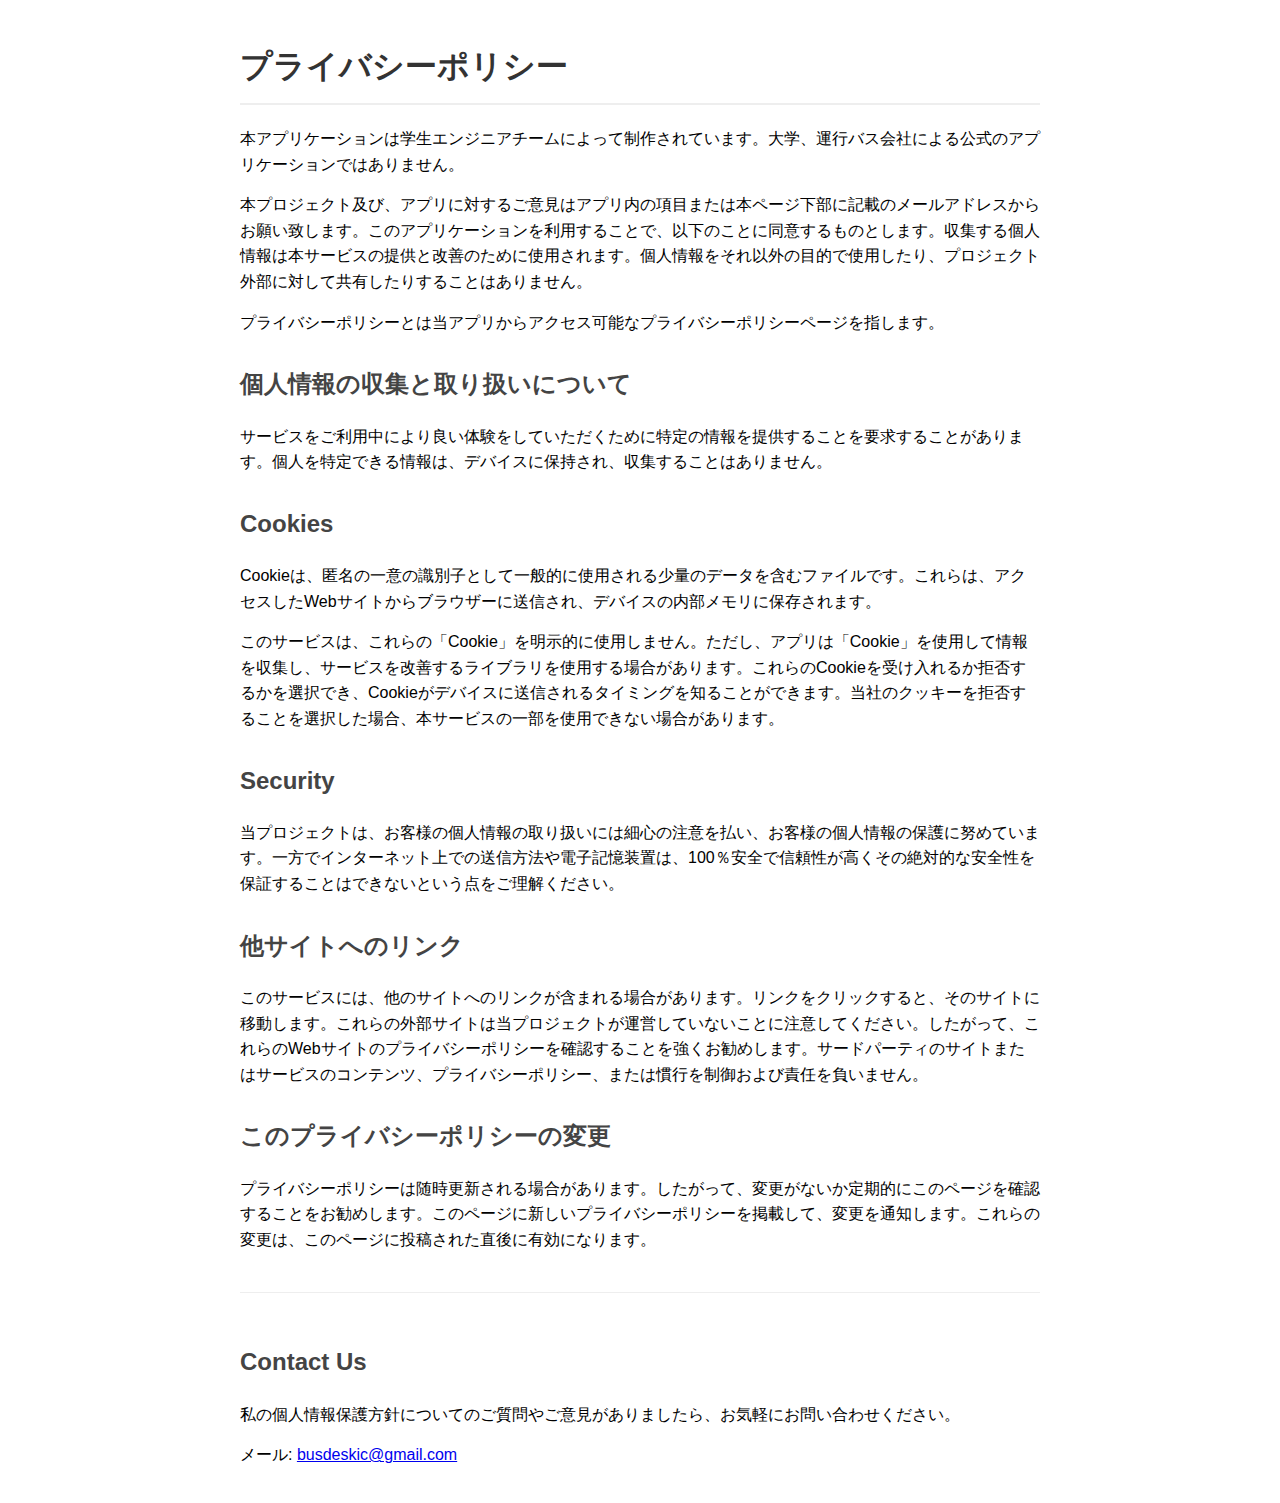
<file: src/static/index.html>
<!DOCTYPE html>
<html lang="ja">
<head>
    <meta charset="UTF-8">
    <meta name="viewport" content="width=device-width, initial-scale=1.0">
    <title>プライバシーポリシー</title>
    <style>
        body {
            font-family: 'Helvetica Neue', Arial, sans-serif;
            max-width: 800px;
            margin: 0 auto;
            padding: 20px;
            line-height: 1.6;
        }
        h1 {
            color: #333;
            border-bottom: 2px solid #eee;
            padding-bottom: 10px;
        }
        h2 {
            color: #444;
            margin-top: 30px;
        }
        p {
            margin: 15px 0;
        }
        .section {
            background-color: #f9f9f9;
            border-left: 4px solid #ccc;
            padding: 15px;
            margin: 20px 0;
        }
        .contact {
            margin-top: 40px;
            padding-top: 20px;
            border-top: 1px solid #eee;
        }
    </style>
</head>
<body>
    <h1>プライバシーポリシー</h1>
    
    <div>
        <p>本アプリケーションは学生エンジニアチームによって制作されています。大学、運行バス会社による公式のアプリケーションではありません。</p>
        <p>本プロジェクト及び、アプリに対するご意見はアプリ内の項目または本ページ下部に記載のメールアドレスからお願い致します。このアプリケーションを利用することで、以下のことに同意するものとします。収集する個人情報は本サービスの提供と改善のために使用されます。個人情報をそれ以外の目的で使用したり、プロジェクト外部に対して共有したりすることはありません。</p>
        <p>プライバシーポリシーとは当アプリからアクセス可能なプライバシーポリシーページを指します。</p>
    </div>

    <h2>個人情報の収集と取り扱いについて</h2>
    <p>サービスをご利用中により良い体験をしていただくために特定の情報を提供することを要求することがあります。個人を特定できる情報は、デバイスに保持され、収集することはありません。</p>

    <h2>Cookies</h2>
    <p>Cookieは、匿名の一意の識別子として一般的に使用される少量のデータを含むファイルです。これらは、アクセスしたWebサイトからブラウザーに送信され、デバイスの内部メモリに保存されます。</p>
    <p>このサービスは、これらの「Cookie」を明示的に使用しません。ただし、アプリは「Cookie」を使用して情報を収集し、サービスを改善するライブラリを使用する場合があります。これらのCookieを受け入れるか拒否するかを選択でき、Cookieがデバイスに送信されるタイミングを知ることができます。当社のクッキーを拒否することを選択した場合、本サービスの一部を使用できない場合があります。</p>

    <h2>Security</h2>
    <p>当プロジェクトは、お客様の個人情報の取り扱いには細心の注意を払い、お客様の個人情報の保護に努めています。一方でインターネット上での送信方法や電子記憶装置は、100％安全で信頼性が高くその絶対的な安全性を保証することはできないという点をご理解ください。</p>

    <h2>他サイトへのリンク</h2>
    <p>このサービスには、他のサイトへのリンクが含まれる場合があります。リンクをクリックすると、そのサイトに移動します。これらの外部サイトは当プロジェクトが運営していないことに注意してください。したがって、これらのWebサイトのプライバシーポリシーを確認することを強くお勧めします。サードパーティのサイトまたはサービスのコンテンツ、プライバシーポリシー、または慣行を制御および責任を負いません。</p>

    <h2>このプライバシーポリシーの変更</h2>
    <p>プライバシーポリシーは随時更新される場合があります。したがって、変更がないか定期的にこのページを確認することをお勧めします。このページに新しいプライバシーポリシーを掲載して、変更を通知します。これらの変更は、このページに投稿された直後に有効になります。</p>

    <div class="contact">
        <h2>Contact Us</h2>
        <p>私の個人情報保護方針についてのご質問やご意見がありましたら、お気軽にお問い合わせください。</p>
        <p>メール: <a href="mailto:busdeskic@gmail.com">busdeskic@gmail.com</a></p>
    </div>
</body>
</html>
</file>
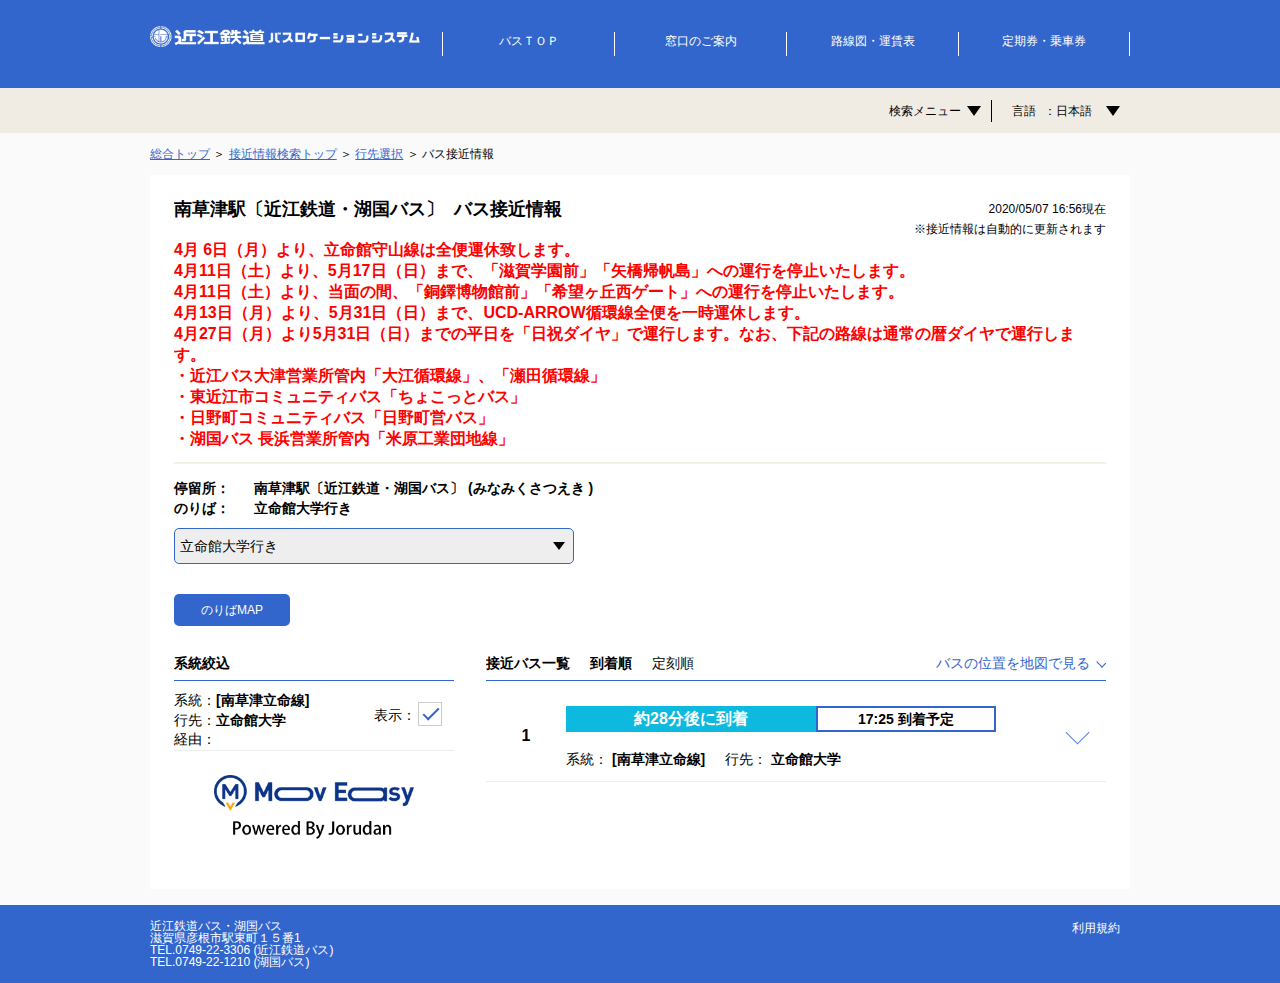
<file: Test/minakusa_to_rits_less_bus.html>
<!DOCTYPE html>
<!-- saved from url=(0385)https://ohmitetudo-bus.jorudan.biz/busstatedtl?mode=4&fr=%E5%8D%97%E8%8D%89%E6%B4%A5%E9%A7%85%E3%80%94%E8%BF%91%E6%B1%9F%E9%89%84%E9%81%93%E3%83%BB%E6%B9%96%E5%9B%BD%E3%83%90%E3%82%B9%E3%80%95&frsk=B&tosk=&dt=202005071655&dgmpl=%E5%8D%97%E8%8D%89%E6%B4%A5%E9%A7%85%E3%80%94%E8%BF%91%E6%B1%9F%E9%89%84%E9%81%93%E3%83%BB%E6%B9%96%E5%9B%BD%E3%83%90%E3%82%B9%E3%80%95%3A4%3A1&p=0%2C14%2C15 -->
<html lang="ja"><head prefix="og: http://ogp.me/ns# fb: http://ogp.me/ns/fb# article: http://ogp.me/ns/article#"><meta http-equiv="Content-Type" content="text/html; charset=UTF-8"><meta name="viewport" content="width=980">
    
    <meta name="viewport" content="width=device-width,initial-scale=1.0,maximum-scale=1.0,minimum-scale=1.0,user-scalable=no">
    <meta http-equiv="X-UA-Compatible" content="IE=edge">
    
<title>バス接近情報 | 接近情報検索トップ | 近江鉄道バス・湖国バス</title>

    <meta name="description" content="">
    <meta name="keywords" content="">
    
    <link rel="shortcut icon" href="https://ohmitetudo-bus.jorudan.biz//static/images/fabcon.ico" type="image/x-icon" media="all">
    <link href="https://ohmitetudo-bus.jorudan.biz/static/images/touch-icon-ipad.png" rel="apple-touch-icon-precomposed">
    <link href="https://ohmitetudo-bus.jorudan.biz/static/images/touch-icon-ipad.png" rel="apple-touch-icon-precomposed" sizes="76x76">
    <link href="https://ohmitetudo-bus.jorudan.biz/static/images/touch-icon-ipad-retina.png" rel="apple-touch-icon-precomposed" sizes="120x120">
    <link href="https://ohmitetudo-bus.jorudan.biz/static/images/touch-icon-iphone-retina.png" rel="apple-touch-icon-precomposed" sizes="152x152">
    
    <link rel="stylesheet" href="./minakusa_to_rits_less_bus_files/jquery-ui.min.css">
    


    
    
<link rel="stylesheet" href="./minakusa_to_rits_less_bus_files/b_busstatedtl.css">


    <script async="" src="./minakusa_to_rits_less_bus_files/analytics.js"></script><script src="./minakusa_to_rits_less_bus_files/jquery-1.10.2.min.js"></script>
    <script src="./minakusa_to_rits_less_bus_files/jquery-ui.min.js"></script>
    <script src="./minakusa_to_rits_less_bus_files/jtruncsubstr-1.0rc.js"></script>
    <script src="./minakusa_to_rits_less_bus_files/slick.min.js"></script>
    <script src="./minakusa_to_rits_less_bus_files/jquery.balloon.js"></script>
    <script src="./minakusa_to_rits_less_bus_files/jquery.ui.touch-punch.min.js"></script>
    <script src="./minakusa_to_rits_less_bus_files/moment.js"></script>
    


</head>
<body id="index" class="" style="">
    
    <input id="analytics_id" name="analytics_id" type="hidden" value="UA-96511429-1">
    

    <div id="mov-wrap">

        
    
<!-- ==================== mov-header ==================== -->
<header class="mov-header noprint">
    <div class="mov-inner">
        <h1 class="logoArea"><a href="https://ohmitetudo-bus.jorudan.biz/"><img src="./minakusa_to_rits_less_bus_files/logo.png" class="logoImg " alt=""></a></h1>

        <div class="mov-gnav">
            <nav id="menuList">
                <ul class="hideMenu">
                    <li class="gnavHead">会社別メニュー</li>

                    

                    <li class="menuObjPc ">
                        
                        <a href="http://www.ohmitetudo.co.jp/bus/index.html/" target="_blank" class="menuObj hideMenuList">バスＴＯＰ</a>
                        


                    </li>

                    

                    <li class="menuObjPc ">
                        
                        <a href="http://www.ohmitetudo.co.jp/bus/contactinformation/index.html/" target="_blank" class="menuObj hideMenuList">窓口のご案内</a>
                        


                    </li>

                    

                    <li class="menuObjPc ">
                        
                        <a href="http://www.ohmitetudo.co.jp/bus/rosen/index.html/" target="_blank" class="menuObj hideMenuList">路線図・運賃表</a>
                        


                    </li>

                    

                    <li class="menuObjPc ">
                        
                        <a href="http://www.ohmitetudo.co.jp/bus/pass/index.html/" target="_blank" class="menuObj hideMenuList">定期券・乗車券</a>
                        


                    </li>

                    

                </ul>
            </nav><!-- /#menuList -->

        </div>
    </div>
</header>

<!-- ==================== locHeader ==================== -->
<div class="locHeader noprint">
    <div class="mov-inner">

        <ul class="mov-locnav">
            
            <li class="mov-locnav-first locnavObjPc haschild">
                <a href="https://ohmitetudo-bus.jorudan.biz/busstatedtl?mode=4&amp;fr=%E5%8D%97%E8%8D%89%E6%B4%A5%E9%A7%85%E3%80%94%E8%BF%91%E6%B1%9F%E9%89%84%E9%81%93%E3%83%BB%E6%B9%96%E5%9B%BD%E3%83%90%E3%82%B9%E3%80%95&amp;frsk=B&amp;tosk=&amp;dt=202005071655&amp;dgmpl=%E5%8D%97%E8%8D%89%E6%B4%A5%E9%A7%85%E3%80%94%E8%BF%91%E6%B1%9F%E9%89%84%E9%81%93%E3%83%BB%E6%B9%96%E5%9B%BD%E3%83%90%E3%82%B9%E3%80%95%3A4%3A1&amp;p=0%2C14%2C15#locMenu1" class="locnavObj">検索メニュー</a>
                <div id="locMenu1" class="locMenu" style="display:none;">
                    
                    <p><a href="https://ohmitetudo-bus.jorudan.biz/route" target="_self">経路検索</a></p>
                    
                    <p><a href="https://ohmitetudo-bus.jorudan.biz/diagram" target="_self">時刻表検索</a></p>
                    
                    <p><a href="https://ohmitetudo-bus.jorudan.biz/busstate" target="_self">接近情報検索</a></p>
                    
                </div>
            </li>

            
             <!-- ohmi custom -->
            
            <li id="locLangHeader" class="mov-locnav-first locnavObjPc haschild">
                <a href="https://ohmitetudo-bus.jorudan.biz/busstatedtl?mode=4&amp;fr=%E5%8D%97%E8%8D%89%E6%B4%A5%E9%A7%85%E3%80%94%E8%BF%91%E6%B1%9F%E9%89%84%E9%81%93%E3%83%BB%E6%B9%96%E5%9B%BD%E3%83%90%E3%82%B9%E3%80%95&amp;frsk=B&amp;tosk=&amp;dt=202005071655&amp;dgmpl=%E5%8D%97%E8%8D%89%E6%B4%A5%E9%A7%85%E3%80%94%E8%BF%91%E6%B1%9F%E9%89%84%E9%81%93%E3%83%BB%E6%B9%96%E5%9B%BD%E3%83%90%E3%82%B9%E3%80%95%3A4%3A1&amp;p=0%2C14%2C15#locMenu2" class="locnavObj">言語<span class="langArea">日本語</span></a>
                
                <div id="locMenu2" class="locMenu" style="display:none;">
                    <p class="locNavHead"><span>言語</span></p>
                    
                            <p><a href="https://ohmitetudo-bus.jorudan.biz/chglng?page=busstatedtl&amp;mode=4&amp;fr=%E5%8D%97%E8%8D%89%E6%B4%A5%E9%A7%85%E3%80%94%E8%BF%91%E6%B1%9F%E9%89%84%E9%81%93%E3%83%BB%E6%B9%96%E5%9B%BD%E3%83%90%E3%82%B9%E3%80%95&amp;frsk=B&amp;tosk=&amp;dt=202005071655&amp;dgmpl=%E5%8D%97%E8%8D%89%E6%B4%A5%E9%A7%85%E3%80%94%E8%BF%91%E6%B1%9F%E9%89%84%E9%81%93%E3%83%BB%E6%B9%96%E5%9B%BD%E3%83%90%E3%82%B9%E3%80%95%3A4%3A1&amp;p=0%2C14%2C15%2C16" target="_self">日本語</a></p>
                    
                            <p><a href="https://ohmitetudo-bus.jorudan.biz/en/chglng?page=busstatedtl&amp;mode=4&amp;fr=%E5%8D%97%E8%8D%89%E6%B4%A5%E9%A7%85%E3%80%94%E8%BF%91%E6%B1%9F%E9%89%84%E9%81%93%E3%83%BB%E6%B9%96%E5%9B%BD%E3%83%90%E3%82%B9%E3%80%95&amp;frsk=B&amp;tosk=&amp;dt=202005071655&amp;dgmpl=%E5%8D%97%E8%8D%89%E6%B4%A5%E9%A7%85%E3%80%94%E8%BF%91%E6%B1%9F%E9%89%84%E9%81%93%E3%83%BB%E6%B9%96%E5%9B%BD%E3%83%90%E3%82%B9%E3%80%95%3A4%3A1&amp;p=0%2C14%2C15%2C16" target="_self">ENGLISH</a></p>
                    
                </div>
               
            </li>
            
            <!-- ohmi custom -->
        </ul>
    </div>
</div>

<!-- ==================== mov-contents ==================== -->


        


        <!--<div id="contentsArea">-->
        <div class="mov-contents">
            

<ul class="pc breadcrumb noprint">
    
    <li class="mouseon">
<a href="https://ohmitetudo-bus.jorudan.biz/">総合トップ
</a>
</li>

    
    <li class="mouseon breadcrumbNow">
<a href="https://ohmitetudo-bus.jorudan.biz/busstate">接近情報検索トップ
</a>
</li>

    
    <li class="mouseon breadcrumbNow">
<a href="https://ohmitetudo-bus.jorudan.biz/busstatepole?mode=4&amp;fr=%E5%8D%97%E8%8D%89%E6%B4%A5%E9%A7%85%E3%80%94%E8%BF%91%E6%B1%9F%E9%89%84%E9%81%93%E3%83%BB%E6%B9%96%E5%9B%BD%E3%83%90%E3%82%B9%E3%80%95&amp;frsk=B&amp;tosk=&amp;dt=202005071655&amp;dgmpl=%E5%8D%97%E8%8D%89%E6%B4%A5%E9%A7%85%E3%80%94%E8%BF%91%E6%B1%9F%E9%89%84%E9%81%93%E3%83%BB%E6%B9%96%E5%9B%BD%E3%83%90%E3%82%B9%E3%80%95%3A4%3A1&amp;p=0%2C14%2C15%2C16">行先選択
</a>
</li>

    
    <li class="breadcrumbNow">
バス接近情報
</li>

    
</ul>

            <div class="mov-inner">
                



    <input id="params" name="params" type="hidden" value="mode=4&amp;fr=%E5%8D%97%E8%8D%89%E6%B4%A5%E9%A7%85%E3%80%94%E8%BF%91%E6%B1%9F%E9%89%84%E9%81%93%E3%83%BB%E6%B9%96%E5%9B%BD%E3%83%90%E3%82%B9%E3%80%95&amp;frsk=B&amp;tosk=&amp;dt=202005071655&amp;dgmpl=%E5%8D%97%E8%8D%89%E6%B4%A5%E9%A7%85%E3%80%94%E8%BF%91%E6%B1%9F%E9%89%84%E9%81%93%E3%83%BB%E6%B9%96%E5%9B%BD%E3%83%90%E3%82%B9%E3%80%95%3A4%3A1&amp;p=0%2C14%2C15%2C16">
<input id="mode" name="mode" type="hidden" value="4">
<input id="kkbn" name="kkbn" type="hidden" value="">
<input id="kkbnint" name="kkbnint" type="hidden" value="">
<input id="lng" name="lng" type="hidden" value="0">
<input id="showstcode" name="showstcode" type="hidden" value="False">


<input id="navparams" name="navparams" type="hidden" value="">
<input id="usemore" name="usemore" type="hidden" value="0">
<input id="mode_c" name="mode_c" type="hidden" value="">

<input id="sort4" name="sort4" type="hidden" value="0">
<input id="dgmpl" name="dgmpl" type="hidden" value="南草津駅〔近江鉄道・湖国バス〕:4:1">
<input id="viewqrcode" name="viewqrcode" type="hidden" value="False">
<input id="autoupdate" name="autoupdate" type="hidden" value="30">
<input id="mystatelabels" name="mystatelabels" type="hidden" value="&amp;stationtitle=%E5%81%9C%E7%95%99%E6%89%80&amp;keito=%E7%B3%BB%E7%B5%B1&amp;save=My%E6%8E%A5%E8%BF%91%E6%83%85%E5%A0%B1%E7%99%BB%E9%8C%B2&amp;search=%E6%A4%9C%E7%B4%A2&amp;error_nosave=My%E6%8E%A5%E8%BF%91%E6%83%85%E5%A0%B1%E7%99%BB%E9%8C%B2%E3%81%AB%E5%A4%B1%E6%95%97%E3%81%97%E3%81%BE%E3%81%97%E3%81%9F%E3%80%82&amp;success=My%E6%8E%A5%E8%BF%91%E6%83%85%E5%A0%B1%E3%81%AE%E7%99%BB%E9%8C%B2%E3%81%8C%E5%AE%8C%E4%BA%86%E3%81%97%E3%81%BE%E3%81%97%E3%81%9F%E3%80%82&amp;closebutton=%E9%96%89%E3%81%98%E3%82%8B&amp;deletebutton=%E5%89%8A%E9%99%A4&amp;noriba=%E3%81%AE%E3%82%8A%E3%81%B0&amp;error_max=My%E6%8E%A5%E8%BF%91%E6%83%85%E5%A0%B1%E3%81%AB%E7%99%BB%E9%8C%B2%E3%81%A7%E3%81%8D%E3%82%8B%E4%B8%8A%E9%99%90%E3%81%AB%E9%81%94%E3%81%97%E3%81%BE%E3%81%97%E3%81%9F%E3%80%82TOP%E7%94%BB%E9%9D%A2%E3%82%88%E3%82%8A%E5%89%8A%E9%99%A4%E3%82%92%E8%A1%8C%E3%81%A3%E3%81%A6%E3%81%8F%E3%81%A0%E3%81%95%E3%81%84%E3%80%82&amp;savebutton=%E7%99%BB%E9%8C%B2&amp;nodata=%E7%99%BB%E9%8C%B2%E3%81%AF%E3%81%82%E3%82%8A%E3%81%BE%E3%81%9B%E3%82%93&amp;delete=%E5%89%8A%E9%99%A4">
<input id="setbtns" name="setbtns" type="hidden" value="バスの位置を地図で見る:地図を閉じる">

<input type="hidden" id="station_prms" value="南草津駅〔近江鉄道・湖国バス〕:4:南草津駅〔近江鉄道・湖国バス〕:1250">
<input type="hidden" id="view_pole_name" value="立命館大学行き">
<input type="hidden" id="showlist_open" value="1">



<!-- ==================== 接近情報 ==================== -->
<div class="timetableArea">
    <div class="borderBlock">
        <div class="pageTtl">
            <p class="fl">
                南草津駅〔近江鉄道・湖国バス〕
                &nbsp;バス接近情報
            </p>
            <div class="afterTx">
                <p class="fclear txtRight">
                    <span id="datetimeStr">2020/05/07 16:56現在</span>
                </p>
                
                <p class="fclear txtRight">
                    ※接近情報は自動的に更新されます
                </p>
                
                
            </div>
            <p class="fl">
                <font color="red" size="3">
                    4月 6日（月）より、立命館守山線は全便運休致します。<br>
                    4月11日（土）より、5月17日（日）まで、「滋賀学園前」「矢橋帰帆島」への運行を停止いたします。<br>
                    4月11日（土）より、当面の間、「銅鐸博物館前」「希望ヶ丘西ゲート」への運行を停止いたします。<br>
                    4月13日（月）より、5月31日（日）まで、UCD-ARROW循環線全便を一時運休します。<br>
                    4月27日（月）より5月31日（日）までの平日を「日祝ダイヤ」で運行します。なお、下記の路線は通常の暦ダイヤで運行します。<br>
                    ・近江バス大津営業所管内「大江循環線」、「瀬田循環線」<br>
                    ・東近江市コミュニティバス「ちょこっとバス」<br>
                    ・日野町コミュニティバス「日野町営バス」<br>
                    ・湖国バス 長浜営業所管内「米原工業団地線」<br>
                </font>
            </p>
        </div>

        <input type="hidden" id="mappoleprms" value="南草津駅〔近江鉄道・湖国バス〕:南草津駅〔近江鉄道・湖国バス〕:4:1250:1250-4:立命館大学行き:35.0039159541:135.94788888:">
    </div>
    <div class="borderBlock">
        <dl class="stationHead">
            <dt>停留所：</dt>
            <dd>
                南草津駅〔近江鉄道・湖国バス〕<br class="sp" style="display: none;">
                (みなみくさつえき
                
                )
            </dd>
            <dt>のりば：</dt>
            <dd>立命館大学行き</dd>
        </dl>

        <form action="https://ohmitetudo-bus.jorudan.biz/busstatedtl?mode=4&amp;fr=%E5%8D%97%E8%8D%89%E6%B4%A5%E9%A7%85%E3%80%94%E8%BF%91%E6%B1%9F%E9%89%84%E9%81%93%E3%83%BB%E6%B9%96%E5%9B%BD%E3%83%90%E3%82%B9%E3%80%95&amp;frsk=B&amp;tosk=&amp;dt=202005071655&amp;dgmpl=%E5%8D%97%E8%8D%89%E6%B4%A5%E9%A7%85%E3%80%94%E8%BF%91%E6%B1%9F%E9%89%84%E9%81%93%E3%83%BB%E6%B9%96%E5%9B%BD%E3%83%90%E3%82%B9%E3%80%95%3A4%3A1&amp;p=0%2C14%2C15">
            
            <div class="selectArea noprint">
                <div class="selectTxt">立命館大学行き</div>
                <select name="" id="selectPole" class="fType selectObj">
                    
                    
                    <option value="南草津駅〔近江鉄道・湖国バス〕:0:南草津駅〔近江鉄道・湖国バス〕:1250">南草津駅行き </option>
                    
                    
                    
                    <option value="南草津駅〔近江鉄道・湖国バス〕:1:南草津駅〔近江鉄道・湖国バス〕:1250">1番のりば </option>
                    
                    
                    
                    <option value="南草津駅〔近江鉄道・湖国バス〕:3:南草津駅〔近江鉄道・湖国バス〕:1250">立命館大学・かがやきの丘行き </option>
                    
                    
                    
                    <option value="南草津駅〔近江鉄道・湖国バス〕:4:南草津駅〔近江鉄道・湖国バス〕:1250" selected="selected">立命館大学行き </option>
                    
                    
                    
                    <option value="南草津駅〔近江鉄道・湖国バス〕:5:南草津駅〔近江鉄道・湖国バス〕:1250">松ヶ丘七丁目・県立長寿社会福祉センタ－・パナソニッ </option>
                    
                    
                </select>
            </div>
            
        </form>
        <ul class="option pc">
            <li id="qrcode">
                
            </li>

        </ul>
    </div>
</div>
<!-- /timetableArea -->
<!-- ==================== ボタンエリア ==================== -->
<div class="borderBlock">
    <ul class="btnArea listBtn1 noprint">
        

        <li>
            <a id="btnNoribaMap" href="javascript:void(0);" class="btn mouseon">
                のりばMAP
            </a>
        </li>
    </ul>
</div>
<div class="cf">
    <!-- ==================== 系統一覧 ==================== -->
    <div class="typeSelect noprint">
        <p class="ttl">
            系統絞込
            <span class="typeSelectTtl close sp" style="display: none;">開く▼</span>
        </p>
        <div class="typeBoxOuter">
            
            <div class="typeBox">
                <p class="typeTx">系統：<span class="fwb">[南草津立命線]</span></p>
                <p class="typeTx">行先：<span class="fwb">立命館大学</span></p>
                
                <p class="typeTx">経由：<span class="fwb"></span></p>
                
                <div class="checkArea">
                    
                    <input type="checkbox" id="keitou_checkbox_0" class="keitou_checkbox" value="1:70069,1:71073,1:71093" checked="">
                    
                    <label for="keitou_checkbox_0">表示：</label>
                    <input type="hidden" value="[南草津立命線]" class="keitou_name">
                </div>
            </div>
            
        </div>
        <!-- /typeBoxOuter -->
        <div class="logoColor pc">
            <img src="./minakusa_to_rits_less_bus_files/logo_poweredorudan.png" alt="">
        </div>
    </div>


    <!-- ==================== 接近情報一覧 ==================== -->
    <div class="busState">
        <div class="ttl ttl_bslist">
            <p class="fl">接近バス一覧</p>
            <p class="fl menu">
                <a class="busstateSortLink fwb" href="javascript:void(0);">
                    到着順
                    <input type="hidden" class="sort4" value="0">
                </a>
            </p>
            <p class="fl menu">
                <a class="busstateSortLink " href="javascript:void(0);">
                    定刻順
                    <input type="hidden" class="sort4" value="1">
                </a>
            </p>
            <p class="fr menu eventLink pc">
                <a id="" class="maplink" href="javascript:void(0);">バスの位置を地図で見る</a>
            </p>
            <p class="fclear menu eventLink sp" style="display: none;">
                <a id="" class="maplink fnt12" href="javascript:void(0);">バスの位置を地図で見る</a>
            </p>
            <div class="resultMap" style="display:none;">
                <ul class="mapArea">
                    <li class="mapList">
                        <div class="mapInner">
                            <p class="mb8 fnt12">現在位置周辺地図</p>
                            <p class="mb8 fnt12 fwn">※バスアイコンをクリックすることで、詳細情報を確認できます</p>
                            <iframe class="map1" src="./minakusa_to_rits_less_bus_files/saved_resource.html" style="border:0" allowfullscreen=""></iframe>
                        </div>
                    </li>
                </ul>
            </div>
        </div>

        <ul class="tabCnt cf">
            <!-- タブ大枠1 -->
            <li>
                <!-- SP -->
                <div class="sp" style="display: none;">
                    <div class="tableBlock">
                        <dl class="sp busstateArea tableBox" style="display: none;">
                            

                            
                            <!-- 接近情報 sp -->
<dd class="sp tableDetail divbusstate " style="display: none;">
    <input type="hidden" class="syakyokucode" value="52200740">
    <input type="hidden" class="guid" value="7ba6913b-fef2-4e2a-8ac7-2b1ea1ef719b">
    <input type="hidden" class="busstateprms" value="1:34.9850679754:135.948189723:337:7ba6913b-fef2-4e2a-8ac7-2b1ea1ef719b:71073:0:[南草津立命線]:立命館大学:---:約28分後に到着:17__________25 到着予定">
    <input type="hidden" class="tatewari_keitoucode" value="1:71073">
    <input type="hidden" class="bus_key" value="71073:0:1045:71073">

    <ul class="bsul">
        <li class="header">
            <span class="bsno">1</span> | 17:25 到着予定
        </li>
        
        <li class="more_min">約28分後に到着</li>
        
        <li class="time">
            17:25 到着予定
        </li>

        <li>
            <span class="bsmidashi">系統：</span>
            [南草津立命線]
        </li>
        <li>
            <span class="bsmidashi">行先：</span>
            立命館大学
        </li>

    </ul>

    <div class="moreArea" style="display:none;">
        <ul class="bsul">
            
            
            <li class="">
                <span class="bsmidashi">定刻：</span>
                17:25&nbsp;<span class="bsmidashi">(定時運行)</span>
            </li>
            
            
            <li>
                <span class="bsmidashi">経由：</span>
                ---
            </li>
            
        </ul>
        
        
        <ul class="bsul checkArea">
            <li>
                <span class="bsmidashi">
                    
                    <input type="checkbox" id="busstaetemap_sp_1" class="busstaetemap" checked="">
                    
                    <label class="busstaetemap_label" for="busstaetemap_sp_1">地図にバス位置を表示する：</label>
                </span>
            </li>
        </ul>
        
        <!--<ul class="bsul_hanrei">
            <li>
                スロープ
            </li>
            <li>
                ノンステップ
            </li>
            <li>
                項目3
            </li>
            <li>
                項目4
            </li>
        </ul>-->
        
        

        

        
    </div>
</dd>
                            

                            
                        </dl>
                    </div>

                    <div class="sp busstateNoResult jError Errmessage notview" style="display: none;">
                        現在バス接近情報がありません
                    </div>
                </div>
                <!-- /SP版ここまで -->
                <!-- PC -->
                <div class="pc busstateArea">
                    
                    

                    
                    <!-- 接近情報 pc -->
<div class="pc divbusstate ">
    <input type="hidden" class="syakyokucode" value="52200740">
    <input type="hidden" class="guid" value="7ba6913b-fef2-4e2a-8ac7-2b1ea1ef719b">
    <input type="hidden" class="busstateprms" value="1:34.9850679754:135.948189723:337:7ba6913b-fef2-4e2a-8ac7-2b1ea1ef719b:71073:0:[南草津立命線]:立命館大学:---:約28分後に到着:17__________25 到着予定">
    <input type="hidden" class="tatewari_keitoucode" value="1:71073">
    <input type="hidden" class="bus_key" value="71073:0:1045:71073">

    <div class="fl bsno">1</div>
    <div class="fl bsdtl">
        <ul class="bsul first">
            
            <li class="more_min">約28分後に到着</li>
            
            <li class="time">
                17:25 到着予定
            </li>

        </ul>
        <ul class="bsul">
            <li>
                <span class="bsmidashi">系統：</span>
                [南草津立命線]
            </li>
            <li>
                <span class="bsmidashi">行先：</span>
                立命館大学
            </li>
        </ul>
        <div class="moreArea" style="display:none;">
            
            
            <ul class="bsul">
                <li>
                    <span class="bsmidashi">定刻：</span>
                    17:25
                </li>
                <li>
                    <span class="bsmidashi">(定時運行)</span>
                </li>
            </ul>
            
            
            <ul class="bsul">
                <li>
                    <span class="bsmidashi">経由：</span>
                    ---
                </li>
            </ul>    
                    
            
            
            <ul class="bsul checkArea">
                <li>
                    <span class="bsmidashi">
                        
                        <input type="checkbox" id="busstaetemap_pc_1" class="busstaetemap" checked="">
                        
                        <label class="busstaetemap_label" for="busstaetemap_pc_1">地図にバス位置を表示する：</label>
                    </span>
                </li>
            </ul>
            
            <!--<ul class="bsul_hanrei">
                <li>
                    スロープ
                </li>
                <li>
                    ノンステップ
                </li>
                <li>
                    項目3
                </li>
                <li>
                    項目4
                </li>
            </ul>-->
            
            

            
            
        </div>
    </div>
</div>
                    

                    
                    
                    <div class="pc busstateNoResult jError Errmessage notview" style="display: block;">
                        現在バス接近情報がありません
                    </div>
                </div>
                <!-- /PC版ここまで -->
            </li>
        </ul>
    </div>
</div>

<div class="logoColor sp" style="display: none;">
    <img src="./minakusa_to_rits_less_bus_files/logo_poweredorudan.png" alt="">
</div>




            </div>
        </div>
        <div id="pagetop" class="noprint" style="display: none;"><a class="pagetopBtn" href="https://ohmitetudo-bus.jorudan.biz/busstatedtl?mode=4&amp;fr=%E5%8D%97%E8%8D%89%E6%B4%A5%E9%A7%85%E3%80%94%E8%BF%91%E6%B1%9F%E9%89%84%E9%81%93%E3%83%BB%E6%B9%96%E5%9B%BD%E3%83%90%E3%82%B9%E3%80%95&amp;frsk=B&amp;tosk=&amp;dt=202005071655&amp;dgmpl=%E5%8D%97%E8%8D%89%E6%B4%A5%E9%A7%85%E3%80%94%E8%BF%91%E6%B1%9F%E9%89%84%E9%81%93%E3%83%BB%E6%B9%96%E5%9B%BD%E3%83%90%E3%82%B9%E3%80%95%3A4%3A1&amp;p=0%2C14%2C15">PAGE TOP</a></div>

        <footer class="mov-footer noprint">
            <div class="mov-footer-inner cf">
                <nav class="mov-footer-menu">
                    <ul>
                        <li><a href="https://ohmitetudo-bus.jorudan.biz/termsofuse">利用規約</a></li>
                    </ul>
                </nav>
                <ul class="copyright">
                    
                    <li>近江鉄道バス・湖国バス</li>
                    
                    <li>滋賀県彦根市駅東町１５番1</li>
                    
                    <li>TEL.0749-22-3306 (近江鉄道バス)</li>
                    
                    <li>TEL.0749-22-1210 (湖国バス)</li>
                    
                </ul>
            </div>
        </footer>

    </div><!-- / #wrap -->

    
<script src="./minakusa_to_rits_less_bus_files/b_busstatedtl.js"></script>


    <!--<script src="./static/js/tracking.js"></script>-->


    <style type="text/css">
        
        
    </style>


</body></html>
</file>
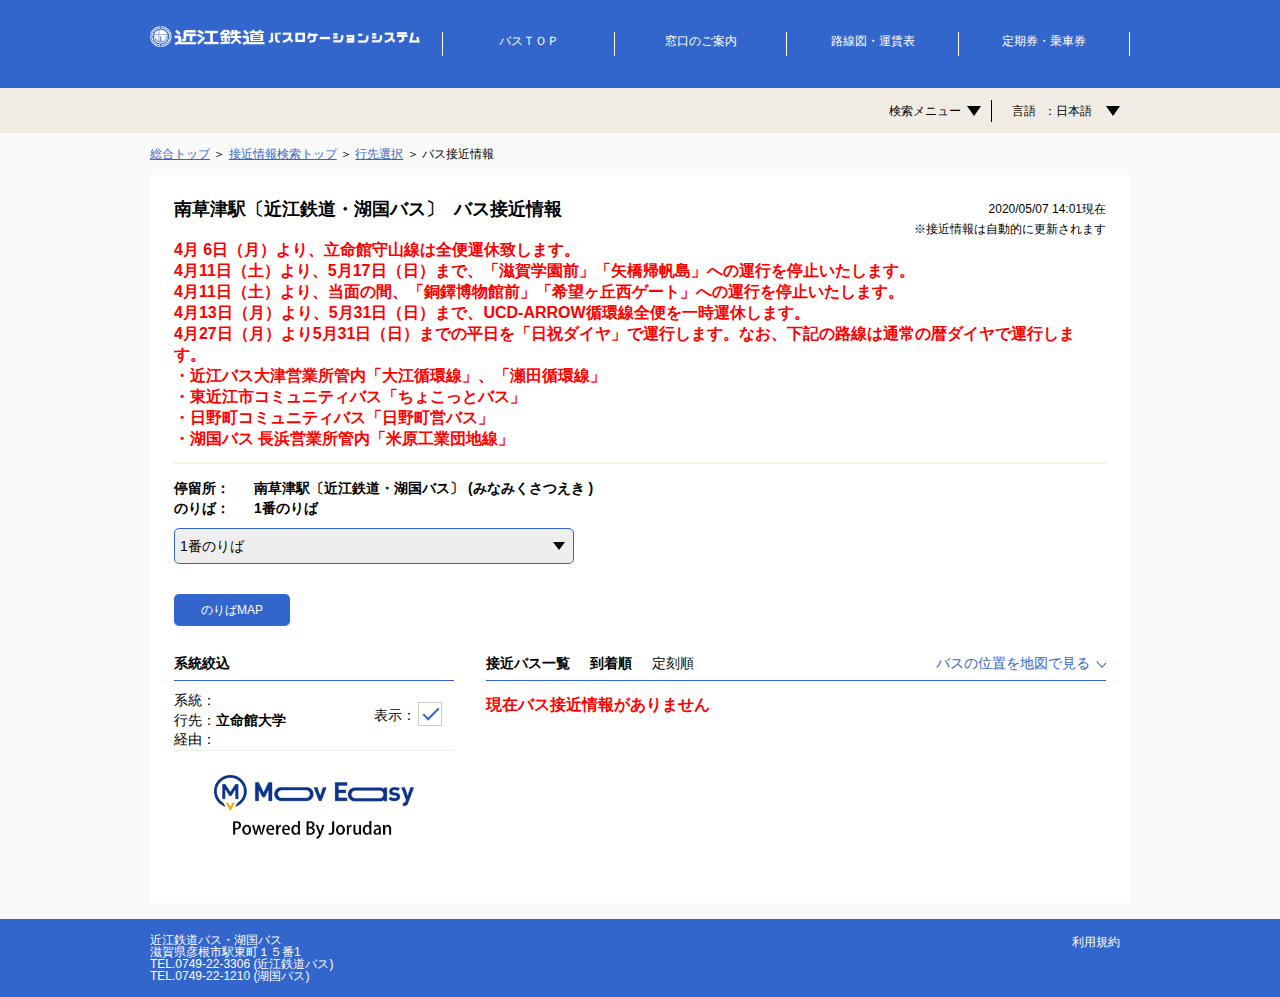
<file: Test/None.html>
<!DOCTYPE html>
<!-- saved from url=(0385)https://ohmitetudo-bus.jorudan.biz/busstatedtl?mode=4&fr=%E5%8D%97%E8%8D%89%E6%B4%A5%E9%A7%85%E3%80%94%E8%BF%91%E6%B1%9F%E9%89%84%E9%81%93%E3%83%BB%E6%B9%96%E5%9B%BD%E3%83%90%E3%82%B9%E3%80%95&frsk=B&tosk=&dt=202005071401&dgmpl=%E5%8D%97%E8%8D%89%E6%B4%A5%E9%A7%85%E3%80%94%E8%BF%91%E6%B1%9F%E9%89%84%E9%81%93%E3%83%BB%E6%B9%96%E5%9B%BD%E3%83%90%E3%82%B9%E3%80%95%3A1%3A1&p=0%2C14%2C15 -->
<html lang="ja"><head prefix="og: http://ogp.me/ns# fb: http://ogp.me/ns/fb# article: http://ogp.me/ns/article#"><meta http-equiv="Content-Type" content="text/html; charset=UTF-8"><meta name="viewport" content="width=980">
    
    <meta name="viewport" content="width=device-width,initial-scale=1.0,maximum-scale=1.0,minimum-scale=1.0,user-scalable=no">
    <meta http-equiv="X-UA-Compatible" content="IE=edge">
    
<title>バス接近情報 | 接近情報検索トップ | 近江鉄道バス・湖国バス</title>

    <meta name="description" content="">
    <meta name="keywords" content="">
    
    <link rel="shortcut icon" href="https://ohmitetudo-bus.jorudan.biz//static/images/fabcon.ico" type="image/x-icon" media="all">
    <link href="https://ohmitetudo-bus.jorudan.biz/static/images/touch-icon-ipad.png" rel="apple-touch-icon-precomposed">
    <link href="https://ohmitetudo-bus.jorudan.biz/static/images/touch-icon-ipad.png" rel="apple-touch-icon-precomposed" sizes="76x76">
    <link href="https://ohmitetudo-bus.jorudan.biz/static/images/touch-icon-ipad-retina.png" rel="apple-touch-icon-precomposed" sizes="120x120">
    <link href="https://ohmitetudo-bus.jorudan.biz/static/images/touch-icon-iphone-retina.png" rel="apple-touch-icon-precomposed" sizes="152x152">
    
    <link rel="stylesheet" href="./None_files/jquery-ui.min.css">
    


    
    
<link rel="stylesheet" href="./None_files/b_busstatedtl.css">


    <script async="" src="./None_files/analytics.js"></script><script src="./None_files/jquery-1.10.2.min.js"></script>
    <script src="./None_files/jquery-ui.min.js"></script>
    <script src="./None_files/jtruncsubstr-1.0rc.js"></script>
    <script src="./None_files/slick.min.js"></script>
    <script src="./None_files/jquery.balloon.js"></script>
    <script src="./None_files/jquery.ui.touch-punch.min.js"></script>
    <script src="./None_files/moment.js"></script>
    


</head>
<body id="index" class="" style="">
    
    <input id="analytics_id" name="analytics_id" type="hidden" value="UA-96511429-1">
    

    <div id="mov-wrap">

        
    
<!-- ==================== mov-header ==================== -->
<header class="mov-header noprint">
    <div class="mov-inner">
        <h1 class="logoArea"><a href="https://ohmitetudo-bus.jorudan.biz/"><img src="./None_files/logo.png" class="logoImg " alt=""></a></h1>

        <div class="mov-gnav">
            <nav id="menuList">
                <ul class="hideMenu">
                    <li class="gnavHead">会社別メニュー</li>

                    

                    <li class="menuObjPc ">
                        
                        <a href="http://www.ohmitetudo.co.jp/bus/index.html/" target="_blank" class="menuObj hideMenuList">バスＴＯＰ</a>
                        


                    </li>

                    

                    <li class="menuObjPc ">
                        
                        <a href="http://www.ohmitetudo.co.jp/bus/contactinformation/index.html/" target="_blank" class="menuObj hideMenuList">窓口のご案内</a>
                        


                    </li>

                    

                    <li class="menuObjPc ">
                        
                        <a href="http://www.ohmitetudo.co.jp/bus/rosen/index.html/" target="_blank" class="menuObj hideMenuList">路線図・運賃表</a>
                        


                    </li>

                    

                    <li class="menuObjPc ">
                        
                        <a href="http://www.ohmitetudo.co.jp/bus/pass/index.html/" target="_blank" class="menuObj hideMenuList">定期券・乗車券</a>
                        


                    </li>

                    

                </ul>
            </nav><!-- /#menuList -->

        </div>
    </div>
</header>

<!-- ==================== locHeader ==================== -->
<div class="locHeader noprint">
    <div class="mov-inner">

        <ul class="mov-locnav">
            
            <li class="mov-locnav-first locnavObjPc haschild">
                <a href="https://ohmitetudo-bus.jorudan.biz/busstatedtl?mode=4&amp;fr=%E5%8D%97%E8%8D%89%E6%B4%A5%E9%A7%85%E3%80%94%E8%BF%91%E6%B1%9F%E9%89%84%E9%81%93%E3%83%BB%E6%B9%96%E5%9B%BD%E3%83%90%E3%82%B9%E3%80%95&amp;frsk=B&amp;tosk=&amp;dt=202005071401&amp;dgmpl=%E5%8D%97%E8%8D%89%E6%B4%A5%E9%A7%85%E3%80%94%E8%BF%91%E6%B1%9F%E9%89%84%E9%81%93%E3%83%BB%E6%B9%96%E5%9B%BD%E3%83%90%E3%82%B9%E3%80%95%3A1%3A1&amp;p=0%2C14%2C15#locMenu1" class="locnavObj">検索メニュー</a>
                <div id="locMenu1" class="locMenu" style="display:none;">
                    
                    <p><a href="https://ohmitetudo-bus.jorudan.biz/route" target="_self">経路検索</a></p>
                    
                    <p><a href="https://ohmitetudo-bus.jorudan.biz/diagram" target="_self">時刻表検索</a></p>
                    
                    <p><a href="https://ohmitetudo-bus.jorudan.biz/busstate" target="_self">接近情報検索</a></p>
                    
                </div>
            </li>

            
             <!-- ohmi custom -->
            
            <li id="locLangHeader" class="mov-locnav-first locnavObjPc haschild">
                <a href="https://ohmitetudo-bus.jorudan.biz/busstatedtl?mode=4&amp;fr=%E5%8D%97%E8%8D%89%E6%B4%A5%E9%A7%85%E3%80%94%E8%BF%91%E6%B1%9F%E9%89%84%E9%81%93%E3%83%BB%E6%B9%96%E5%9B%BD%E3%83%90%E3%82%B9%E3%80%95&amp;frsk=B&amp;tosk=&amp;dt=202005071401&amp;dgmpl=%E5%8D%97%E8%8D%89%E6%B4%A5%E9%A7%85%E3%80%94%E8%BF%91%E6%B1%9F%E9%89%84%E9%81%93%E3%83%BB%E6%B9%96%E5%9B%BD%E3%83%90%E3%82%B9%E3%80%95%3A1%3A1&amp;p=0%2C14%2C15#locMenu2" class="locnavObj">言語<span class="langArea">日本語</span></a>
                
                <div id="locMenu2" class="locMenu" style="display:none;">
                    <p class="locNavHead"><span>言語</span></p>
                    
                            <p><a href="https://ohmitetudo-bus.jorudan.biz/chglng?page=busstatedtl&amp;mode=4&amp;fr=%E5%8D%97%E8%8D%89%E6%B4%A5%E9%A7%85%E3%80%94%E8%BF%91%E6%B1%9F%E9%89%84%E9%81%93%E3%83%BB%E6%B9%96%E5%9B%BD%E3%83%90%E3%82%B9%E3%80%95&amp;frsk=B&amp;tosk=&amp;dt=202005071401&amp;dgmpl=%E5%8D%97%E8%8D%89%E6%B4%A5%E9%A7%85%E3%80%94%E8%BF%91%E6%B1%9F%E9%89%84%E9%81%93%E3%83%BB%E6%B9%96%E5%9B%BD%E3%83%90%E3%82%B9%E3%80%95%3A1%3A1&amp;p=0%2C14%2C15%2C16" target="_self">日本語</a></p>
                    
                            <p><a href="https://ohmitetudo-bus.jorudan.biz/en/chglng?page=busstatedtl&amp;mode=4&amp;fr=%E5%8D%97%E8%8D%89%E6%B4%A5%E9%A7%85%E3%80%94%E8%BF%91%E6%B1%9F%E9%89%84%E9%81%93%E3%83%BB%E6%B9%96%E5%9B%BD%E3%83%90%E3%82%B9%E3%80%95&amp;frsk=B&amp;tosk=&amp;dt=202005071401&amp;dgmpl=%E5%8D%97%E8%8D%89%E6%B4%A5%E9%A7%85%E3%80%94%E8%BF%91%E6%B1%9F%E9%89%84%E9%81%93%E3%83%BB%E6%B9%96%E5%9B%BD%E3%83%90%E3%82%B9%E3%80%95%3A1%3A1&amp;p=0%2C14%2C15%2C16" target="_self">ENGLISH</a></p>
                    
                </div>
               
            </li>
            
            <!-- ohmi custom -->
        </ul>
    </div>
</div>

<!-- ==================== mov-contents ==================== -->


        


        <!--<div id="contentsArea">-->
        <div class="mov-contents">
            

<ul class="pc breadcrumb noprint">
    
    <li class="mouseon">
<a href="https://ohmitetudo-bus.jorudan.biz/">総合トップ
</a>
</li>

    
    <li class="mouseon breadcrumbNow">
<a href="https://ohmitetudo-bus.jorudan.biz/busstate">接近情報検索トップ
</a>
</li>

    
    <li class="mouseon breadcrumbNow">
<a href="https://ohmitetudo-bus.jorudan.biz/busstatepole?mode=4&amp;fr=%E5%8D%97%E8%8D%89%E6%B4%A5%E9%A7%85%E3%80%94%E8%BF%91%E6%B1%9F%E9%89%84%E9%81%93%E3%83%BB%E6%B9%96%E5%9B%BD%E3%83%90%E3%82%B9%E3%80%95&amp;frsk=B&amp;tosk=&amp;dt=202005071401&amp;dgmpl=%E5%8D%97%E8%8D%89%E6%B4%A5%E9%A7%85%E3%80%94%E8%BF%91%E6%B1%9F%E9%89%84%E9%81%93%E3%83%BB%E6%B9%96%E5%9B%BD%E3%83%90%E3%82%B9%E3%80%95%3A1%3A1&amp;p=0%2C14%2C15%2C16">行先選択
</a>
</li>

    
    <li class="breadcrumbNow">
バス接近情報
</li>

    
</ul>

            <div class="mov-inner">
                



    <input id="params" name="params" type="hidden" value="mode=4&amp;fr=%E5%8D%97%E8%8D%89%E6%B4%A5%E9%A7%85%E3%80%94%E8%BF%91%E6%B1%9F%E9%89%84%E9%81%93%E3%83%BB%E6%B9%96%E5%9B%BD%E3%83%90%E3%82%B9%E3%80%95&amp;frsk=B&amp;tosk=&amp;dt=202005071401&amp;dgmpl=%E5%8D%97%E8%8D%89%E6%B4%A5%E9%A7%85%E3%80%94%E8%BF%91%E6%B1%9F%E9%89%84%E9%81%93%E3%83%BB%E6%B9%96%E5%9B%BD%E3%83%90%E3%82%B9%E3%80%95%3A1%3A1&amp;p=0%2C14%2C15%2C16">
<input id="mode" name="mode" type="hidden" value="4">
<input id="kkbn" name="kkbn" type="hidden" value="">
<input id="kkbnint" name="kkbnint" type="hidden" value="">
<input id="lng" name="lng" type="hidden" value="0">
<input id="showstcode" name="showstcode" type="hidden" value="False">


<input id="navparams" name="navparams" type="hidden" value="">
<input id="usemore" name="usemore" type="hidden" value="0">
<input id="mode_c" name="mode_c" type="hidden" value="">

<input id="sort4" name="sort4" type="hidden" value="0">
<input id="dgmpl" name="dgmpl" type="hidden" value="南草津駅〔近江鉄道・湖国バス〕:1:1">
<input id="viewqrcode" name="viewqrcode" type="hidden" value="False">
<input id="autoupdate" name="autoupdate" type="hidden" value="30">
<input id="mystatelabels" name="mystatelabels" type="hidden" value="&amp;stationtitle=%E5%81%9C%E7%95%99%E6%89%80&amp;keito=%E7%B3%BB%E7%B5%B1&amp;save=My%E6%8E%A5%E8%BF%91%E6%83%85%E5%A0%B1%E7%99%BB%E9%8C%B2&amp;search=%E6%A4%9C%E7%B4%A2&amp;error_nosave=My%E6%8E%A5%E8%BF%91%E6%83%85%E5%A0%B1%E7%99%BB%E9%8C%B2%E3%81%AB%E5%A4%B1%E6%95%97%E3%81%97%E3%81%BE%E3%81%97%E3%81%9F%E3%80%82&amp;success=My%E6%8E%A5%E8%BF%91%E6%83%85%E5%A0%B1%E3%81%AE%E7%99%BB%E9%8C%B2%E3%81%8C%E5%AE%8C%E4%BA%86%E3%81%97%E3%81%BE%E3%81%97%E3%81%9F%E3%80%82&amp;closebutton=%E9%96%89%E3%81%98%E3%82%8B&amp;deletebutton=%E5%89%8A%E9%99%A4&amp;noriba=%E3%81%AE%E3%82%8A%E3%81%B0&amp;error_max=My%E6%8E%A5%E8%BF%91%E6%83%85%E5%A0%B1%E3%81%AB%E7%99%BB%E9%8C%B2%E3%81%A7%E3%81%8D%E3%82%8B%E4%B8%8A%E9%99%90%E3%81%AB%E9%81%94%E3%81%97%E3%81%BE%E3%81%97%E3%81%9F%E3%80%82TOP%E7%94%BB%E9%9D%A2%E3%82%88%E3%82%8A%E5%89%8A%E9%99%A4%E3%82%92%E8%A1%8C%E3%81%A3%E3%81%A6%E3%81%8F%E3%81%A0%E3%81%95%E3%81%84%E3%80%82&amp;savebutton=%E7%99%BB%E9%8C%B2&amp;nodata=%E7%99%BB%E9%8C%B2%E3%81%AF%E3%81%82%E3%82%8A%E3%81%BE%E3%81%9B%E3%82%93&amp;delete=%E5%89%8A%E9%99%A4">
<input id="setbtns" name="setbtns" type="hidden" value="バスの位置を地図で見る:地図を閉じる">

<input type="hidden" id="station_prms" value="南草津駅〔近江鉄道・湖国バス〕:1:南草津駅〔近江鉄道・湖国バス〕:1250">
<input type="hidden" id="view_pole_name" value="1番のりば">
<input type="hidden" id="showlist_open" value="1">



<!-- ==================== 接近情報 ==================== -->
<div class="timetableArea">
    <div class="borderBlock">
        <div class="pageTtl">
            <p class="fl">
                南草津駅〔近江鉄道・湖国バス〕
                &nbsp;バス接近情報
            </p>
            <div class="afterTx">
                <p class="fclear txtRight">
                    <span id="datetimeStr">2020/05/07 14:01現在</span>
                </p>
                
                <p class="fclear txtRight">
                    ※接近情報は自動的に更新されます
                </p>
                
                
            </div>
            <p class="fl">
                <font color="red" size="3">
                    4月 6日（月）より、立命館守山線は全便運休致します。<br>
                    4月11日（土）より、5月17日（日）まで、「滋賀学園前」「矢橋帰帆島」への運行を停止いたします。<br>
                    4月11日（土）より、当面の間、「銅鐸博物館前」「希望ヶ丘西ゲート」への運行を停止いたします。<br>
                    4月13日（月）より、5月31日（日）まで、UCD-ARROW循環線全便を一時運休します。<br>
                    4月27日（月）より5月31日（日）までの平日を「日祝ダイヤ」で運行します。なお、下記の路線は通常の暦ダイヤで運行します。<br>
                    ・近江バス大津営業所管内「大江循環線」、「瀬田循環線」<br>
                    ・東近江市コミュニティバス「ちょこっとバス」<br>
                    ・日野町コミュニティバス「日野町営バス」<br>
                    ・湖国バス 長浜営業所管内「米原工業団地線」<br>
                </font>
            </p>
        </div>

        <input type="hidden" id="mappoleprms" value="南草津駅〔近江鉄道・湖国バス〕:南草津駅〔近江鉄道・湖国バス〕:1:1250:1250-1:1番のりば:35.0033993477:135.948172214:">
    </div>
    <div class="borderBlock">
        <dl class="stationHead">
            <dt>停留所：</dt>
            <dd>
                南草津駅〔近江鉄道・湖国バス〕<br class="sp" style="display: none;">
                (みなみくさつえき
                
                )
            </dd>
            <dt>のりば：</dt>
            <dd>1番のりば</dd>
        </dl>

        <form action="https://ohmitetudo-bus.jorudan.biz/busstatedtl?mode=4&amp;fr=%E5%8D%97%E8%8D%89%E6%B4%A5%E9%A7%85%E3%80%94%E8%BF%91%E6%B1%9F%E9%89%84%E9%81%93%E3%83%BB%E6%B9%96%E5%9B%BD%E3%83%90%E3%82%B9%E3%80%95&amp;frsk=B&amp;tosk=&amp;dt=202005071401&amp;dgmpl=%E5%8D%97%E8%8D%89%E6%B4%A5%E9%A7%85%E3%80%94%E8%BF%91%E6%B1%9F%E9%89%84%E9%81%93%E3%83%BB%E6%B9%96%E5%9B%BD%E3%83%90%E3%82%B9%E3%80%95%3A1%3A1&amp;p=0%2C14%2C15">
            
            <div class="selectArea noprint">
                <div class="selectTxt">1番のりば</div>
                <select name="" id="selectPole" class="fType selectObj">
                    
                    
                    <option value="南草津駅〔近江鉄道・湖国バス〕:0:南草津駅〔近江鉄道・湖国バス〕:1250">南草津駅行き </option>
                    
                    
                    
                    <option value="南草津駅〔近江鉄道・湖国バス〕:1:南草津駅〔近江鉄道・湖国バス〕:1250" selected="selected">1番のりば </option>
                    
                    
                    
                    <option value="南草津駅〔近江鉄道・湖国バス〕:3:南草津駅〔近江鉄道・湖国バス〕:1250">立命館大学・かがやきの丘行き </option>
                    
                    
                    
                    <option value="南草津駅〔近江鉄道・湖国バス〕:4:南草津駅〔近江鉄道・湖国バス〕:1250">立命館大学行き </option>
                    
                    
                    
                    <option value="南草津駅〔近江鉄道・湖国バス〕:5:南草津駅〔近江鉄道・湖国バス〕:1250">松ヶ丘七丁目・県立長寿社会福祉センタ－・パナソニッ </option>
                    
                    
                </select>
            </div>
            
        </form>
        <ul class="option pc">
            <li id="qrcode">
                
            </li>

        </ul>
    </div>
</div>
<!-- /timetableArea -->
<!-- ==================== ボタンエリア ==================== -->
<div class="borderBlock">
    <ul class="btnArea listBtn1 noprint">
        

        <li>
            <a id="btnNoribaMap" href="javascript:void(0);" class="btn mouseon">
                のりばMAP
            </a>
        </li>
    </ul>
</div>
<div class="cf">
    <!-- ==================== 系統一覧 ==================== -->
    <div class="typeSelect noprint">
        <p class="ttl">
            系統絞込
            <span class="typeSelectTtl close sp" style="display: none;">開く▼</span>
        </p>
        <div class="typeBoxOuter">
            
            <div class="typeBox">
                <p class="typeTx">系統：<span class="fwb"></span></p>
                <p class="typeTx">行先：<span class="fwb">立命館大学</span></p>
                
                <p class="typeTx">経由：<span class="fwb"></span></p>
                
                <div class="checkArea">
                    
                    <input type="checkbox" id="keitou_checkbox_0" class="keitou_checkbox" value="1:70066" checked="">
                    
                    <label for="keitou_checkbox_0">表示：</label>
                    <input type="hidden" value="" class="keitou_name">
                </div>
            </div>
            
        </div>
        <!-- /typeBoxOuter -->
        <div class="logoColor pc">
            <img src="./None_files/logo_poweredorudan.png" alt="">
        </div>
    </div>


    <!-- ==================== 接近情報一覧 ==================== -->
    <div class="busState">
        <div class="ttl ttl_bslist">
            <p class="fl">接近バス一覧</p>
            <p class="fl menu">
                <a class="busstateSortLink fwb" href="javascript:void(0);">
                    到着順
                    <input type="hidden" class="sort4" value="0">
                </a>
            </p>
            <p class="fl menu">
                <a class="busstateSortLink " href="javascript:void(0);">
                    定刻順
                    <input type="hidden" class="sort4" value="1">
                </a>
            </p>
            <p class="fr menu eventLink pc">
                <a id="" class="maplink" href="javascript:void(0);">バスの位置を地図で見る</a>
            </p>
            <p class="fclear menu eventLink sp" style="display: none;">
                <a id="" class="maplink fnt12" href="javascript:void(0);">バスの位置を地図で見る</a>
            </p>
            <div class="resultMap" style="display:none;">
                <ul class="mapArea">
                    <li class="mapList">
                        <div class="mapInner">
                            <p class="mb8 fnt12">現在位置周辺地図</p>
                            <p class="mb8 fnt12 fwn">※バスアイコンをクリックすることで、詳細情報を確認できます</p>
                            <iframe class="map1" src="./None_files/saved_resource.html" style="border:0" allowfullscreen=""></iframe>
                        </div>
                    </li>
                </ul>
            </div>
        </div>

        <ul class="tabCnt cf">
            <!-- タブ大枠1 -->
            <li>
                <!-- SP -->
                <div class="sp" style="display: none;">
                    <div class="tableBlock">
                        <dl class="sp busstateArea tableBox" style="display: none;">
                            
                        </dl>
                    </div>

                    <div class="sp busstateNoResult jError Errmessage " style="display: none;">
                        現在バス接近情報がありません
                    </div>
                </div>
                <!-- /SP版ここまで -->
                <!-- PC -->
                <div class="pc busstateArea">
                    
                    
                    
                    <div class="pc busstateNoResult jError Errmessage ">
                        現在バス接近情報がありません
                    </div>
                </div>
                <!-- /PC版ここまで -->
            </li>
        </ul>
    </div>
</div>

<div class="logoColor sp" style="display: none;">
    <img src="./None_files/logo_poweredorudan.png" alt="">
</div>




            </div>
        </div>
        <div id="pagetop" class="noprint" style="display: none;"><a class="pagetopBtn" href="https://ohmitetudo-bus.jorudan.biz/busstatedtl?mode=4&amp;fr=%E5%8D%97%E8%8D%89%E6%B4%A5%E9%A7%85%E3%80%94%E8%BF%91%E6%B1%9F%E9%89%84%E9%81%93%E3%83%BB%E6%B9%96%E5%9B%BD%E3%83%90%E3%82%B9%E3%80%95&amp;frsk=B&amp;tosk=&amp;dt=202005071401&amp;dgmpl=%E5%8D%97%E8%8D%89%E6%B4%A5%E9%A7%85%E3%80%94%E8%BF%91%E6%B1%9F%E9%89%84%E9%81%93%E3%83%BB%E6%B9%96%E5%9B%BD%E3%83%90%E3%82%B9%E3%80%95%3A1%3A1&amp;p=0%2C14%2C15">PAGE TOP</a></div>

        <footer class="mov-footer noprint">
            <div class="mov-footer-inner cf">
                <nav class="mov-footer-menu">
                    <ul>
                        <li><a href="https://ohmitetudo-bus.jorudan.biz/termsofuse">利用規約</a></li>
                    </ul>
                </nav>
                <ul class="copyright">
                    
                    <li>近江鉄道バス・湖国バス</li>
                    
                    <li>滋賀県彦根市駅東町１５番1</li>
                    
                    <li>TEL.0749-22-3306 (近江鉄道バス)</li>
                    
                    <li>TEL.0749-22-1210 (湖国バス)</li>
                    
                </ul>
            </div>
        </footer>

    </div><!-- / #wrap -->

    
<script src="./None_files/b_busstatedtl.js"></script>


    <!--<script src="./static/js/tracking.js"></script>-->


    <style type="text/css">
        
        
    </style>


</body></html>
</file>
<file: Test/minakusa_to_rits_less_bus_files/b_busstatedtl.css>
@charset "UTF-8";
.legcol1 {
  color: #cc0001; }

.legcol2 {
  color: #004077; }

.legcol3 {
  color: #007aaa; }

.legcol4 {
  color: #000000; }

.legcol5 {
  color: #996600; }

.legcol6 {
  color: #8026ae; }

.legcol7 {
  color: #004714; }

.legcol8 {
  color: #587e03; }

/* バスロケ情報 */
/* 使い方ガイド */
/* 区間時刻表 */
/* 経路検索結果サマリー数値文字 */
/* カレンダー配色 */
/* フラッシュのカラー変更 基本： $key80 */
/* ====================Initialization==================== */
html {
  margin: 0;
  padding: 0;
  width: 100%;
  height: 100%;
  font-size: 62.5%; }

body {
  width: 100%;
  height: 100%;
  margin: 0;
  padding: 0;
  font-size: 14px;
  font-size: 1.4rem;
  text-align: center;
  line-height: 1;
  -webkit-text-size-adjust: none;
  word-wrap: break-word;
  overflow-wrap: break-word; }

body, .ui-widget {
  font-family: 'ヒラギノ角ゴ Pro W3','Hiragino Kaku Gothic Pro','メイリオ',Meiryo,sans-serif; }

@-ms-viewport {
  width: auto !important;
  initial-scale: 1 !important; }

ul, ol {
  list-style: none; }

table {
  font-size: 100%; }

figure {
  margin: 0; }

figcaption {
  line-height: 1; }

img {
  vertical-align: baseline;
  border: 0; }

a:link, a:visited, a:hover, a:active {
  text-decoration: none; }

h1, h2, h3, h4, h5, p, ul, li, dl, dt, dd {
  padding: 0;
  margin: 0; }

th {
  font-weight: normal; }

input {
  cursor: pointer; }
  input[type="text"].readOnly {
    cursor: default; }
    input[type="text"].readOnly:focus {
      outline: none;
      background: transparent !important; }

button {
  margin: 0;
  padding: 0;
  -webkit-appearance: none;
  -moz-appearance: none;
  appearance: none; }

/* float解除 */
.cf:after {
  content: "";
  display: block;
  clear: both; }

.fl {
  float: left; }

.fr {
  float: right; }

.fclear {
  clear: both; }

.clearfix:after {
  content: " ";
  display: block;
  clear: both; }

.br:before {
  content: "\A";
  white-space: pre; }

/* ====================
◆個別装飾
==================== */
.txtCenter {
  text-align: center !important; }

.txtLeft {
  text-align: left !important; }

.txtRight {
  text-align: right !important; }

.db {
  display: block !important; }

.dib {
  display: inline-block !important; }

.vat {
  vertical-align: top !important; }

.vam {
  vertical-align: middle !important; }

.vab {
  vertical-align: bottom; }

.vabl {
  vertical-align: baseline !important; }

.m0 {
  margin: 0 !important; }

.mAuto {
  margin: 0 auto; }

.mb0 {
  margin-bottom: 0px !important; }

.mb10 {
  margin-bottom: 10px !important; }

.mb15 {
  margin-bottom: 15px !important; }

.mb16 {
  margin-bottom: 16px !important; }

.mb20 {
  margin-bottom: 20px !important; }

.mb25 {
  margin-bottom: 25px !important; }

.mb30 {
  margin-bottom: 30px !important; }

.mb35 {
  margin-bottom: 35px !important; }

.mb40 {
  margin-bottom: 40px !important; }

.mb45 {
  margin-bottom: 45px !important; }

.mb50 {
  margin-bottom: 50px !important; }

.mb60 {
  margin-bottom: 60px !important; }

.mb8 {
  margin-bottom: 8px !important; }

.mt10 {
  margin-top: 10px !important; }

.mt15 {
  margin-top: 15px !important; }

.mt20 {
  margin-top: 20px !important; }

.mt25 {
  margin-top: 25px !important; }

.mt30 {
  margin-top: 30px !important; }

.mt35 {
  margin-top: 35px !important; }

.mt40 {
  margin-top: 40px !important; }

.mt45 {
  margin-top: 45px !important; }

.mt50, .mt60 {
  margin-top: 50px !important; }

.mtm30 {
  margin-top: -30px !important; }

.mtm40 {
  margin-top: -40px !important; }

.mtm50 {
  margin-top: -50px !important; }

.mtm80 {
  margin-top: -80px !important; }

.ml5 {
  margin-left: 5px !important; }

.ml10 {
  margin-left: 10px !important; }

.ml15 {
  margin-left: 15px !important; }

.ml20 {
  margin-left: 20px !important; }

.ml25 {
  margin-left: 25px !important; }

.ml30 {
  margin-left: 30px !important; }

.ml35 {
  margin-left: 35px !important; }

.ml40 {
  margin-left: 40px !important; }

.ml45 {
  margin-left: 45px !important; }

.ml50 {
  margin-left: 50px !important; }

.l60 {
  margin-left: 60px !important; }

.mr5 {
  margin-right: 5px !important; }

.mr10 {
  margin-right: 10px !important; }

.mr15 {
  margin-right: 15px !important; }

.mr20 {
  margin-right: 20px !important; }

.mr25 {
  margin-right: 25px !important; }

.mr30 {
  margin-right: 30px !important; }

.mr35 {
  margin-right: 35px !important; }

.mr40 {
  margin-right: 40px !important; }

.mr45 {
  margin-right: 45px !important; }

.mr50, .mr60 {
  margin-right: 50px !important; }

.p0 {
  padding: 0 !important; }

.pb0 {
  padding-bottom: 0px !important; }

.pb10 {
  padding-bottom: 10px !important; }

.pb15 {
  padding-bottom: 15px !important; }

.pb20 {
  padding-bottom: 20px !important; }

.pb30 {
  padding-bottom: 30px !important; }

.pb40 {
  padding-bottom: 40px !important; }

.pb50 {
  padding-bottom: 50px !important; }

.pt5 {
  padding-top: 5px !important; }

.pt10 {
  padding-top: 10px !important; }

.pt15 {
  padding-top: 15px !important; }

.pt20 {
  padding-top: 20px !important; }

.pt30 {
  padding-top: 30px !important; }

.pt40 {
  padding-top: 40px !important; }

.pt50 {
  padding-top: 50px !important; }

.pl16 {
  padding-left: 16px !important; }

.pr16 {
  padding-right: 16px !important; }

.lh12 {
  line-height: 1.2 !important; }

.lh15 {
  line-height: 1.5 !important; }

.lh20 {
  line-height: 2 !important; }

.lh26 {
  line-height: 2.6 !important; }

.lh30 {
  line-height: 3 !important; }

.fwb {
  font-weight: bold !important; }

.fwn {
  font-weight: normal !important; }

.fnt10 {
  font-size: 10px !important; }

.fnt12 {
  font-size: 12px !important; }

.fnt14 {
  font-size: 1.4rem !important; }

.fnt16 {
  font-size: 16px !important; }

.fnt18 {
  font-size: 18px !important; }

.fnt20 {
  font-size: 20px !important; }

.fnt21 {
  font-size: 21px !important; }

.fnt24 {
  font-size: 24px !important; }

.fnt30 {
  font-size: 30px !important; }

.fnt32 {
  font-size: 32px !important; }

.headTxt {
  font-size: 18px;
  line-height: 2; }

.smlTxt {
  font-size: 12px;
  line-height: 1.2; }

.bfbr {
  content: "\A";
  white-space: pre; }

.width5p {
  width: 5%; }

.width10p {
  width: 10%; }

.width15p {
  width: 15%; }

.width20p {
  width: 20%; }

.width25p {
  width: 25%; }

.width30p {
  width: 30%; }

.width35p {
  width: 35%; }

.width40p {
  width: 40%; }

.width45p {
  width: 45%; }

.width50p {
  width: 50%; }

.width55p {
  width: 55%; }

.width60p {
  width: 60%; }

.width65p {
  width: 65%; }

.width70p {
  width: 70%; }

.width75p {
  width: 75%; }

.width80p {
  width: 80%; }

.width85p {
  width: 85%; }

.width90p {
  width: 90%; }

.width95p {
  width: 95%; }

.width100p {
  width: 100%; }

.widthauto {
  width: auto !important; }

/* ==============色================= */
.red {
  color: red; }

/* ==============SP layout================= */
@media screen and (max-width: 980px) {
  .flPc {
    float: none; }
  .frPc {
    float: none; }
  .width5pSp {
    width: 5%; }
  .width10pSp {
    width: 10%; }
  .width15pSp {
    width: 15%; }
  .width20pSp {
    width: 20%; }
  .width25pSp {
    width: 25%; }
  .width30pSp {
    width: 30%; }
  .width35pSp {
    width: 35%; }
  .width40pSp {
    width: 40%; }
  .width45pSp {
    width: 45%; }
  .width50pSp {
    width: 50%; }
  .width55pSp {
    width: 55%; }
  .width60pSp {
    width: 60%; }
  .width65pSp {
    width: 65%; }
  .width70pSp {
    width: 70%; }
  .width75pSp {
    width: 75%; }
  .width80pSp {
    width: 80%; }
  .width85pSp {
    width: 85%; }
  .width90pSp {
    width: 90%; }
  .width95pSp {
    width: 95%; }
  .width100pSp {
    width: 100%; }
  .width5pSpImp {
    width: 5% !important; }
  .width10pSpImp {
    width: 10% !important; }
  .width15pSpImp {
    width: 15% !important; }
  .width20pSpImp {
    width: 20% !important; }
  .width25pSpImp {
    width: 25% !important; }
  .width30pSpImp {
    width: 30% !important; }
  .width35pSpImp {
    width: 35% !important; }
  .width40pSpImp {
    width: 40% !important; }
  .width45pSpImp {
    width: 45% !important; }
  .width50pSpImp {
    width: 50% !important; }
  .width55pSpImp {
    width: 55% !important; }
  .width60pSpImp {
    width: 60% !important; }
  .width65pSpImp {
    width: 65% !important; }
  .width70pSpImp {
    width: 70% !important; }
  .width75pSpImp {
    width: 75% !important; }
  .width80pSpImp {
    width: 80% !important; }
  .width85pSpImp {
    width: 85% !important; }
  .width90pSpImp {
    width: 90% !important; }
  .width95pSpImp {
    width: 95% !important; }
  .width100pSpImp {
    width: 100% !important; } }

/*QRコード*/
.qrcode, #qrcode {
  width: 80px;
  height: 80px;
  /*border: 1px solid #000000;*/
  /*position: absolute;
    top: 0;
    right: 0;*/ }

.qrcode img, #qrcode img {
  width: 100%;
  height: 100%; }


@charset "UTF-8";
.legcol1 {
  color: #cc0001; }

.legcol2 {
  color: #004077; }

.legcol3 {
  color: #007aaa; }

.legcol4 {
  color: #000000; }

.legcol5 {
  color: #996600; }

.legcol6 {
  color: #8026ae; }

.legcol7 {
  color: #004714; }

.legcol8 {
  color: #587e03; }

/* バスロケ情報 */
/* 使い方ガイド */
/* 区間時刻表 */
/* 経路検索結果サマリー数値文字 */
/* カレンダー配色 */
/* フラッシュのカラー変更 基本： $key80 */
.legcol1 {
  color: #cc0001; }

.legcol2 {
  color: #004077; }

.legcol3 {
  color: #007aaa; }

.legcol4 {
  color: #000000; }

.legcol5 {
  color: #996600; }

.legcol6 {
  color: #8026ae; }

.legcol7 {
  color: #004714; }

.legcol8 {
  color: #587e03; }

/* バスロケ情報 */
/* 使い方ガイド */
/* 区間時刻表 */
/* 経路検索結果サマリー数値文字 */
/* カレンダー配色 */
/* フラッシュのカラー変更 基本： $key80 */
/* ====================Initialization==================== */
body {
  color: black;
  -webkit-print-color-adjust: exact; }

.border-right-1 {
  border-right: 1px solid #3366cc; }

input[type="text"]:focus {
  outline: #3366cc 1px solid;
  background: white !important; }

*::selection, *::-moz-selection {
  background: rgba(51, 102, 204, 0.3); }

.fwb {
  font-weight: bold; }

.disableBtn {
  background: #d9d9d9 !important;
  cusror: default; }

/* カレンダー装飾 */
.hasDatepicker {
  text-align: center; }

.ui-datepicker-inline {
  display: inline-block !important; }

table.ui-datepicker-calendar td.saturday a {
  background: #afeeee;
  color: #191970; }

table.ui-datepicker-calendar td.sunday a {
  background: #ffe4e1;
  color: #ff0000; }

table.ui-datepicker-calendar td.holiday a {
  background: #ffe4e1;
  color: #ff0000; }

/* セレクト装飾 */
.selectArea {
  position: relative;
  cursor: pointer;
  width: 100%;
  text-align: left;
  color: black;
  -webkit-box-sizing: border-box;
  -moz-box-sizing: border-box;
  box-sizing: border-box;
  border: #3366cc 1px solid;
  border-radius: 5px;
  background: #eeeeee;
  text-align: center; }

.selectTxt {
  padding: 10px 5px; }

.selectArea .selectObj {
  -webkit-appearance: none;
  -moz-appearance: none;
  appearance: none;
  position: absolute;
  top: 0;
  left: 0;
  width: 100%;
  height: 100%;
  opacity: 0;
  cursor: pointer; }

.combo:after {
  display: inline-block;
  content: "▼";
  position: absolute;
  right: 8px;
  top: 50%;
  margin-top: -5px;
  font-size: 1rem; }

/* チェックボックス */
.checkArea input[type=checkbox] {
  display: inline-block;
  margin-right: 6px; }

.checkArea input[type=checkbox] + label {
  position: relative;
  display: inline-block;
  margin-right: 12px;
  cursor: pointer; }

.checkArea input[type=checkbox] {
  display: none;
  margin: 0; }

.checkArea input[type=checkbox] + label {
  padding: 0 26px 0 0; }

.checkArea input[type=checkbox] + label::before {
  content: "";
  position: absolute;
  top: 50%;
  right: 0;
  -moz-box-sizing: border-box;
  box-sizing: border-box;
  display: block;
  width: 24px;
  height: 24px;
  margin-top: -13px;
  background: white; }

.checkArea input[type=checkbox] + label::before {
  border: #ccc 1px solid; }

.checkArea input[type=checkbox]:checked + label::after {
  content: "";
  position: absolute;
  top: 50%;
  -moz-box-sizing: border-box;
  box-sizing: border-box;
  display: block; }

.checkArea input[type=checkbox]:checked + label::after {
  right: 3px;
  width: 16px;
  height: 8px;
  margin-top: -7px;
  border-left: #3366cc 2px solid;
  border-bottom: #3366cc 2px solid;
  -webkit-transform: rotate(-45deg);
  -ms-transform: rotate(-45deg);
  transform: rotate(-45deg); }

/* ラジオボタン */
.radioLabel {
  display: inline-block;
  position: relative;
  cursor: pointer;
  padding: 0 0 0 24px;
  border-radius: 2px;
  color: black;
  text-align: center;
  line-height: 1; }

.radioLabel:before {
  margin-top: -14px; }

.radioLabel:before {
  position: absolute;
  content: "";
  top: 50%;
  left: 4px;
  width: 14px;
  height: 14px;
  margin-top: -7px;
  border: black 1px solid;
  border-radius: 50%;
  -webkit-box-sizing: border-box;
  -moz-box-sizing: border-box;
  box-sizing: border-box; }

.radioObj {
  display: none;
  /* firefox用 */ }

.radioObj:checked + .radioLabel:after {
  margin-top: -11px; }

.radioObj:checked + .radioLabel:after {
  position: absolute;
  content: "";
  top: 50%;
  left: 7px;
  width: 8px;
  height: 8px;
  margin-top: -4px;
  border-radius: 50%;
  background: #3366cc; }

/* ==================== 戻る ==================== */
.backarea {
  margin-bottom: 16px;
  background: rgba(51, 102, 204, 0.8);
  padding: 10px 0;
  text-align: left; }
  .backarea .pageback {
    color: white;
    position: relative;
    padding-left: 24px;
    padding-right: 30px; }
    .backarea .pageback:before {
      position: absolute;
      top: 50%;
      -webkit-transform: translateY(-50%);
      -ms-transform: translateY(-50%);
      transform: translateY(-50%);
      display: inline-block;
      content: '';
      width: 10px;
      height: 10px;
      -webkit-transform: rotate(45deg);
      -moz-transform: rotate(45deg);
      -ms-transform: rotate(45deg);
      -o-transform: rotate(45deg);
      transform: rotate(45deg);
      left: 14px;
      margin-top: -5px;
      border-top: none;
      border-right: none;
      border-bottom: 1px solid white;
      border-left: 1px solid white; }
    .backarea .pageback.disabled:before {
      border: none !important; }

/* ==================== ボタン ==================== */
.btnArea {
  letter-spacing: -.4em;
  text-align: center;
  display: block; }
  .btnArea li {
    letter-spacing: normal;
    display: inline-block; }
    .btnArea li:first-child {
      margin-right: 10px; }

.btn {
  display: inline-block;
  background: #3366cc;
  color: white;
  border-radius: 5px;
  text-align: center;
  -webkit-box-sizing: border-box;
  -moz-box-sizing: border-box;
  box-sizing: border-box;
  font-size: 1.2rem;
  -webkit-appearance: none;
  border: none; }

.btn2 {
  display: inline-block;
  background: #d9d9d9;
  color: white;
  border-radius: 5px;
  text-align: center;
  -webkit-box-sizing: border-box;
  -moz-box-sizing: border-box;
  box-sizing: border-box; }

.btn3 {
  display: inline-block;
  background: white;
  color: #3366cc;
  border-radius: 5px;
  text-align: center;
  -webkit-box-sizing: border-box;
  -moz-box-sizing: border-box;
  box-sizing: border-box;
  border: 1px solid #3366cc; }

.btnLong {
  width: 100%;
  padding: 10px; }

.btnMid {
  width: 140px;
  padding: 10px; }

.btnSmall {
  width: 120px;
  padding: 10px; }

/* ==================== スライダー ==================== */
.slick-prev:before, .slick-next:before {
  border-bottom: 2px solid #3366cc;
  border-right: 2px solid #3366cc; }

.slick-dots li.slick-active button:before {
  color: #3366cc; }

/* ===============svg=============== */
.tab01 .st0,
.haya .st0 {
  stroke: #3366cc; }

.tab01 .st1,
.haya .st1 {
  fill: #3366cc; }

.tab02 .st0,
.yasu .st0 {
  stroke: #3366cc; }

.tab02 .st1,
.yasu .st1 {
  fill: #3366cc; }

.tab03 .st0,
.raku .st0 {
  stroke: #3366cc; }

.tab03 .st1,
.raku .st1 {
  fill: #3366cc; }

.current.tab01 .st0 {
  stroke: white; }

.current.tab01 .st1 {
  fill: white; }

.current.tab02 .st0 {
  stroke: white; }

.current.tab02 .st1 {
  fill: white; }

.current.tab03 .st0 {
  stroke: white; }

.current.tab03 .st1 {
  fill: white; }

/**** Add hsato ****/
/* 更新ボタンのアイコン*/
.btnReload:before {
  display: inline-block;
  vertical-align: middle;
  content: "";
  background: url("../images/icon_reload.png") no-repeat;
  background-size: contain;
  width: 13px;
  height: 13px; }

#qrcode img {
  width: 80px;
  height: 80px; }

.notview {
  display: none !important; }

/* 使い方ガイド */
.navdiv {
  z-index: 1000;
  border: #ff8000 3px solid;
  position: absolute !important;
  display: none;
  border-radius: 10px; }

.navno {
  z-index: 1001;
  border: #ff8000 1px solid;
  background-color: #ed5200;
  position: absolute !important;
  display: none;
  border-radius: 50%;
  width: 28px;
  height: 28px;
  color: white;
  font-size: 10px;
  padding: 8px;
  text-align: center; }
  .navno .navnono {
    font-size: 18px; }

.navmessage {
  z-index: 1001 !important;
  border: #ff8000 3px solid !important;
  background-color: #ed5200 !important;
  position: absolute !important;
  display: none;
  border-radius: 10px !important;
  width: 300px !important;
  color: white !important;
  padding: 10px !important;
  font-size: 1.4rem !important; }
  .navmessage .navmessagetitle {
    font-size: 2rem !important;
    margin-bottom: 10px !important;
    text-align: center; }
  .navmessage * {
    color: white !important; }

.openSortDialog {
  font-size: 1.3rem;
  font-weight: normal; }

#infoSortDialog {
  overflow: hidden; }
  #infoSortDialog .infoSortArea {
    border: black 1px solid;
    background: rgba(13, 185, 222, 0.1);
    overflow: hidden;
    width: 500px;
    margin: 20px auto 0; }
    #infoSortDialog .infoSortArea li {
      vertical-align: middle;
      cursor: pointer;
      color: white;
      padding: 10px;
      background: #3366cc;
      border-radius: 5px;
      margin: 5px 0; }

iframe#gmap, iframe.map1 {
  background-image: url("../images/loading.gif");
  background-repeat: no-repeat;
  background-position: center;
  border: 1px solid rgba(238, 238, 238, 0.7); }

/* ====================SPレイアウト==================== */
@media only screen and (max-width: 767px) {
  .pc {
    display: none; }
  img {
    max-width: 100%;
    height: auto; }
  .mov-header {
    height: 44px; }
    .mov-header .logoArea {
      position: absolute;
      top: 8px;
      left: 3.125%; }
      .mov-header .logoArea img {
        height: 26px;
        vertical-align: top; }
  .locHeader {
    width: 100%; }
    .locHeader .mov-inner .mov-locnav {
      width: 100%;
      display: table;
      border-top: white 2px solid;
      border-bottom: white 2px solid;
      background: rgba(217, 205, 179, 0.3); }
      .locHeader .mov-inner .mov-locnav .mov-locnav-first {
        width: 33.3333%;
        display: table-cell;
        vertical-align: middle;
        border-left: white 2px solid;
        height: 32px; }
        .locHeader .mov-inner .mov-locnav .mov-locnav-first:first-child {
          border-left: none; }
        .locHeader .mov-inner .mov-locnav .mov-locnav-first a {
          position: relative;
          display: block;
          color: black;
          font-size: 1.2rem;
          text-align: left;
          padding: 10px 0 10px 8px; }
          .locHeader .mov-inner .mov-locnav .mov-locnav-first a .langArea {
            display: none; }
        .locHeader .mov-inner .mov-locnav .mov-locnav-first .locMenu {
          position: absolute;
          top: 80px;
          width: 100%;
          left: 0%;
          background: white;
          z-index: 2; }
          .locHeader .mov-inner .mov-locnav .mov-locnav-first .locMenu .locNavHead {
            background: rgba(217, 205, 179, 0.3);
            color: black;
            font-size: 1.6rem;
            padding: 12px 20px;
            text-align: left;
            font-weight: bold; }
          .locHeader .mov-inner .mov-locnav .mov-locnav-first .locMenu p {
            border-bottom: white 1px solid;
            background: rgba(217, 205, 179, 0.5); }
            .locHeader .mov-inner .mov-locnav .mov-locnav-first .locMenu p a {
              display: block;
              padding: 14px 20px;
              color: black;
              text-align: left; }
              .locHeader .mov-inner .mov-locnav .mov-locnav-first .locMenu p a:after {
                display: none !important; }
        .locHeader .mov-inner .mov-locnav .mov-locnav-first.haschild a {
          position: relative; }
          .locHeader .mov-inner .mov-locnav .mov-locnav-first.haschild a:after {
            position: absolute;
            top: 50%;
            -webkit-transform: translateY(-50%);
            -ms-transform: translateY(-50%);
            transform: translateY(-50%);
            display: inline-block;
            vertical-align: top;
            content: "";
            right: 0;
            width: 0;
            height: 0;
            border-style: solid;
            border-width: 10px 7.5px 0 7.5px;
            margin-right: 10px;
            border-color: black transparent transparent transparent; }
          .locHeader .mov-inner .mov-locnav .mov-locnav-first.haschild a.active:after, .locHeader .mov-inner .mov-locnav .mov-locnav-first.haschild a.open:after, .locHeader .mov-inner .mov-locnav .mov-locnav-first.haschild a.select:after {
            border-width: 0 7.5px 10px 7.5px;
            border-color: transparent transparent black transparent; }
          .locHeader .mov-inner .mov-locnav .mov-locnav-first.haschild a.disabled:after {
            border-style: none !important; }
  /* ---------- gnav ---------- */
  #menuList {
    display: none; }
  #rwdMenuWrap {
    width: 100%; }
    #rwdMenuWrap #switchBtnArea {
      width: 100%;
      /*height: 44px;*/
      background: #3366cc; }
      #rwdMenuWrap #switchBtnArea #switchBtn {
        top: 0;
        right: 0;
        width: 44px;
        height: 44px;
        display: block;
        background: rgba(51, 102, 204, 0.8);
        position: absolute; }
        #rwdMenuWrap #switchBtnArea #switchBtn span {
          left: 30%;
          width: 45%;
          height: 1px;
          display: block;
          position: absolute;
          background-color: white;
          transition: all 0.2s linear; }
          #rwdMenuWrap #switchBtnArea #switchBtn span:nth-of-type(1) {
            top: 14px;
            -webkit-transform: rotate(0);
            transform: rotate(0); }
          #rwdMenuWrap #switchBtnArea #switchBtn span:nth-of-type(2) {
            top: 22px;
            -webkit-transform: scale(1);
            transform: scale(1); }
          #rwdMenuWrap #switchBtnArea #switchBtn span:nth-of-type(3) {
            top: 30px;
            -webkit-transform: rotate(0);
            transform: rotate(0); }
      #rwdMenuWrap #switchBtnArea #switchBtn.btnClose span:nth-of-type(1) {
        margin-top: 5px;
        -webkit-transform: rotate(-45deg);
        transform: rotate(-45deg); }
      #rwdMenuWrap #switchBtnArea #switchBtn.btnClose span:nth-of-type(2) {
        -webkit-transform: scale(0);
        transform: scale(0); }
      #rwdMenuWrap #switchBtnArea #switchBtn.btnClose span:nth-of-type(3) {
        margin-top: -10px;
        -webkit-transform: rotate(45deg);
        transform: rotate(45deg); }
    #rwdMenuWrap ul {
      width: 100%;
      display: none;
      position: absolute;
      z-index: 100;
      margin-top: 2px; }
      #rwdMenuWrap ul li a {
        padding: 15px 20px;
        text-align: left;
        display: block;
        position: relative;
        /*&:after {
                        content: '';
                        margin-top: -4px;
                        top: 50%;
                        right: 15px;
                        width: 8px;
                        height: 8px;
                        color: #888;
                        font-size: 1em;
                        font-weight: bold;
                        line-height: 1.2em;
                        display: block;
                        position: absolute;
                        -webkit-transform: rotate(45deg);
                        transform: rotate(45deg);
                    }*/ }
      #rwdMenuWrap ul li .hideMenuList {
        background: #3366cc;
        border-top: white 1px solid;
        color: black;
        /*&:after {
                        display: inline-block;
                        vertical-align: top;
                        content: "";
                        width: 10px;
                        height: 10px;
                        -webkit-transform: rotate(45deg);
                        -moz-transform: rotate(45deg);
                        -ms-transform: rotate(45deg);
                        -o-transform: rotate(45deg);
                        transform: rotate(45deg);
                        position: absolute;
                        top: 18px;
                        right: 20px;
                        background: transparent;
                        border-bottom: 1px solid $key100;
                        border-right: 1px solid $key100;
                    }

                    &.open:after {
                        -webkit-transform: rotate(-135deg);
                        -moz-transform: rotate(-135deg);
                        -ms-transform: rotate(-135deg);
                        -o-transform: rotate(-135deg);
                        transform: rotate(-135deg);
                        top: 22px;
                    }*/ }
      #rwdMenuWrap ul li .menuOpen li a {
        background: #3366cc;
        border-top: white 1px solid;
        color: black;
        padding-left: 32px; }
      #rwdMenuWrap ul li.haschild .hideMenuList {
        position: relative; }
        #rwdMenuWrap ul li.haschild .hideMenuList:after {
          position: absolute;
          top: 50%;
          -webkit-transform: translateY(-50%);
          -ms-transform: translateY(-50%);
          transform: translateY(-50%);
          display: inline-block;
          content: '';
          width: 10px;
          height: 10px;
          -webkit-transform: rotate(45deg);
          -moz-transform: rotate(45deg);
          -ms-transform: rotate(45deg);
          -o-transform: rotate(45deg);
          transform: rotate(45deg);
          right: 20px;
          margin-top: -7.5px;
          border-top: none;
          border-right: 1px solid white;
          border-bottom: 1px solid white;
          border-left: none; }
        #rwdMenuWrap ul li.haschild .hideMenuList.active:after, #rwdMenuWrap ul li.haschild .hideMenuList.select:after, #rwdMenuWrap ul li.haschild .hideMenuList.open:after {
          margin-top: -2.5px;
          border-top: 1px solid white;
          border-right: none;
          border-bottom: none;
          border-left: 1px solid white; }
        #rwdMenuWrap ul li.haschild .hideMenuList.disabled:after {
          border: none !important; }
      #rwdMenuWrap ul .gnavHead {
        color: white;
        background: #3366cc;
        font-size: 1.6rem;
        padding: 12px 20px;
        text-align: left;
        font-weight: bold; }
  /* ---------- mov-contents ---------- */
  .mov-contents .mov-inner {
    background: white;
    padding: 15px 3.125% 30px; }
  /* ---------- pagetop ---------- */
  #pagetop {
    position: fixed;
    right: 20px;
    bottom: 80px;
    z-index: 100; }
    #pagetop .pagetopBtn {
      position: relative;
      display: block;
      color: black;
      background: white;
      font-size: 1rem;
      padding: 34px 6px 20px; }
      #pagetop .pagetopBtn:before {
        content: '';
        top: 20px;
        left: 50%;
        margin-left: -4px;
        width: 8px;
        height: 8px;
        color: #888;
        font-size: 1em;
        display: block;
        position: absolute;
        -webkit-transform: rotate(-135deg);
        transform: rotate(-135deg);
        border-bottom: 1px solid #3366cc;
        border-right: 1px solid #3366cc; }
  /* ---------- mov-footer ---------- */
  .mov-footer {
    background: #3366cc;
    width: 100%;
    color: white;
    padding: 15px 0; }
    .mov-footer .mov-footer-menu ul {
      letter-spacing: -.4em;
      text-align: center;
      padding-bottom: 20px; }
      .mov-footer .mov-footer-menu ul li {
        letter-spacing: normal;
        display: inline-block;
        font-size: 1.2rem;
        border-left: white 1px solid; }
        .mov-footer .mov-footer-menu ul li:first-child {
          border: none; }
        .mov-footer .mov-footer-menu ul li a {
          padding: 0 10px;
          color: white; }
    .mov-footer .copyright {
      font-size: 1.2rem;
      color: white; }
      .mov-footer .copyright img {
        width: 7px;
        display: inline-block;
        margin-right: 2px;
        vertical-align: middle; }
  /*
top
==================== */
  .slick-prev, .slick-next {
    background: rgba(255, 255, 255, 0.5);
    z-index: 1;
    -webkit-transform: translate3d(0, 0, 0); }
  .slick-prev:hover, .slick-prev:focus, .slick-next:hover, .slick-next:focus {
    background: rgba(255, 255, 255, 0.5); }
  .headTx {
    color: black;
    border-bottom: black 1px solid; }
  .headTx2 {
    color: black; }
  .moreLink a {
    color: #3366cc; }
  /*.searchMenu {
        .searchMenuBox {
            background-color: $key10;
            border: $key100 2px solid;
        }
    }*/
  .mytool .mytoolSp .mytoolArea .mytoolTil {
    color: white;
    background: #3366cc; }
    .mytool .mytoolSp .mytoolArea .mytoolTil:after {
      border-color: white transparent transparent transparent; }
    .mytool .mytoolSp .mytoolArea .mytoolTil.open:after {
      border-color: transparent transparent white transparent; }
  .mytool .mytoolSp .mytoolArea .mytoolCnt .mytoolBox {
    border-bottom: black 1px solid; }
    .mytool .mytoolSp .mytoolArea .mytoolCnt .mytoolBox .mytoolTx .detailLink {
      color: #3366cc; }
  .information .infoAreaSp .infoArea .infoTil {
    color: white;
    background: #3366cc; }
    .information .infoAreaSp .infoArea .infoTil:after {
      border-color: white transparent transparent transparent; }
    .information .infoAreaSp .infoArea .infoTil.open:after {
      border-color: transparent transparent white transparent; }
  /*
searchresult==================== */
  .backBtn a {
    color: #3366cc; }
  .pageTtl::after {
    background: #d9d9d9; }
  .tabContsIn::after {
    border-bottom: 1px dashed #d9d9d9; }
  .tabTtl {
    color: white;
    background: #3366cc; }
  .tabArea {
    /*border-bottom: 1px solid $key100;*/ }
    .tabArea a {
      color: #3366cc; }
    .tabArea .toggleBoxTtlBtn {
      color: #3366cc; }
  .resultBtn a {
    border: 1px solid #3366cc;
    background: rgba(217, 217, 217, 0.5);
    color: black; }
  .notes p:first-child {
    color: #3366cc; }
    .notes p:first-child::after {
      color: #3366cc;
      border-left: 5px solid #3366cc; }
  .pager li {
    border: 1px solid #3366cc; }
    .pager li a {
      color: #3366cc !important; }
  .tabBox .tab {
    border: 1px solid #3366cc; }
    .tabBox .tab a {
      color: #3366cc !important; }
  .tabBox .current {
    background: #3366cc; }
    .tabBox .current a {
      color: white !important; }
  .routeBtn {
    background: white;
    border-top: 1px solid #3366cc;
    border-bottom: 1px solid #3366cc; }
  .routeBtn.open {
    background: rgba(13, 185, 222, 0.1); }
  .mapBtn {
    text-align: right;
    text-decoration: underline;
    font-size: 1.2rem; }
    .mapBtn a {
      color: #3366cc; }
      .mapBtn a::after {
        display: inline-block;
        content: "\25BC";
        color: #3366cc; }
    .mapBtn .open::after {
      display: inline-block;
      content: "\25B2";
      color: #3366cc; }
  .map {
    border-top: 1px solid #d9d9d9;
    border-bottom: 1px solid #d9d9d9; }
  .detailBox {
    border-bottom: 1px dashed #d9d9d9; }
  .busColor01 .cearcle01 {
    background: white;
    border: 2px solid #0db9de; }
    .busColor01 .cearcle01::after {
      background: #0db9de; }
  .busColor01 .cearcle02 {
    background: #0db9de; }
  .busColor01 .date {
    border-right: 1px solid #0db9de; }
  .busColor01 .stand02 .date::after {
    background: #0db9de; }
  .trainColor01 .cearcle01 {
    background: white;
    border: 2px solid #009944; }
    .trainColor01 .cearcle01::after {
      background: #009944; }
  .trainColor01 .cearcle02 {
    background: #009944; }
  .trainColor01 .date {
    border-right: 1px solid #009944; }
  .trainColor01 .stand02 .date::after {
    background: #009944; }
  .stand {
    background: rgba(13, 185, 222, 0.1); }
  .busStopIcon li {
    border: 1px solid #3366cc;
    background: white; }
    .busStopIcon li a {
      color: #3366cc; }
  .date a {
    color: black; }
  .toggleBoxTtlArea {
    border-bottom: 1px solid #d9d9d9; }
    .toggleBoxTtlArea .toggleBoxTtlBtn a {
      color: #3366cc; }
  .tableBox .toggleBoxTtlBtn a {
    color: #3366cc; }
    .tableBox .toggleBoxTtlBtn a::after {
      color: #3366cc; }
  .tableArea {
    border: 1px solid #3366cc; }
    .tableArea th {
      background: #3366cc;
      color: white; }
    .tableArea td {
      color: #3366cc; }
      .tableArea td:nth-child(2) {
        border-left: 1px solid #3366cc;
        border-right: 1px solid #3366cc; }
  .searchArea a {
    color: white !important;
    background: #3366cc; }
  /*
route==================== */
  .pageTtl::after {
    background: rgba(217, 217, 217, 0.5); }
  /*Myルート アコーディオン*/
  .route .toggleBoxTtlArea {
    border-bottom: 1px solid #3366cc; }
  .route .toggleBoxTtl {
    background: #3366cc;
    color: white; }
  .toggleBoxTtlBtn {
    color: #3366cc; }
  /*myルート中身*/
  .route .toggleList {
    border-bottom: 1px solid rgba(217, 217, 217, 0.5); }
  .toggleListBtnArea li {
    border: 1px solid #3366cc;
    background: #3366cc; }
  .toggleListBtnArea a {
    color: white; }
  .toggleListBtnArea .deleteBtn {
    background: rgba(217, 217, 217, 0.5); }
    .toggleListBtnArea .deleteBtn a {
      color: black; }
  /*タブ*/
  .route .tabBox .tab {
    border: 1px solid #3366cc; }
    .route .tabBox .tab a {
      color: #3366cc; }
  .route .tabBox .current {
    background: #3366cc; }
    .route .tabBox .current a {
      color: white; }
  /*フォーム*/
  .tabContsIn::after {
    border-bottom: 1px dashed rgba(217, 217, 217, 0.5); }
  /*履歴*/
  .history {
    background: #3366cc;
    float: none;
    position: absolute;
    top: 28px;
    right: 1px;
    width: 20%;
    border-radius: 0 6px 6px 0;
    border-left: none;
    text-align: center;
    box-sizing: border-box;
    font-size: 1.2rem; }
    .history a {
      color: white;
      display: block;
      height: 46px;
      padding: 14px 0;
      box-sizing: border-box; }
      .history a::after {
        color: white;
        display: inline-block;
        content: "\25BC";
        padding-left: 3px; }
  /*履歴候補*/
  .historyList {
    background: white;
    display: none;
    position: absolute;
    top: 75px;
    left: 0;
    width: 100%;
    max-height: 225px;
    box-sizing: border-box;
    overflow-y: auto;
    z-index: 5;
    overflow-x: hidden; }
    .historyList li {
      background: rgba(217, 217, 217, 0.5);
      width: 100%;
      text-align: left; }
      .historyList li:hover {
        opacity: 0.5; }
      .historyList li a {
        color: black;
        display: block;
        padding: 13px 13px 13px 48px;
        line-height: 1.5;
        font-size: 1.2rem; }
      .historyList li a .hisClose {
        display: inline-block;
        width: 24px;
        height: 24px;
        font-size: 2rem;
        top: 50%;
        right: 6px;
        margin-top: -5px;
        cursor: pointer;
        float: right; }
    .historyList .icBus a {
      background: url(../images/ic_bus.png) no-repeat 13px center;
      background-size: 26px auto; }
    .historyList .icTrain a {
      background: url(../images/ic_station.png) no-repeat 13px center;
      background-size: 26px auto; }
    .historyList .icLandmark a {
      background: url(../images/ic_landmark.png) no-repeat 13px center;
      background-size: 26px auto; }
    .historyList .icBill a {
      background: url(../images/ic_bill.png) no-repeat 13px center;
      background-size: 26px auto; }
    .historyList .icAirport a {
      background: url(../images/ic_airport.png) no-repeat 13px center;
      background-size: 26px auto; }
    .historyList .icHotel a {
      background: url(../images/ic_hotel.png) no-repeat 13px center;
      background-size: 26px auto; }
    .historyList.suggestList {
      width: auto; }
  .inputBox {
    /*バス停名入力*/ }
    .inputBox::after {
      border-bottom: 1px dashed rgba(217, 217, 217, 0.5); }
    .inputBox input[type="text"] {
      background: rgba(217, 217, 217, 0.5); }
    .inputBox .suggest {
      background: white; }
      .inputBox .suggest .suggestTx {
        background: rgba(217, 217, 217, 0.5); }
      .inputBox .suggest .suggestTtl {
        background: rgba(217, 217, 217, 0.5); }
        .inputBox .suggest .suggestTtl::after {
          background: #d9d9d9; }
      .inputBox .suggest .suggestList {
        background: rgba(217, 217, 217, 0.5); }
        .inputBox .suggest .suggestList a {
          color: black; }
    .inputBox .changeBtn {
      background: #3366cc; }
  /*検索ボタンリスト*/
  .list li {
    background: #3366cc; }
  .list a {
    color: white; }
  /*検索窓*/
  .search input[type="submit"] {
    border: 2px solid #3366cc;
    border-radius: 6px;
    background: rgba(13, 185, 222, 0.1);
    color: black; }
  /*日時指定エリア*/
  .dateBox {
    border-bottom: 1px dashed rgba(217, 217, 217, 0.5); }
  .pulldown::before {
    color: white;
    background: #3366cc; }
  .pulldown::after {
    color: white; }
  .pulldownType02::before {
    color: white;
    background: #3366cc; }
  .pulldownType02::after {
    color: white; }
  /*日時指定のボタンエリア*/
  .list02 li {
    background: rgba(217, 217, 217, 0.5);
    border: 1px solid #3366cc; }
  .list02 input[type="radio"]:checked + label {
    background: #3366cc;
    color: white; }
  .list02 label {
    background: rgba(217, 217, 217, 0.5); }
  /*オプション*/
  .option .toggle {
    border-bottom: 1px dashed rgba(217, 217, 217, 0.5); }
  .searchTab .toggleBoxTtlBtn {
    color: #3366cc; }
  .option .toggleBoxTtlArea {
    border-bottom: 1px solid rgba(217, 217, 217, 0.5); }
  /*お知らせ*/
  .infoTtl {
    background: #3366cc;
    color: white; }
  /* 緊急のお知らせ（ダイアログ）*/
  .emergencyAreaInner {
    overflow-y: auto;
    border: 1px solid black; }
  .decided {
    background: rgba(13, 185, 222, 0.1); }
  .decidedDirect {
    cursor: pointer; }
  .arrow::after {
    color: white; }
  .navmessage {
    width: auto !important; }
  #infoSortDialog .infoSortArea {
    width: 90%; }
  /* end of max767px layout */ }

/* ====================middleレイアウト==================== */
@media only screen and (min-width: 768px) {
  .sp {
    display: none; }
  img {
    width: auto; }
  .mouseon {
    cursor: pointer;
    -webkit-transition: .7s ease;
    -moz-transition: .7s ease;
    -ms-transition: .7s ease;
    -o-transition: .7s ease;
    transition: .7s ease; }
    .mouseon:hover {
      opacity: 0.5;
      cursor: pointer; }
  .selectArea {
    width: 116px;
    text-align: left; }
  /* ==================== header ==================== */
  .mov-header {
    position: relative;
    background: #3366cc;
    min-width: 980px; }
    .mov-header .mov-inner {
      width: 100%;
      max-width: 980px;
      margin: 0 auto;
      position: relative;
      height: 88px; }
      .mov-header .mov-inner .logoArea {
        position: absolute;
        top: 24px;
        left: 0;
        width: 192px; }
        .mov-header .mov-inner .logoArea a {
          display: block; }
          .mov-header .mov-inner .logoArea a img {
            width: 100%; }
      .mov-header .mov-inner .mov-gnav {
        position: absolute;
        top: 32px;
        right: 0; }
  .locHeader {
    background: rgba(217, 205, 179, 0.3);
    width: 100%;
    min-width: 980px; }
    .locHeader .mov-inner {
      width: 100%;
      max-width: 980px;
      margin: 0 auto;
      height: 45px;
      position: relative; }
      .locHeader .mov-inner .mov-locnav {
        text-align: right;
        letter-spacing: -.4em;
        padding-top: 12px; }
        .locHeader .mov-inner .mov-locnav li {
          letter-spacing: normal;
          display: inline-block;
          vertical-align: top;
          text-align: center;
          position: relative;
          z-index: 1; }
          .locHeader .mov-inner .mov-locnav li:first-child {
            border-left: none;
            padding-left: 0;
            margin-left: 0; }
            .locHeader .mov-inner .mov-locnav li:first-child a {
              border-left: none; }
          .locHeader .mov-inner .mov-locnav li a {
            display: inline-block;
            vertical-align: middle;
            color: black;
            font-size: 1.2rem;
            padding: 5px 30px 5px 20px;
            border-left: black 1px solid; }
            .locHeader .mov-inner .mov-locnav li a .langArea {
              display: inline-block;
              padding: 0 8px;
              color: black; }
              .locHeader .mov-inner .mov-locnav li a .langArea:before {
                display: inline-block;
                content: "："; }
        .locHeader .mov-inner .mov-locnav .locnavObjPc.haschild > a {
          position: relative; }
          .locHeader .mov-inner .mov-locnav .locnavObjPc.haschild > a::after {
            position: absolute;
            top: 50%;
            -webkit-transform: translateY(-50%);
            -ms-transform: translateY(-50%);
            transform: translateY(-50%);
            display: inline-block;
            vertical-align: top;
            content: "";
            right: 0;
            width: 0;
            height: 0;
            border-style: solid;
            border-width: 10px 7.5px 0 7.5px;
            margin-right: 10px;
            border-color: black transparent transparent transparent; }
      .locHeader .mov-inner .locMenu {
        width: 100%;
        padding-top: 11px;
        color: black; }
        .locHeader .mov-inner .locMenu .locNavHead {
          background: white; }
          .locHeader .mov-inner .locMenu .locNavHead span {
            display: block;
            background: #d9cdb3;
            padding: 10px; }
        .locHeader .mov-inner .locMenu p {
          background: white; }
          .locHeader .mov-inner .locMenu p a {
            display: block;
            background: rgba(217, 205, 179, 0.5);
            color: black;
            padding: 10px;
            border: none; }
            .locHeader .mov-inner .locMenu p a:after {
              display: none; }
            .locHeader .mov-inner .locMenu p a:hover {
              background: #d9cdb3; }
  .secInner {
    position: relative;
    padding: 0 3.125%; }
  /* ---------- gnav ---------- */
  #menuList {
    width: 100%;
    position: relative;
    z-index: 10; }
    #menuList .gnavHead {
      display: none; }
    #menuList ul {
      text-align: center;
      letter-spacing: -.4em; }
      #menuList ul li {
        position: relative;
        display: inline-block;
        vertical-align: top;
        letter-spacing: normal;
        width: 172px;
        height: 24px;
        border-left: white 1px solid;
        box-sizing: border-box; }
        #menuList ul li:last-child {
          border-right: white 1px solid; }
        #menuList ul li a {
          position: relative;
          font-size: 1.2rem;
          min-height: 24px;
          padding: 0px 16px;
          line-height: 1.5;
          display: block;
          text-align: center;
          transition: all 0.2s linear;
          color: white; }
          #menuList ul li a.open {
            background: white;
            color: #3366cc; }
            #menuList ul li a.open a {
              background: rgba(51, 102, 204, 0.6);
              color: white; }
          #menuList ul li a.open:after {
            border-width: 0px 7px 11px 7px;
            border-color: transparent transparent #3366cc transparent; }
        #menuList ul li.haschild a {
          padding-right: 32px; }
        #menuList ul li.haschild a:after {
          position: absolute;
          top: 50%;
          -webkit-transform: translateY(-50%);
          -ms-transform: translateY(-50%);
          transform: translateY(-50%);
          display: inline-block;
          vertical-align: top;
          content: "";
          right: 0;
          width: 0;
          height: 0;
          border-style: solid;
          border-width: 11px 8.25px 0 8.25px;
          margin-right: 10px;
          border-color: white transparent transparent transparent; }
        #menuList ul li .menuOpen {
          padding-top: 32px; }
          #menuList ul li .menuOpen li {
            display: block;
            height: auto;
            border: none;
            background: white; }
            #menuList ul li .menuOpen li a {
              display: block;
              padding: 5px 12px 5px 10px;
              background: #3366cc; }
              #menuList ul li .menuOpen li a:hover {
                background: rgba(51, 102, 204, 0.6);
                color: white; }
              #menuList ul li .menuOpen li a:after {
                display: none; }
  /* ---------- mov-contents ---------- */
  .mov-contents {
    background: #FAFAFA;
    padding: 12px 0 16px;
    text-align: left; }
    .mov-contents .mov-inner {
      width: 980px;
      margin: 0 auto;
      background: white;
      padding: 24px;
      -webkit-box-sizing: border-box;
      -moz-box-sizing: border-box;
      box-sizing: border-box; }
  /* ---------- pagetop ---------- */
  #pagetop {
    position: fixed;
    right: 20px;
    bottom: 60px; }
    #pagetop .pagetopBtn {
      position: relative;
      display: block;
      color: black;
      background: white;
      font-size: 1rem;
      padding: 34px 6px 20px; }
      #pagetop .pagetopBtn:before {
        content: '';
        top: 20px;
        left: 50%;
        margin-left: -4px;
        width: 8px;
        height: 8px;
        color: #888;
        font-size: 1em;
        display: block;
        position: absolute;
        -webkit-transform: rotate(-135deg);
        transform: rotate(-135deg);
        border-bottom: 1px solid #3366cc;
        border-right: 1px solid #3366cc;
        -webkit-transition: .5s ease;
        -moz-transition: .5s ease;
        -ms-transition: .5s ease;
        -o-transition: .5s ease;
        transition: .5s ease; }
      #pagetop .pagetopBtn:hover:before {
        top: 16px; }
  /* ---------- mov-footer ---------- */
  .mov-footer {
    background: #3366cc;
    width: 100%;
    min-width: 980px;
    color: white;
    padding: 15px 0; }
    .mov-footer .mov-footer-inner {
      width: 100%;
      max-width: 980px;
      margin: 0 auto; }
      .mov-footer .mov-footer-inner .mov-footer-menu {
        float: right; }
        .mov-footer .mov-footer-inner .mov-footer-menu ul {
          letter-spacing: -.4em;
          text-align: center; }
          .mov-footer .mov-footer-inner .mov-footer-menu ul li {
            letter-spacing: normal;
            display: inline-block;
            font-size: 1.2rem;
            border-left: white 1px solid; }
            .mov-footer .mov-footer-inner .mov-footer-menu ul li:first-child {
              border: none; }
            .mov-footer .mov-footer-inner .mov-footer-menu ul li a {
              padding: 0 10px;
              color: white; }
      .mov-footer .mov-footer-inner .copyright {
        float: left;
        font-size: 1.2rem; }
        .mov-footer .mov-footer-inner .copyright img {
          display: inline-block;
          margin-right: 2px;
          vertical-align: bottom; }
  /*
top==================== */
  .headTx {
    color: black; }
  .headTx2 {
    color: black;
    border-bottom: black 1px solid; }
  .emergencyArea {
    border: #3366cc 4px solid; }
  .moreLink a {
    color: #3366cc; }
  /*.searchMenu {
        .searchMenuBox {
            background-color: $key10;
            border: $key100 2px solid;
        }
    }*/
  .selectTxt {
    padding-right: 20px; }
  .largeBanner .slick-prev, .largeBanner .slick-next {
    background: white; }
  .largeBanner .slick-prev:hover, .largeBanner .slick-prev:focus, .largeBanner .slick-next:hover, .largeBanner .slick-next:focus {
    background: white; }
  .mytool .headTx {
    border-bottom: black 1px solid; }
  .mytool .mytoolPc .tabList {
    border-bottom: #3366cc 2px solid; }
    .mytool .mytoolPc .tabList li {
      color: #3366cc;
      background: white;
      border: #3366cc 2px solid; }
    .mytool .mytoolPc .tabList .select {
      background: #3366cc;
      color: white; }
  .mytool .mytoolPc .tabCnt {
    border-bottom: #3366cc 1px solid; }
    .mytool .mytoolPc .tabCnt li .mytoolBox {
      border-bottom: #eeeeee 1px solid; }
      .mytool .mytoolPc .tabCnt li .mytoolBox .mytoolTx .detailLink {
        color: #3366cc; }
  .information .headTx {
    border-bottom: black 1px solid; }
  .information .infoAreaPc .tabList2 {
    border-bottom: #3366cc 2px solid; }
    .information .infoAreaPc .tabList2 li {
      color: #3366cc;
      background: white;
      border: #3366cc 2px solid; }
    .information .infoAreaPc .tabList2 .select {
      background: #3366cc;
      color: white; }
  .information .infoAreaPc .tabCnt2 {
    border: #3366cc 2px solid; }
  /*
searchresult==================== */
  /*パンくず*/
  .breadcrumb {
    background: #fafafa; }
    .breadcrumb a {
      color: #3366cc; }
  #mov-wrap {
    background: #fafafa; }
  .conts {
    background: white; }
  .pageTtl:after {
    background: #d9d9d9; }
  .tabContsIn {
    border-bottom: 2px dashed #d9d9d9; }
  .resultBtn a {
    border: 1px solid #3366cc;
    background: rgba(217, 217, 217, 0.5);
    color: black; }
  .notes p:first-child {
    color: #3366cc; }
  .pager li {
    border: 1px solid #3366cc; }
  .pager a {
    color: #3366cc; }
  /*早安楽タブ*/
  .tabBox .current {
    background: #3366cc; }
    .tabBox .current a {
      color: white; }
  .tabArea {
    border-bottom: 1px solid #3366cc; }
    .tabArea a {
      color: #3366cc; }
  .tab {
    border: 2px solid #3366cc; }
  /*経路タブ*/
  .routeTab li {
    border: 1px solid #3366cc; }
    .routeTab li a {
      color: #3366cc; }
    .routeTab li .routeCurrent {
      color: white;
      background: #3366cc; }
  .detailWrap {
    border-left: 2px dashed #d9d9d9; }
  .map {
    border-top: 2px solid #d9d9d9;
    border-bottom: 2px solid #d9d9d9; }
    .map .mapBtn a {
      color: #3366cc; }
  .mapMessageArea {
    font-size: 1.4rem;
    font-weight: normal;
    text-align: left; }
  .busColor01 .cearcle01 {
    background: white;
    border: 2px solid #0db9de; }
    .busColor01 .cearcle01::after {
      background: #0db9de; }
  .busColor01 .cearcle02 {
    background: #0db9de; }
  .busColor01 .date {
    border-right: 2px solid #0db9de; }
  .busColor01 .stand02 .date::after {
    background: #0db9de; }
  .trainColor01 .cearcle01 {
    background: white;
    border: 2px solid #009944; }
    .trainColor01 .cearcle01::after {
      background: #009944; }
  .trainColor01 .cearcle02 {
    background: #009944; }
  .trainColor01 .date {
    border-right: 2px solid #009944; }
  .trainColor01 .stand02 .date::after {
    background: #009944; }
  .stand {
    background: rgba(13, 185, 222, 0.1); }
  .date a {
    color: black; }
  .busStopIcon li {
    border: 1px solid #3366cc;
    background: white; }
    .busStopIcon li a {
      color: #3366cc; }
      .busStopIcon li a::after {
        color: #3366cc; }
  /*定期代*/
  .tableArea {
    border: 1px solid #3366cc; }
    .tableArea th {
      background: #3366cc;
      color: white; }
    .tableArea td {
      color: #3366cc; }
      .tableArea td:nth-child(2) {
        border-left: 1px solid #3366cc;
        border-right: 1px solid #3366cc; }
  .pagerLast {
    border-top: 2px solid #d9d9d9; }
  /*.tabContsIn02 {
        border-bottom: 2px solid $def100;
    }*/
  .searchArea a {
    color: white;
    background: #3366cc; }
  /*
route==================== */
  .breadcrumb {
    background: #fafafa; }
    .breadcrumb li a {
      color: #3366cc; }
  .pageTtl:after {
    background: rgba(217, 217, 217, 0.5); }
  .tabContsIn {
    border-bottom: 2px dashed rgba(217, 217, 217, 0.5); }
  .tab {
    border: 2px solid #3366cc; }
  .tabTtl {
    color: white;
    background: #3366cc; }
  .tabArea {
    border-bottom: 2px solid #3366cc; }
    .tabArea a {
      color: #3366cc; }
    .tabArea .toggleBoxTtlBtn {
      color: #3366cc; }
  .route .toggleList {
    border-bottom: 2px solid rgba(217, 217, 217, 0.5); }
    .route .toggleList:nth-child(2) {
      /*border-bottom: 2px solid $key100;*/ }
    .route .toggleList .toggleListBtnArea li a {
      background: #3366cc;
      color: white; }
    .route .toggleList .toggleListBtnArea .deleteBtn a {
      background: #d9d9d9; }
  /*タブ（通常検索・今すぐ検索・直通路検索）*/
  .route .tabBox {
    border-bottom: 2px solid #3366cc; }
    .route .tabBox .tab a {
      color: #3366cc; }
    .route .tabBox .tab.current {
      background: #3366cc; }
      .route .tabBox .tab.current a {
        color: white; }
  .inputBox {
    border-bottom: 2px dashed rgba(217, 217, 217, 0.5); }
  .changeBtn {
    background: #3366cc; }
  .inputArea input[type="text"] {
    background: rgba(217, 217, 217, 0.5); }
  .suggest {
    background: white; }
    .suggest .suggestTx {
      background: rgba(217, 217, 217, 0.5); }
    .suggest .suggestTtl {
      background: rgba(217, 217, 217, 0.5); }
      .suggest .suggestTtl::after {
        background: #cfcfcf; }
    .suggest .suggestList {
      background: rgba(217, 217, 217, 0.5); }
      .suggest .suggestList a {
        color: black; }
  .history {
    background: #3366cc;
    position: relative;
    float: right;
    width: 20%;
    border-radius: 0 6px 6px 0;
    border-left: none;
    text-align: center;
    box-sizing: border-box;
    font-size: 1.4rem; }
    .history a {
      color: white;
      display: block;
      height: 40px; }
      .history a::after {
        color: white;
        display: inline-block;
        content: "\25BC";
        padding-left: 40px; }
      .history a span {
        display: block;
        position: relative;
        top: 50%;
        -ms-transform: translateY(-50%);
        -webkit-transform: translateY(-50%);
        transform: translateY(-50%);
        padding-right: 30px; }
  .historyList {
    background: white;
    display: none;
    position: absolute;
    top: 69px;
    left: 0;
    width: 100%;
    max-height: 225px;
    box-sizing: border-box;
    overflow-y: auto;
    z-index: 5;
    overflow-x: hidden; }
    .historyList li {
      background: rgba(217, 217, 217, 0.5);
      width: 100%; }
      .historyList li:hover {
        opacity: 0.5; }
      .historyList li a {
        color: black;
        display: block;
        padding: 13px 13px 13px 48px;
        line-height: 1.5;
        position: relative; }
    .historyList a .hisClose {
      position: absolute;
      display: block;
      width: 24px;
      height: 24px;
      font-size: 2rem;
      top: 50%;
      right: 6px;
      margin-top: -15px;
      cursor: pointer; }
    .historyList.suggestList {
      width: auto; }
    .historyList .icBus a {
      background: url(../images/ic_bus.png) no-repeat 13px center;
      background-size: 25px auto; }
    .historyList .icTrain a {
      background: url(../images/ic_station.png) no-repeat 13px center;
      background-size: 25px auto; }
    .historyList .icLandmark a {
      background: url(../images/ic_landmark.png) no-repeat 13px center;
      background-size: 25px auto; }
    .historyList .icBill a {
      background: url(../images/ic_bill.png) no-repeat 13px center;
      background-size: 25px auto; }
    .historyList .icAirport a {
      background: url(../images/ic_airport.png) no-repeat 13px center;
      background-size: 25px auto; }
    .historyList .icHotel a {
      background: url(../images/ic_hotel.png) no-repeat 13px center;
      background-size: 25px auto; }
  /*検索ボタンリスト*/
  .list li a {
    color: white; }
  /*50音検索等のボタンエリア*/
  .list01 li {
    background: #3366cc; }
  /*日時指定のボタンエリア*/
  .list02 li {
    background: rgba(217, 217, 217, 0.5);
    border: 1px solid #3366cc; }
  .list02 input[type="radio"]:checked + label {
    background: #3366cc;
    color: white; }
  /*検索ボタン*/
  .search input[type="submit"] {
    border: 1px solid #3366cc;
    background-color: rgba(51, 102, 204, 0.3); }
  /*日時指定エリア*/
  .pulldown::before {
    color: white;
    background: #3366cc; }
  .pulldown::after {
    color: white; }
  .pulldownType02::before {
    color: white;
    background: #3366cc; }
  .pulldownType02::after {
    color: white; }
  .infoTx {
    border: 2px solid #3366cc; }
  .decided {
    background: rgba(13, 185, 222, 0.1); }
  .decidedDirect {
    cursor: pointer; }
  /* end of max767px layout */ }

.legcol1 {
  color: #cc0001; }

.legcol2 {
  color: #004077; }

.legcol3 {
  color: #007aaa; }

.legcol4 {
  color: #000000; }

.legcol5 {
  color: #996600; }

.legcol6 {
  color: #8026ae; }

.legcol7 {
  color: #004714; }

.legcol8 {
  color: #587e03; }

/* バスロケ情報 */
/* 使い方ガイド */
/* 区間時刻表 */
/* 経路検索結果サマリー数値文字 */
/* カレンダー配色 */
/* フラッシュのカラー変更 基本： $key80 */
/* ====================SPレイアウト==================== */
@media only screen and (max-width: 767px) {
  .pageTtl, .pageSubTtl {
    position: relative;
    margin-top: 15px;
    padding-bottom: 10px;
    margin-bottom: 8px;
    font-size: 1.6rem; }
  .pageTtl::after {
    position: absolute;
    left: 0;
    bottom: 0;
    display: block;
    content: "";
    width: 100%;
    height: 1px; }
  .pageSubTtl {
    font-size: 1.4rem;
    padding-bottom: 6px;
    margin-bottom: 0px; } }

/* ====================middleレイアウト==================== */
@media only screen and (min-width: 768px) {
  .pageTtl, .pageSubTtl {
    position: relative;
    padding: 0 0 12px;
    margin-bottom: 8px;
    font-size: 1.8rem;
    line-height: 1.5; }
  .pageTtl:after {
    position: absolute;
    left: 0;
    bottom: 0;
    display: block;
    content: "";
    width: 100%;
    height: 2px;
    background: rgba(217, 205, 179, 0.3); }
  .pageSubTtl {
    font-size: 1.6rem;
    padding-bottom: 6px;
    margin-bottom: 0px; } }

@media only screen and (min-width: 980px) {
  /* ====================PCレイアウト==================== */ }

/* ====================SPレイアウト==================== */
/* ====================middleレイアウト==================== */
@media only screen and (min-width: 768px) {
  /*パンくず*/
  .breadcrumb {
    margin: 0 0 12px;
    font-size: 1.2rem; }
    .breadcrumb li {
      display: inline-block;
      line-height: 1.5; }
    .breadcrumb a {
      text-decoration: underline; }
  .breadcrumbNow::before {
    display: inline-block;
    content: "＞"; }
  #index {
    text-align: left; }
  .breadcrumb li.breadcrumbNow:first-child::before {
    content: ""; } }

@media only screen and (min-width: 980px) {
  /* ====================PCレイアウト==================== */
  /*パンくず*/
  .breadcrumb {
    width: 980px;
    margin: 0 auto 12px; }
  .mov-contents .mov-inner {
    width: 980px;
    text-align: left; } }

.MapBtn {
  width: 80px; }

.btnBox li {
  float: left; }
  .btnBox li:first-child {
    margin-right: 12px; }
  .btnBox li.onebutton {
    margin: 0 auto;
    float: none; }

/* ==============SP layout================= */
@media screen and (max-width: 980px) {
  .btnBox li {
    width: 48%; }
    .btnBox li:first-child {
      margin-right: 4%; } }

.legcol1 {
  color: #cc0001; }

.legcol2 {
  color: #004077; }

.legcol3 {
  color: #007aaa; }

.legcol4 {
  color: #000000; }

.legcol5 {
  color: #996600; }

.legcol6 {
  color: #8026ae; }

.legcol7 {
  color: #004714; }

.legcol8 {
  color: #587e03; }

/* バスロケ情報 */
/* 使い方ガイド */
/* 区間時刻表 */
/* 経路検索結果サマリー数値文字 */
/* カレンダー配色 */
/* フラッシュのカラー変更 基本： $key80 */
/* ====================SPレイアウト==================== */
@media only screen and (max-width: 767px) {
  /*共通*/
  .komokuConts {
    position: relative;
    padding: 2rem 6px;
    text-align: left; }
    .komokuConts::after {
      position: absolute;
      left: 0;
      bottom: 0;
      display: block;
      content: "";
      width: 100%;
      /*border-bottom: 1px dashed $def100;*/ }
  .komokuIn {
    margin-bottom: 11px;
    font-size: 1.2rem; }
    .komokuIn dl {
      margin-bottom: 8px; }
    .komokuIn dt {
      display: inline-block; }
      .komokuIn dt::after {
        display: inline-block;
        content: "："; }
    .komokuIn dd {
      display: inline-block;
      font-weight: bold; }
      .komokuIn dd .normal {
        font-weight: normal; }
    .komokuIn .btnArea {
      width: 100%;
      padding: 20px 0; }
  dd.width100 {
    width: 100%; } }

/* ====================middleレイアウト==================== */
@media only screen and (min-width: 768px) {
  .komokuConts {
    position: relative;
    padding: 2rem 0;
    font-size: 1.4rem;
    border-bottom: 2px dashed #d9d9d9;
    display: table;
    width: 100%; }
  .komokuIn {
    float: left;
    /*width: 80%;*/
    width: 100%;
    margin-top: 20px;
    font-size: 1.6rem; }
    .komokuIn dl {
      margin-bottom: 16px; }
    .komokuIn dt {
      display: inline-block; }
      .komokuIn dt::after {
        display: inline-block;
        content: "："; }
    .komokuIn dd {
      display: inline-block;
      /*width: 100%;*/
      font-weight: bold; }
    .komokuIn dd.width100 {
      width: 100%; } }

.legcol1 {
  color: #cc0001; }

.legcol2 {
  color: #004077; }

.legcol3 {
  color: #007aaa; }

.legcol4 {
  color: #000000; }

.legcol5 {
  color: #996600; }

.legcol6 {
  color: #8026ae; }

.legcol7 {
  color: #004714; }

.legcol8 {
  color: #587e03; }

/* バスロケ情報 */
/* 使い方ガイド */
/* 区間時刻表 */
/* 経路検索結果サマリー数値文字 */
/* カレンダー配色 */
/* フラッシュのカラー変更 基本： $key80 */
/* チェックボックス装飾 */
input[type=checkbox] {
  display: inline-block;
  margin-right: 6px; }

input[type=checkbox] + label {
  position: relative;
  display: inline-block;
  margin-right: 12px;
  font-size: 14px;
  line-height: 1.5;
  cursor: pointer; }

@media (min-width: 1px) {
  input[type=checkbox] {
    display: none;
    margin: 0; }
  input[type=checkbox] + label {
    padding: 0 0 0 24px; }
  input[type=checkbox] + label::before {
    content: "";
    position: absolute;
    top: 50%;
    left: 0;
    -moz-box-sizing: border-box;
    box-sizing: border-box;
    display: block;
    width: 18px;
    height: 18px;
    margin-top: -10px;
    background: white;
    border: 1px solid black; }
  input[type=checkbox]:checked + label::after {
    content: "";
    position: absolute;
    top: 50%;
    -moz-box-sizing: border-box;
    box-sizing: border-box;
    display: block;
    left: 3px;
    width: 16px;
    height: 8px;
    margin-top: -8px;
    border-left: 3px solid #3366cc;
    border-bottom: 3px solid #3366cc;
    -webkit-transform: rotate(-45deg);
    -ms-transform: rotate(-45deg);
    transform: rotate(-45deg); }
  /* END OF 1px legacy hack */ }

.legcol1 {
  color: #cc0001; }

.legcol2 {
  color: #004077; }

.legcol3 {
  color: #007aaa; }

.legcol4 {
  color: #000000; }

.legcol5 {
  color: #996600; }

.legcol6 {
  color: #8026ae; }

.legcol7 {
  color: #004714; }

.legcol8 {
  color: #587e03; }

/* バスロケ情報 */
/* 使い方ガイド */
/* 区間時刻表 */
/* 経路検索結果サマリー数値文字 */
/* カレンダー配色 */
/* フラッシュのカラー変更 基本： $key80 */
/* =========
エラーメッセージ
========== */
.jError {
  display: block;
  font-size: 16px;
  color: red;
  font-weight: bold;
  margin-top: 16px;
  padding-bottom: 16px; }

.Errmessage {
  font-size: 16px;
  color: red;
  margin-bottom: 100px; }

.legcol1 {
  color: #cc0001; }

.legcol2 {
  color: #004077; }

.legcol3 {
  color: #007aaa; }

.legcol4 {
  color: #000000; }

.legcol5 {
  color: #996600; }

.legcol6 {
  color: #8026ae; }

.legcol7 {
  color: #004714; }

.legcol8 {
  color: #587e03; }

/* バスロケ情報 */
/* 使い方ガイド */
/* 区間時刻表 */
/* 経路検索結果サマリー数値文字 */
/* カレンダー配色 */
/* フラッシュのカラー変更 基本： $key80 */
.legcol1 {
  color: #cc0001; }

.legcol2 {
  color: #004077; }

.legcol3 {
  color: #007aaa; }

.legcol4 {
  color: #000000; }

.legcol5 {
  color: #996600; }

.legcol6 {
  color: #8026ae; }

.legcol7 {
  color: #004714; }

.legcol8 {
  color: #587e03; }

/* バスロケ情報 */
/* 使い方ガイド */
/* 区間時刻表 */
/* 経路検索結果サマリー数値文字 */
/* カレンダー配色 */
/* フラッシュのカラー変更 基本： $key80 */
/* ====================SPレイアウト==================== */
@media only screen and (max-width: 767px) {
  .infoArea {
    /*margin-bottom: 85px;*/ }
  .infoTtl {
    padding: 10px 0 10px 3%;
    border-radius: 6px;
    font-weight: bold; }
  .arrow {
    margin-bottom: 4px;
    position: relative; }
    .arrow:after {
      position: absolute;
      top: 50%;
      -webkit-transform: translateY(-50%);
      -ms-transform: translateY(-50%);
      transform: translateY(-50%);
      display: inline-block;
      vertical-align: top;
      content: "";
      right: 0;
      width: 0;
      height: 0;
      border-style: solid;
      border-width: 10px 7.5px 0 7.5px;
      margin-right: 20px;
      border-color: white transparent transparent transparent; }
    .arrow.active:after, .arrow.open:after, .arrow.select:after {
      border-width: 0 7.5px 10px 7.5px;
      border-color: transparent transparent white transparent; }
    .arrow.disabled:after {
      border-style: none !important; }
  .infoTx {
    display: none;
    padding: 3%; }
  .moreLink {
    display: inline-block; }
  .tabBox .tab {
    position: relative;
    width: 33.3%;
    height: auto;
    box-sizing: border-box;
    text-align: center; }
  .tabBox .tab a {
    display: block;
    height: 100%;
    width: 100%;
    padding: 9px 0;
    box-sizing: border-box;
    font-weight: bold;
    font-size: 1.2rem; }
  .tabBox .tab span {
    position: relative;
    top: 50%;
    -ms-transform: translateY(-50%);
    -webkit-transform: translateY(-50%);
    transform: translateY(-50%);
    display: block; }
  .tabBox .tab:first-child {
    border-radius: 8px 0 0 0;
    border-right: none; }
  .tabBox .tab:last-child {
    border-radius: 0 8px 0 0;
    border-left: none; } }

@media only screen and (min-width: 768px) {
  .info .tabBox {
    border-bottom: 2px solid #3366cc; } }

.legcol1 {
  color: #cc0001; }

.legcol2 {
  color: #004077; }

.legcol3 {
  color: #007aaa; }

.legcol4 {
  color: #000000; }

.legcol5 {
  color: #996600; }

.legcol6 {
  color: #8026ae; }

.legcol7 {
  color: #004714; }

.legcol8 {
  color: #587e03; }

/* バスロケ情報 */
/* 使い方ガイド */
/* 区間時刻表 */
/* 経路検索結果サマリー数値文字 */
/* カレンダー配色 */
/* フラッシュのカラー変更 基本： $key80 */
/* =========
強調アニメーション
========== */
.flash3 {
  -webkit-animation: blink 0.5s ease-in-out infinite alternate;
  -moz-animation: blink 0.5s ease-in-out infinite alternate;
  animation: blink 0.5s ease-in-out infinite alternate; }

@-webkit-keyframes blink {
  0% {
    box-shadow: 0 0 0 0 rgba(220, 20, 60, 0.5); }
  100% {
    box-shadow: 0 1px 15px 0 rgba(220, 20, 60, 0.5); } }

@-moz-keyframes blink {
  0% {
    box-shadow: 0 0 0 0 rgba(220, 20, 60, 0.5); }
  100% {
    box-shadow: 0 1px 15px 0 rgba(220, 20, 60, 0.5); } }

@keyframes blink {
  0% {
    box-shadow: 0 0 0 0 rgba(220, 20, 60, 0.5); }
  100% {
    box-shadow: 0 1px 15px 0 rgba(220, 20, 60, 0.5); } }

.legcol1 {
  color: #cc0001; }

.legcol2 {
  color: #004077; }

.legcol3 {
  color: #007aaa; }

.legcol4 {
  color: #000000; }

.legcol5 {
  color: #996600; }

.legcol6 {
  color: #8026ae; }

.legcol7 {
  color: #004714; }

.legcol8 {
  color: #587e03; }

/* バスロケ情報 */
/* 使い方ガイド */
/* 区間時刻表 */
/* 経路検索結果サマリー数値文字 */
/* カレンダー配色 */
/* フラッシュのカラー変更 基本： $key80 */
.msgdialog {
  border: 1px solid #3366cc; }
  .msgdialog .ui-dialog-titlebar {
    border: none;
    display: block;
    height: 36px;
    vertical-align: middle;
    background: #3366cc;
    color: white; }
  .msgdialog .ui-dialog-title {
    margin-top: 8px; }
  .msgdialog #myrouteArea {
    margin: 16px 0; }
  .msgdialog .ui-dialog-buttonpane {
    border: none; }
  .msgdialog .btn {
    background: #3366cc;
    color: white;
    border: none;
    padding: 8px 16px;
    font-size: 14px; }
  .msgdialog .btn2 {
    background: #d9d9d9;
    color: black;
    border: none;
    padding: 8px 16px;
    font-size: 14px; }

@media only screen and (max-width: 767px) {
  .msgdialog {
    width: 90% !important; } }

/* ====================middleレイアウト==================== */
@media only screen and (min-width: 768px) {
  .msgdialog {
    width: 50% !important; } }

.legcol1 {
  color: #cc0001; }

.legcol2 {
  color: #004077; }

.legcol3 {
  color: #007aaa; }

.legcol4 {
  color: #000000; }

.legcol5 {
  color: #996600; }

.legcol6 {
  color: #8026ae; }

.legcol7 {
  color: #004714; }

.legcol8 {
  color: #587e03; }

/* バスロケ情報 */
/* 使い方ガイド */
/* 区間時刻表 */
/* 経路検索結果サマリー数値文字 */
/* カレンダー配色 */
/* フラッシュのカラー変更 基本： $key80 */
.legcol1 {
  color: #cc0001; }

.legcol2 {
  color: #004077; }

.legcol3 {
  color: #007aaa; }

.legcol4 {
  color: #000000; }

.legcol5 {
  color: #996600; }

.legcol6 {
  color: #8026ae; }

.legcol7 {
  color: #004714; }

.legcol8 {
  color: #587e03; }

/* バスロケ情報 */
/* 使い方ガイド */
/* 区間時刻表 */
/* 経路検索結果サマリー数値文字 */
/* カレンダー配色 */
/* フラッシュのカラー変更 基本： $key80 */
@media only screen and (min-width: 768px) {
  .mov-header .mov-inner .logoArea {
    width: 270px !important;
    margin-left: 0 !important; }
  .searchMenu .searchMenuBox {
    background-color: rgba(13, 185, 222, 0.1);
    border: #3366cc 2px solid !important; } }

/* ====================SPレイアウト==================== */
@media only screen and (max-width: 767px) {
  .mov-header {
    background-color: #3366cc; }
  .searchMenu .searchMenuBox {
    background-color: rgba(13, 185, 222, 0.1);
    border: #3366cc 2px solid !important; }
  #rwdMenuWrap #switchBtnArea {
    height: 44px; } }


@charset "UTF-8";
.legcol1 {
  color: #cc0001; }

.legcol2 {
  color: #004077; }

.legcol3 {
  color: #007aaa; }

.legcol4 {
  color: #000000; }

.legcol5 {
  color: #996600; }

.legcol6 {
  color: #8026ae; }

.legcol7 {
  color: #004714; }

.legcol8 {
  color: #587e03; }

/* バスロケ情報 */
/* 使い方ガイド */
/* 区間時刻表 */
/* 経路検索結果サマリー数値文字 */
/* カレンダー配色 */
/* フラッシュのカラー変更 基本： $key80 */
.legcol1 {
  color: #cc0001; }

.legcol2 {
  color: #004077; }

.legcol3 {
  color: #007aaa; }

.legcol4 {
  color: #000000; }

.legcol5 {
  color: #996600; }

.legcol6 {
  color: #8026ae; }

.legcol7 {
  color: #004714; }

.legcol8 {
  color: #587e03; }

/* バスロケ情報 */
/* 使い方ガイド */
/* 区間時刻表 */
/* 経路検索結果サマリー数値文字 */
/* カレンダー配色 */
/* フラッシュのカラー変更 基本： $key80 */
@media only screen and (min-width: 768px) {
  .mov-header .mov-inner .logoArea {
    width: 270px !important;
    margin-left: 0 !important; }
  .searchMenu .searchMenuBox {
    background-color: rgba(13, 185, 222, 0.1);
    border: #3366cc 2px solid !important; } }

/* ====================SPレイアウト==================== */
@media only screen and (max-width: 767px) {
  .mov-header {
    background-color: #3366cc; }
  .searchMenu .searchMenuBox {
    background-color: rgba(13, 185, 222, 0.1);
    border: #3366cc 2px solid !important; }
  #rwdMenuWrap #switchBtnArea {
    height: 44px; } }
@charset "UTF-8";
.legcol1 {
  color: #cc0001; }

.legcol2 {
  color: #004077; }

.legcol3 {
  color: #007aaa; }

.legcol4 {
  color: #000000; }

.legcol5 {
  color: #996600; }

.legcol6 {
  color: #8026ae; }

.legcol7 {
  color: #004714; }

.legcol8 {
  color: #587e03; }

/* バスロケ情報 */
/* 使い方ガイド */
/* 区間時刻表 */
/* 経路検索結果サマリー数値文字 */
/* カレンダー配色 */
/* フラッシュのカラー変更 基本： $key80 */
.legcol1 {
  color: #cc0001; }

.legcol2 {
  color: #004077; }

.legcol3 {
  color: #007aaa; }

.legcol4 {
  color: #000000; }

.legcol5 {
  color: #996600; }

.legcol6 {
  color: #8026ae; }

.legcol7 {
  color: #004714; }

.legcol8 {
  color: #587e03; }

/* バスロケ情報 */
/* 使い方ガイド */
/* 区間時刻表 */
/* 経路検索結果サマリー数値文字 */
/* カレンダー配色 */
/* フラッシュのカラー変更 基本： $key80 */
/* ====================SPレイアウト==================== */
@media only screen and (max-width: 767px) {
  .backBtn {
    display: inline-block;
    font-size: 1.2rem;
    margin-bottom: 20px;
    color: black; }
  .backBtn:before {
    display: inline-block;
    content: "＜"; }
  .timetableArea {
    text-align: left; }
  a.linkTx {
    display: block;
    font-size: 1.2rem;
    line-height: 1.6;
    text-decoration: underline;
    color: black; }
  .borderBlock {
    padding-bottom: 15px;
    margin-bottom: 15px; }
  .hide {
    display: none; }
  .mov-contents .mov-inner {
    padding-bottom: 85px; }
  .stationHead {
    margin-bottom: 15px;
    font-weight: bold;
    line-height: 1.4; }
    .stationHead dt {
      clear: left;
      float: left;
      width: 20%;
      font-weight: bold; }
    .stationHead dd {
      margin-left: 20%; }
  .pageTtl .afterTx {
    font-size: 1.4rem;
    font-weight: normal; }
  .listBtn1 {
    margin: 0 2%; }
    .listBtn1 li {
      width: 46%;
      margin: 0 1% 5px; }
      .listBtn1 li:first-child {
        margin: 0 1%; }
      .listBtn1 li a {
        width: 100%;
        padding: 10px 0; }
  .typeSelect .ttl {
    overflow: hidden;
    font-weight: bold;
    text-align: left;
    padding-bottom: 15px;
    margin-bottom: 15px;
    font-size: 1.6rem;
    border-bottom: black 1px solid; }
    .typeSelect .ttl span {
      display: inline-block;
      float: right;
      font-size: 1.2rem;
      font-weight: normal; }
  .typeSelect .typeBox {
    position: relative;
    text-align: left;
    padding: 0 19px;
    padding-bottom: 15px;
    margin-bottom: 15px;
    border-bottom: black 1px solid;
    /* チェックボックス */ }
    .typeSelect .typeBox p {
      margin-bottom: 10px; }
    .typeSelect .typeBox .checkArea {
      position: absolute;
      top: 50%;
      right: 0;
      margin-top: -22px; }
  .logoColor {
    width: 53%;
    margin: 31px auto 0; }
  /* end of max767px layout */ }

/* ====================middleレイアウト==================== */
@media print, screen and (min-width: 768px) {
  .mov-contents .mov-inner {
    position: relative; }
    .mov-contents .mov-inner .beforeTx {
      position: absolute;
      right: 0;
      top: -30px;
      font-size: 1.2rem;
      text-decoration: underline;
      color: black; }
  .timetableArea {
    position: relative;
    text-align: left;
    padding-bottom: 10px;
    margin-bottom: 20px; }
  .selectArea {
    width: auto;
    max-width: 400px;
    position: relative; }
    .selectArea:after {
      position: absolute;
      top: 50%;
      -webkit-transform: translateY(-50%);
      -ms-transform: translateY(-50%);
      transform: translateY(-50%);
      display: inline-block;
      vertical-align: top;
      content: "";
      right: 0;
      width: 0;
      height: 0;
      border-style: solid;
      border-width: 8px 6px 0 6px;
      margin-right: 8px;
      border-color: black transparent transparent transparent; }
  .pageTtl {
    font-weight: bold;
    font-size: 1.8rem;
    line-height: 2rem;
    padding-bottom: 15px;
    margin-bottom: 15px;
    overflow: hidden; }
    .pageTtl .afterTx {
      font-size: 1.2rem;
      float: right;
      font-weight: normal; }
  .hide {
    display: none; }
  .ttl {
    text-align: left;
    font-weight: bold;
    padding-bottom: 10px;
    margin-bottom: 10px;
    border-bottom: #3366cc 1px solid; }
  a.linkTx {
    display: block;
    font-size: 1.2rem;
    text-decoration: underline;
    color: black; }
  .stationHead {
    font-weight: bold;
    padding-bottom: 10px;
    line-height: 1.4; }
    .stationHead dt {
      clear: both;
      float: left;
      width: 80px; }
    .stationHead dd {
      margin-left: 80px; }
  .option {
    position: absolute;
    top: 50%;
    right: 0;
    margin-top: 0;
    letter-spacing: -.4em; }
    .option li {
      letter-spacing: normal;
      display: inline-block; }
      .option li:first-child {
        margin-right: 30px; }
  .btnArea {
    text-align: left;
    margin-bottom: 30px;
    margin-top: 10px; }
    .btnArea li {
      width: 116px;
      margin-left: 20px; }
      .btnArea li:first-child {
        margin: 0; }
      .btnArea li a {
        width: 100%;
        padding: 10px 0; }
  .typeSelect {
    float: left;
    width: 280px;
    text-align: left; }
    .typeSelect .typeBox {
      position: relative;
      /*height: 68px;*/
      line-height: 1.4;
      margin-bottom: 10px;
      border-bottom: #eeeeee 1px solid;
      /* チェックボックス */ }
      .typeSelect .typeBox .typeTx {
        width: 190px; }
      .typeSelect .typeBox .checkArea {
        position: absolute;
        top: 50%;
        right: 0;
        margin-top: -16px; }
    .typeSelect .logoColor {
      width: 200px;
      margin: 24px auto; }
      .typeSelect .logoColor img {
        width: 100%; }
  /* end of max767px layout */ }

input[type=checkbox] + label::before {
  left: auto;
  right: 0 !important; }

input[type=checkbox]:checked + label::after {
  left: auto;
  right: 3px !important; }

.tabList a, .tabList a:hover {
  color: #3366cc; }

.tabList .select a, .tabList .select a:hover {
  color: white; }


@charset "UTF-8";
.legcol1 {
  color: #cc0001; }

.legcol2 {
  color: #004077; }

.legcol3 {
  color: #007aaa; }

.legcol4 {
  color: #000000; }

.legcol5 {
  color: #996600; }

.legcol6 {
  color: #8026ae; }

.legcol7 {
  color: #004714; }

.legcol8 {
  color: #587e03; }

/* バスロケ情報 */
/* 使い方ガイド */
/* 区間時刻表 */
/* 経路検索結果サマリー数値文字 */
/* カレンダー配色 */
/* フラッシュのカラー変更 基本： $key80 */
.legcol1 {
  color: #cc0001; }

.legcol2 {
  color: #004077; }

.legcol3 {
  color: #007aaa; }

.legcol4 {
  color: #000000; }

.legcol5 {
  color: #996600; }

.legcol6 {
  color: #8026ae; }

.legcol7 {
  color: #004714; }

.legcol8 {
  color: #587e03; }

/* バスロケ情報 */
/* 使い方ガイド */
/* 区間時刻表 */
/* 経路検索結果サマリー数値文字 */
/* カレンダー配色 */
/* フラッシュのカラー変更 基本： $key80 */
/* ====================SPレイアウト==================== */
@media only screen and (max-width: 767px) {
  .backBtn {
    display: inline-block;
    font-size: 1.2rem;
    margin-bottom: 20px; }
  .backBtn:before {
    display: inline-block;
    content: "＜"; }
  .btnArea {
    float: none; }
  .busstateArea {
    text-align: left; }
  .borderBlock {
    padding-bottom: 15px;
    margin-bottom: 15px; }
  .hide {
    display: none; }
  .mov-contents .mov-inner {
    padding-bottom: 85px; }
  .busState {
    text-align: left; }
    .busState .ttl {
      font-weight: bold;
      text-align: left;
      margin-bottom: 15px;
      font-size: 1.6rem; }
    .busState .ttl_bslist {
      overflow: hidden; }
      .busState .ttl_bslist p.menu.eventLink {
        padding-top: 10px; }
  .logoColor {
    width: 53%;
    margin: 31px auto 0; }
  /* end of max767px layout */ }

/* ====================middleレイアウト==================== */
@media only screen and (min-width: 768px) {
  .listBtn1, .listBtn1 li:first-child {
    margin-left: 0; }
  .btnReloadArea {
    float: none; }
  .busstateArea {
    position: relative;
    text-align: left;
    padding-bottom: 30px;
    margin-bottom: 20px; }
  .ttl {
    text-align: left;
    font-weight: bold;
    padding-bottom: 10px;
    margin-bottom: 10px;
    overflow: hidden; }
  .busState {
    float: right;
    width: 620px;
    text-align: left; }
  .notview {
    display: none !important; }
  /** common.scssかbase.scssマージ希望 **/
  .tabList a, .tabList a:hover {
    color: #3366cc; }
  .tabList .select a, .tabList .select a:hover {
    color: white; }
  .divbusstate {
    position: relative; }
    .divbusstate:after {
      position: absolute;
      top: 50%;
      -webkit-transform: translateY(-50%);
      -ms-transform: translateY(-50%);
      transform: translateY(-50%);
      display: inline-block;
      content: '';
      width: 16px;
      height: 16px;
      -webkit-transform: rotate(45deg);
      -moz-transform: rotate(45deg);
      -ms-transform: rotate(45deg);
      -o-transform: rotate(45deg);
      transform: rotate(45deg);
      right: 20px;
      margin-top: -12px;
      border-top: none;
      border-right: 1px solid rgba(51, 102, 204, 0.8);
      border-bottom: 1px solid rgba(51, 102, 204, 0.8);
      border-left: none; }
    .divbusstate.active:after, .divbusstate.select:after, .divbusstate.open:after {
      margin-top: -4px;
      border-top: 1px solid rgba(51, 102, 204, 0.8);
      border-right: none;
      border-bottom: none;
      border-left: 1px solid rgba(51, 102, 204, 0.8); }
    .divbusstate.disabled:after {
      border: none !important; }
    .divbusstate:hover {
      background: rgba(13, 185, 222, 0.1); }
    .divbusstate .bsno {
      padding: 0 20px;
      position: absolute;
      top: 50%;
      -webkit-transform: translateY(-50%);
      -ms-transform: translateY(-50%);
      transform: translateY(-50%); }
  /* end of max767px layout */ }

.map1 {
  height: 350px;
  width: 100%; }

a.maplink {
  color: #3366cc;
  padding-right: 1.6rem;
  position: relative; }
  a.maplink:after {
    position: absolute;
    top: 50%;
    -webkit-transform: translateY(-50%);
    -ms-transform: translateY(-50%);
    transform: translateY(-50%);
    display: inline-block;
    content: '';
    width: 0.7rem;
    height: 0.7rem;
    -webkit-transform: rotate(45deg);
    -moz-transform: rotate(45deg);
    -ms-transform: rotate(45deg);
    -o-transform: rotate(45deg);
    transform: rotate(45deg);
    right: 0px;
    margin-top: -0.525rem;
    border-top: none;
    border-right: 1px solid #3366cc;
    border-bottom: 1px solid #3366cc;
    border-left: none; }
  a.maplink.active:after, a.maplink.select:after, a.maplink.open:after {
    margin-top: -0.175rem;
    border-top: 1px solid #3366cc;
    border-right: none;
    border-bottom: none;
    border-left: 1px solid #3366cc; }
  a.maplink.disabled:after {
    border: none !important; }

.ttl_bslist p.menu {
  font-weight: normal; }
  .ttl_bslist p.menu.fl {
    margin-left: 20px; }
    .ttl_bslist p.menu.fl a {
      color: inherit; }

.ttl_bslist:after {
  content: '　'; }

.divbusstate {
  padding: 5px 20px 5px 0;
  border-bottom: #eeeeee 1px solid;
  overflow: hidden;
  cursor: pointer; }
  .divbusstate .bsno {
    font-weight: bold;
    width: 40px;
    font-size: 16px;
    font-size: 1.6rem;
    text-align: center; }
  .divbusstate .bsdtl {
    width: 100%; }
  .divbusstate .bsul {
    clear: both;
    margin-left: 80px; }
    .divbusstate .bsul li {
      list-style-type: none;
      float: left;
      padding: 10px 20px 10px 0;
      font-weight: bold; }
      .divbusstate .bsul li .bsmidashi {
        font-weight: normal; }
      .divbusstate .bsul li.more_min {
        margin: 10px 0;
        background-color: #0db9de;
        color: white;
        width: 250px;
        text-align: center;
        padding: 5px 0;
        font-size: 1.6px;
        font-size: 1.6rem; }
        .divbusstate .bsul li.more_min.delay {
          background-color: red;
          color: white; }
        .divbusstate .bsul li.more_min.trouble {
          background-color: yellow;
          color: black; }
      .divbusstate .bsul li.time {
        margin-top: 10px;
        border: #3366cc 2px solid;
        background-color: white;
        color: black;
        padding: 4px 40px;
        font-size: 1.4px;
        font-size: 1.4rem; }
      .divbusstate .bsul li.bus_position {
        height: 60px;
        float: left;
        border-bottom: 2px solid #3366cc;
        padding-bottom: 0;
        padding-right: 0; }
        .divbusstate .bsul li.bus_position .bus_pole {
          width: 20px;
          height: 100%;
          background-image: url(../images/icon_busstop_gray.svg);
          background-repeat: no-repeat;
          background-position: bottom;
          float: left; }
          .divbusstate .bsul li.bus_position .bus_pole:first-child {
            background-image: url(../images/icon_busstop.svg); }
        .divbusstate .bsul li.bus_position .bus_road {
          width: 40px;
          margin: 0 15px;
          float: left;
          height: 100%; }
          .divbusstate .bsul li.bus_position .bus_road.bus.view {
            background-image: url(../images/icon_bus.svg);
            background-repeat: no-repeat;
            background-size: 40px 21.666px;
            background-position: bottom; }
  .divbusstate .moreArea {
    clear: both; }
  .divbusstate .bsul_hanrei {
    clear: both;
    margin-left: 80px; }
    .divbusstate .bsul_hanrei li {
      list-style-type: none;
      border: #3366cc 2px solid;
      float: left;
      color: #3366cc;
      text-align: center;
      width: 120px;
      padding: 5px 0;
      margin: 5px 0; }
      .divbusstate .bsul_hanrei li:not(:first-child) {
        border-left: none; }
  .divbusstate:after {
    clear: both; }

.divbusstate .btnArea, .btnReloadArea {
  float: right;
  margin-bottom: 0px; }
  .divbusstate .btnArea li, .btnReloadArea li {
    padding-right: 0 !important;
    width: auto;
    position: relative; }
    .divbusstate .btnArea li:first-child, .btnReloadArea li:first-child {
      margin: 0; }
    .divbusstate .btnArea li:after, .btnReloadArea li:after {
      position: absolute;
      top: 50%;
      -webkit-transform: translateY(-50%);
      -ms-transform: translateY(-50%);
      transform: translateY(-50%);
      display: inline-block;
      content: '';
      width: 6px;
      height: 6px;
      -webkit-transform: rotate(45deg);
      -moz-transform: rotate(45deg);
      -ms-transform: rotate(45deg);
      -o-transform: rotate(45deg);
      transform: rotate(45deg);
      right: 10px;
      margin-top: -3px;
      border-top: 1px solid white;
      border-right: 1px solid white;
      border-bottom: none;
      border-left: none; }
    .divbusstate .btnArea li.disabled:after, .btnReloadArea li.disabled:after {
      border: none !important; }
  .divbusstate .btnArea .btn, .btnReloadArea .btn {
    width: auto;
    padding: 15px 20px !important;
    font-weight: bold; }

/* ====================SPレイアウト==================== */
@media only screen and (max-width: 767px) {
  .busState {
    margin-top: 40px; }
  #datetimeStr {
    font-size: 1.4rem;
    font-weight: normal; }
  .divbusstate {
    background: rgba(13, 185, 222, 0.1);
    padding: 0 5px 0 5px;
    margin: 8px 0; }
    .divbusstate .bsul {
      margin-left: 0;
      width: 100%; }
      .divbusstate .bsul li {
        float: none;
        padding: 7px 0; }
        .divbusstate .bsul li.header {
          font-size: 1.2em; }
        .divbusstate .bsul li.more_min {
          width: auto; }
        .divbusstate .bsul li.time {
          text-align: center; }
      .divbusstate .bsul .bsinfo {
        width: 100%; }
    .divbusstate .bsul_hanrei {
      margin-left: 0; }
      .divbusstate .bsul_hanrei li {
        width: 40%;
        margin-left: 0;
        margin-right: 5%; }
        .divbusstate .bsul_hanrei li:not(:first-child) {
          border-left: #3366cc 2px solid; }
  .btnArea {
    text-align: left; } }

.pageTtl {
  font-size: 18px;
  font-size: 1.8rem;
  font-weight: bold; }

.resultMap {
  clear: both;
  padding-top: 20px; }
</file>
<file: Test/None_files/b_busstatedtl.css>
@charset "UTF-8";
.legcol1 {
  color: #cc0001; }

.legcol2 {
  color: #004077; }

.legcol3 {
  color: #007aaa; }

.legcol4 {
  color: #000000; }

.legcol5 {
  color: #996600; }

.legcol6 {
  color: #8026ae; }

.legcol7 {
  color: #004714; }

.legcol8 {
  color: #587e03; }

/* バスロケ情報 */
/* 使い方ガイド */
/* 区間時刻表 */
/* 経路検索結果サマリー数値文字 */
/* カレンダー配色 */
/* フラッシュのカラー変更 基本： $key80 */
/* ====================Initialization==================== */
html {
  margin: 0;
  padding: 0;
  width: 100%;
  height: 100%;
  font-size: 62.5%; }

body {
  width: 100%;
  height: 100%;
  margin: 0;
  padding: 0;
  font-size: 14px;
  font-size: 1.4rem;
  text-align: center;
  line-height: 1;
  -webkit-text-size-adjust: none;
  word-wrap: break-word;
  overflow-wrap: break-word; }

body, .ui-widget {
  font-family: 'ヒラギノ角ゴ Pro W3','Hiragino Kaku Gothic Pro','メイリオ',Meiryo,sans-serif; }

@-ms-viewport {
  width: auto !important;
  initial-scale: 1 !important; }

ul, ol {
  list-style: none; }

table {
  font-size: 100%; }

figure {
  margin: 0; }

figcaption {
  line-height: 1; }

img {
  vertical-align: baseline;
  border: 0; }

a:link, a:visited, a:hover, a:active {
  text-decoration: none; }

h1, h2, h3, h4, h5, p, ul, li, dl, dt, dd {
  padding: 0;
  margin: 0; }

th {
  font-weight: normal; }

input {
  cursor: pointer; }
  input[type="text"].readOnly {
    cursor: default; }
    input[type="text"].readOnly:focus {
      outline: none;
      background: transparent !important; }

button {
  margin: 0;
  padding: 0;
  -webkit-appearance: none;
  -moz-appearance: none;
  appearance: none; }

/* float解除 */
.cf:after {
  content: "";
  display: block;
  clear: both; }

.fl {
  float: left; }

.fr {
  float: right; }

.fclear {
  clear: both; }

.clearfix:after {
  content: " ";
  display: block;
  clear: both; }

.br:before {
  content: "\A";
  white-space: pre; }

/* ====================
◆個別装飾
==================== */
.txtCenter {
  text-align: center !important; }

.txtLeft {
  text-align: left !important; }

.txtRight {
  text-align: right !important; }

.db {
  display: block !important; }

.dib {
  display: inline-block !important; }

.vat {
  vertical-align: top !important; }

.vam {
  vertical-align: middle !important; }

.vab {
  vertical-align: bottom; }

.vabl {
  vertical-align: baseline !important; }

.m0 {
  margin: 0 !important; }

.mAuto {
  margin: 0 auto; }

.mb0 {
  margin-bottom: 0px !important; }

.mb10 {
  margin-bottom: 10px !important; }

.mb15 {
  margin-bottom: 15px !important; }

.mb16 {
  margin-bottom: 16px !important; }

.mb20 {
  margin-bottom: 20px !important; }

.mb25 {
  margin-bottom: 25px !important; }

.mb30 {
  margin-bottom: 30px !important; }

.mb35 {
  margin-bottom: 35px !important; }

.mb40 {
  margin-bottom: 40px !important; }

.mb45 {
  margin-bottom: 45px !important; }

.mb50 {
  margin-bottom: 50px !important; }

.mb60 {
  margin-bottom: 60px !important; }

.mb8 {
  margin-bottom: 8px !important; }

.mt10 {
  margin-top: 10px !important; }

.mt15 {
  margin-top: 15px !important; }

.mt20 {
  margin-top: 20px !important; }

.mt25 {
  margin-top: 25px !important; }

.mt30 {
  margin-top: 30px !important; }

.mt35 {
  margin-top: 35px !important; }

.mt40 {
  margin-top: 40px !important; }

.mt45 {
  margin-top: 45px !important; }

.mt50, .mt60 {
  margin-top: 50px !important; }

.mtm30 {
  margin-top: -30px !important; }

.mtm40 {
  margin-top: -40px !important; }

.mtm50 {
  margin-top: -50px !important; }

.mtm80 {
  margin-top: -80px !important; }

.ml5 {
  margin-left: 5px !important; }

.ml10 {
  margin-left: 10px !important; }

.ml15 {
  margin-left: 15px !important; }

.ml20 {
  margin-left: 20px !important; }

.ml25 {
  margin-left: 25px !important; }

.ml30 {
  margin-left: 30px !important; }

.ml35 {
  margin-left: 35px !important; }

.ml40 {
  margin-left: 40px !important; }

.ml45 {
  margin-left: 45px !important; }

.ml50 {
  margin-left: 50px !important; }

.l60 {
  margin-left: 60px !important; }

.mr5 {
  margin-right: 5px !important; }

.mr10 {
  margin-right: 10px !important; }

.mr15 {
  margin-right: 15px !important; }

.mr20 {
  margin-right: 20px !important; }

.mr25 {
  margin-right: 25px !important; }

.mr30 {
  margin-right: 30px !important; }

.mr35 {
  margin-right: 35px !important; }

.mr40 {
  margin-right: 40px !important; }

.mr45 {
  margin-right: 45px !important; }

.mr50, .mr60 {
  margin-right: 50px !important; }

.p0 {
  padding: 0 !important; }

.pb0 {
  padding-bottom: 0px !important; }

.pb10 {
  padding-bottom: 10px !important; }

.pb15 {
  padding-bottom: 15px !important; }

.pb20 {
  padding-bottom: 20px !important; }

.pb30 {
  padding-bottom: 30px !important; }

.pb40 {
  padding-bottom: 40px !important; }

.pb50 {
  padding-bottom: 50px !important; }

.pt5 {
  padding-top: 5px !important; }

.pt10 {
  padding-top: 10px !important; }

.pt15 {
  padding-top: 15px !important; }

.pt20 {
  padding-top: 20px !important; }

.pt30 {
  padding-top: 30px !important; }

.pt40 {
  padding-top: 40px !important; }

.pt50 {
  padding-top: 50px !important; }

.pl16 {
  padding-left: 16px !important; }

.pr16 {
  padding-right: 16px !important; }

.lh12 {
  line-height: 1.2 !important; }

.lh15 {
  line-height: 1.5 !important; }

.lh20 {
  line-height: 2 !important; }

.lh26 {
  line-height: 2.6 !important; }

.lh30 {
  line-height: 3 !important; }

.fwb {
  font-weight: bold !important; }

.fwn {
  font-weight: normal !important; }

.fnt10 {
  font-size: 10px !important; }

.fnt12 {
  font-size: 12px !important; }

.fnt14 {
  font-size: 1.4rem !important; }

.fnt16 {
  font-size: 16px !important; }

.fnt18 {
  font-size: 18px !important; }

.fnt20 {
  font-size: 20px !important; }

.fnt21 {
  font-size: 21px !important; }

.fnt24 {
  font-size: 24px !important; }

.fnt30 {
  font-size: 30px !important; }

.fnt32 {
  font-size: 32px !important; }

.headTxt {
  font-size: 18px;
  line-height: 2; }

.smlTxt {
  font-size: 12px;
  line-height: 1.2; }

.bfbr {
  content: "\A";
  white-space: pre; }

.width5p {
  width: 5%; }

.width10p {
  width: 10%; }

.width15p {
  width: 15%; }

.width20p {
  width: 20%; }

.width25p {
  width: 25%; }

.width30p {
  width: 30%; }

.width35p {
  width: 35%; }

.width40p {
  width: 40%; }

.width45p {
  width: 45%; }

.width50p {
  width: 50%; }

.width55p {
  width: 55%; }

.width60p {
  width: 60%; }

.width65p {
  width: 65%; }

.width70p {
  width: 70%; }

.width75p {
  width: 75%; }

.width80p {
  width: 80%; }

.width85p {
  width: 85%; }

.width90p {
  width: 90%; }

.width95p {
  width: 95%; }

.width100p {
  width: 100%; }

.widthauto {
  width: auto !important; }

/* ==============色================= */
.red {
  color: red; }

/* ==============SP layout================= */
@media screen and (max-width: 980px) {
  .flPc {
    float: none; }
  .frPc {
    float: none; }
  .width5pSp {
    width: 5%; }
  .width10pSp {
    width: 10%; }
  .width15pSp {
    width: 15%; }
  .width20pSp {
    width: 20%; }
  .width25pSp {
    width: 25%; }
  .width30pSp {
    width: 30%; }
  .width35pSp {
    width: 35%; }
  .width40pSp {
    width: 40%; }
  .width45pSp {
    width: 45%; }
  .width50pSp {
    width: 50%; }
  .width55pSp {
    width: 55%; }
  .width60pSp {
    width: 60%; }
  .width65pSp {
    width: 65%; }
  .width70pSp {
    width: 70%; }
  .width75pSp {
    width: 75%; }
  .width80pSp {
    width: 80%; }
  .width85pSp {
    width: 85%; }
  .width90pSp {
    width: 90%; }
  .width95pSp {
    width: 95%; }
  .width100pSp {
    width: 100%; }
  .width5pSpImp {
    width: 5% !important; }
  .width10pSpImp {
    width: 10% !important; }
  .width15pSpImp {
    width: 15% !important; }
  .width20pSpImp {
    width: 20% !important; }
  .width25pSpImp {
    width: 25% !important; }
  .width30pSpImp {
    width: 30% !important; }
  .width35pSpImp {
    width: 35% !important; }
  .width40pSpImp {
    width: 40% !important; }
  .width45pSpImp {
    width: 45% !important; }
  .width50pSpImp {
    width: 50% !important; }
  .width55pSpImp {
    width: 55% !important; }
  .width60pSpImp {
    width: 60% !important; }
  .width65pSpImp {
    width: 65% !important; }
  .width70pSpImp {
    width: 70% !important; }
  .width75pSpImp {
    width: 75% !important; }
  .width80pSpImp {
    width: 80% !important; }
  .width85pSpImp {
    width: 85% !important; }
  .width90pSpImp {
    width: 90% !important; }
  .width95pSpImp {
    width: 95% !important; }
  .width100pSpImp {
    width: 100% !important; } }

/*QRコード*/
.qrcode, #qrcode {
  width: 80px;
  height: 80px;
  /*border: 1px solid #000000;*/
  /*position: absolute;
    top: 0;
    right: 0;*/ }

.qrcode img, #qrcode img {
  width: 100%;
  height: 100%; }


@charset "UTF-8";
.legcol1 {
  color: #cc0001; }

.legcol2 {
  color: #004077; }

.legcol3 {
  color: #007aaa; }

.legcol4 {
  color: #000000; }

.legcol5 {
  color: #996600; }

.legcol6 {
  color: #8026ae; }

.legcol7 {
  color: #004714; }

.legcol8 {
  color: #587e03; }

/* バスロケ情報 */
/* 使い方ガイド */
/* 区間時刻表 */
/* 経路検索結果サマリー数値文字 */
/* カレンダー配色 */
/* フラッシュのカラー変更 基本： $key80 */
.legcol1 {
  color: #cc0001; }

.legcol2 {
  color: #004077; }

.legcol3 {
  color: #007aaa; }

.legcol4 {
  color: #000000; }

.legcol5 {
  color: #996600; }

.legcol6 {
  color: #8026ae; }

.legcol7 {
  color: #004714; }

.legcol8 {
  color: #587e03; }

/* バスロケ情報 */
/* 使い方ガイド */
/* 区間時刻表 */
/* 経路検索結果サマリー数値文字 */
/* カレンダー配色 */
/* フラッシュのカラー変更 基本： $key80 */
/* ====================Initialization==================== */
body {
  color: black;
  -webkit-print-color-adjust: exact; }

.border-right-1 {
  border-right: 1px solid #3366cc; }

input[type="text"]:focus {
  outline: #3366cc 1px solid;
  background: white !important; }

*::selection, *::-moz-selection {
  background: rgba(51, 102, 204, 0.3); }

.fwb {
  font-weight: bold; }

.disableBtn {
  background: #d9d9d9 !important;
  cusror: default; }

/* カレンダー装飾 */
.hasDatepicker {
  text-align: center; }

.ui-datepicker-inline {
  display: inline-block !important; }

table.ui-datepicker-calendar td.saturday a {
  background: #afeeee;
  color: #191970; }

table.ui-datepicker-calendar td.sunday a {
  background: #ffe4e1;
  color: #ff0000; }

table.ui-datepicker-calendar td.holiday a {
  background: #ffe4e1;
  color: #ff0000; }

/* セレクト装飾 */
.selectArea {
  position: relative;
  cursor: pointer;
  width: 100%;
  text-align: left;
  color: black;
  -webkit-box-sizing: border-box;
  -moz-box-sizing: border-box;
  box-sizing: border-box;
  border: #3366cc 1px solid;
  border-radius: 5px;
  background: #eeeeee;
  text-align: center; }

.selectTxt {
  padding: 10px 5px; }

.selectArea .selectObj {
  -webkit-appearance: none;
  -moz-appearance: none;
  appearance: none;
  position: absolute;
  top: 0;
  left: 0;
  width: 100%;
  height: 100%;
  opacity: 0;
  cursor: pointer; }

.combo:after {
  display: inline-block;
  content: "▼";
  position: absolute;
  right: 8px;
  top: 50%;
  margin-top: -5px;
  font-size: 1rem; }

/* チェックボックス */
.checkArea input[type=checkbox] {
  display: inline-block;
  margin-right: 6px; }

.checkArea input[type=checkbox] + label {
  position: relative;
  display: inline-block;
  margin-right: 12px;
  cursor: pointer; }

.checkArea input[type=checkbox] {
  display: none;
  margin: 0; }

.checkArea input[type=checkbox] + label {
  padding: 0 26px 0 0; }

.checkArea input[type=checkbox] + label::before {
  content: "";
  position: absolute;
  top: 50%;
  right: 0;
  -moz-box-sizing: border-box;
  box-sizing: border-box;
  display: block;
  width: 24px;
  height: 24px;
  margin-top: -13px;
  background: white; }

.checkArea input[type=checkbox] + label::before {
  border: #ccc 1px solid; }

.checkArea input[type=checkbox]:checked + label::after {
  content: "";
  position: absolute;
  top: 50%;
  -moz-box-sizing: border-box;
  box-sizing: border-box;
  display: block; }

.checkArea input[type=checkbox]:checked + label::after {
  right: 3px;
  width: 16px;
  height: 8px;
  margin-top: -7px;
  border-left: #3366cc 2px solid;
  border-bottom: #3366cc 2px solid;
  -webkit-transform: rotate(-45deg);
  -ms-transform: rotate(-45deg);
  transform: rotate(-45deg); }

/* ラジオボタン */
.radioLabel {
  display: inline-block;
  position: relative;
  cursor: pointer;
  padding: 0 0 0 24px;
  border-radius: 2px;
  color: black;
  text-align: center;
  line-height: 1; }

.radioLabel:before {
  margin-top: -14px; }

.radioLabel:before {
  position: absolute;
  content: "";
  top: 50%;
  left: 4px;
  width: 14px;
  height: 14px;
  margin-top: -7px;
  border: black 1px solid;
  border-radius: 50%;
  -webkit-box-sizing: border-box;
  -moz-box-sizing: border-box;
  box-sizing: border-box; }

.radioObj {
  display: none;
  /* firefox用 */ }

.radioObj:checked + .radioLabel:after {
  margin-top: -11px; }

.radioObj:checked + .radioLabel:after {
  position: absolute;
  content: "";
  top: 50%;
  left: 7px;
  width: 8px;
  height: 8px;
  margin-top: -4px;
  border-radius: 50%;
  background: #3366cc; }

/* ==================== 戻る ==================== */
.backarea {
  margin-bottom: 16px;
  background: rgba(51, 102, 204, 0.8);
  padding: 10px 0;
  text-align: left; }
  .backarea .pageback {
    color: white;
    position: relative;
    padding-left: 24px;
    padding-right: 30px; }
    .backarea .pageback:before {
      position: absolute;
      top: 50%;
      -webkit-transform: translateY(-50%);
      -ms-transform: translateY(-50%);
      transform: translateY(-50%);
      display: inline-block;
      content: '';
      width: 10px;
      height: 10px;
      -webkit-transform: rotate(45deg);
      -moz-transform: rotate(45deg);
      -ms-transform: rotate(45deg);
      -o-transform: rotate(45deg);
      transform: rotate(45deg);
      left: 14px;
      margin-top: -5px;
      border-top: none;
      border-right: none;
      border-bottom: 1px solid white;
      border-left: 1px solid white; }
    .backarea .pageback.disabled:before {
      border: none !important; }

/* ==================== ボタン ==================== */
.btnArea {
  letter-spacing: -.4em;
  text-align: center;
  display: block; }
  .btnArea li {
    letter-spacing: normal;
    display: inline-block; }
    .btnArea li:first-child {
      margin-right: 10px; }

.btn {
  display: inline-block;
  background: #3366cc;
  color: white;
  border-radius: 5px;
  text-align: center;
  -webkit-box-sizing: border-box;
  -moz-box-sizing: border-box;
  box-sizing: border-box;
  font-size: 1.2rem;
  -webkit-appearance: none;
  border: none; }

.btn2 {
  display: inline-block;
  background: #d9d9d9;
  color: white;
  border-radius: 5px;
  text-align: center;
  -webkit-box-sizing: border-box;
  -moz-box-sizing: border-box;
  box-sizing: border-box; }

.btn3 {
  display: inline-block;
  background: white;
  color: #3366cc;
  border-radius: 5px;
  text-align: center;
  -webkit-box-sizing: border-box;
  -moz-box-sizing: border-box;
  box-sizing: border-box;
  border: 1px solid #3366cc; }

.btnLong {
  width: 100%;
  padding: 10px; }

.btnMid {
  width: 140px;
  padding: 10px; }

.btnSmall {
  width: 120px;
  padding: 10px; }

/* ==================== スライダー ==================== */
.slick-prev:before, .slick-next:before {
  border-bottom: 2px solid #3366cc;
  border-right: 2px solid #3366cc; }

.slick-dots li.slick-active button:before {
  color: #3366cc; }

/* ===============svg=============== */
.tab01 .st0,
.haya .st0 {
  stroke: #3366cc; }

.tab01 .st1,
.haya .st1 {
  fill: #3366cc; }

.tab02 .st0,
.yasu .st0 {
  stroke: #3366cc; }

.tab02 .st1,
.yasu .st1 {
  fill: #3366cc; }

.tab03 .st0,
.raku .st0 {
  stroke: #3366cc; }

.tab03 .st1,
.raku .st1 {
  fill: #3366cc; }

.current.tab01 .st0 {
  stroke: white; }

.current.tab01 .st1 {
  fill: white; }

.current.tab02 .st0 {
  stroke: white; }

.current.tab02 .st1 {
  fill: white; }

.current.tab03 .st0 {
  stroke: white; }

.current.tab03 .st1 {
  fill: white; }

/**** Add hsato ****/
/* 更新ボタンのアイコン*/
.btnReload:before {
  display: inline-block;
  vertical-align: middle;
  content: "";
  background: url("../images/icon_reload.png") no-repeat;
  background-size: contain;
  width: 13px;
  height: 13px; }

#qrcode img {
  width: 80px;
  height: 80px; }

.notview {
  display: none !important; }

/* 使い方ガイド */
.navdiv {
  z-index: 1000;
  border: #ff8000 3px solid;
  position: absolute !important;
  display: none;
  border-radius: 10px; }

.navno {
  z-index: 1001;
  border: #ff8000 1px solid;
  background-color: #ed5200;
  position: absolute !important;
  display: none;
  border-radius: 50%;
  width: 28px;
  height: 28px;
  color: white;
  font-size: 10px;
  padding: 8px;
  text-align: center; }
  .navno .navnono {
    font-size: 18px; }

.navmessage {
  z-index: 1001 !important;
  border: #ff8000 3px solid !important;
  background-color: #ed5200 !important;
  position: absolute !important;
  display: none;
  border-radius: 10px !important;
  width: 300px !important;
  color: white !important;
  padding: 10px !important;
  font-size: 1.4rem !important; }
  .navmessage .navmessagetitle {
    font-size: 2rem !important;
    margin-bottom: 10px !important;
    text-align: center; }
  .navmessage * {
    color: white !important; }

.openSortDialog {
  font-size: 1.3rem;
  font-weight: normal; }

#infoSortDialog {
  overflow: hidden; }
  #infoSortDialog .infoSortArea {
    border: black 1px solid;
    background: rgba(13, 185, 222, 0.1);
    overflow: hidden;
    width: 500px;
    margin: 20px auto 0; }
    #infoSortDialog .infoSortArea li {
      vertical-align: middle;
      cursor: pointer;
      color: white;
      padding: 10px;
      background: #3366cc;
      border-radius: 5px;
      margin: 5px 0; }

iframe#gmap, iframe.map1 {
  background-image: url("../images/loading.gif");
  background-repeat: no-repeat;
  background-position: center;
  border: 1px solid rgba(238, 238, 238, 0.7); }

/* ====================SPレイアウト==================== */
@media only screen and (max-width: 767px) {
  .pc {
    display: none; }
  img {
    max-width: 100%;
    height: auto; }
  .mov-header {
    height: 44px; }
    .mov-header .logoArea {
      position: absolute;
      top: 8px;
      left: 3.125%; }
      .mov-header .logoArea img {
        height: 26px;
        vertical-align: top; }
  .locHeader {
    width: 100%; }
    .locHeader .mov-inner .mov-locnav {
      width: 100%;
      display: table;
      border-top: white 2px solid;
      border-bottom: white 2px solid;
      background: rgba(217, 205, 179, 0.3); }
      .locHeader .mov-inner .mov-locnav .mov-locnav-first {
        width: 33.3333%;
        display: table-cell;
        vertical-align: middle;
        border-left: white 2px solid;
        height: 32px; }
        .locHeader .mov-inner .mov-locnav .mov-locnav-first:first-child {
          border-left: none; }
        .locHeader .mov-inner .mov-locnav .mov-locnav-first a {
          position: relative;
          display: block;
          color: black;
          font-size: 1.2rem;
          text-align: left;
          padding: 10px 0 10px 8px; }
          .locHeader .mov-inner .mov-locnav .mov-locnav-first a .langArea {
            display: none; }
        .locHeader .mov-inner .mov-locnav .mov-locnav-first .locMenu {
          position: absolute;
          top: 80px;
          width: 100%;
          left: 0%;
          background: white;
          z-index: 2; }
          .locHeader .mov-inner .mov-locnav .mov-locnav-first .locMenu .locNavHead {
            background: rgba(217, 205, 179, 0.3);
            color: black;
            font-size: 1.6rem;
            padding: 12px 20px;
            text-align: left;
            font-weight: bold; }
          .locHeader .mov-inner .mov-locnav .mov-locnav-first .locMenu p {
            border-bottom: white 1px solid;
            background: rgba(217, 205, 179, 0.5); }
            .locHeader .mov-inner .mov-locnav .mov-locnav-first .locMenu p a {
              display: block;
              padding: 14px 20px;
              color: black;
              text-align: left; }
              .locHeader .mov-inner .mov-locnav .mov-locnav-first .locMenu p a:after {
                display: none !important; }
        .locHeader .mov-inner .mov-locnav .mov-locnav-first.haschild a {
          position: relative; }
          .locHeader .mov-inner .mov-locnav .mov-locnav-first.haschild a:after {
            position: absolute;
            top: 50%;
            -webkit-transform: translateY(-50%);
            -ms-transform: translateY(-50%);
            transform: translateY(-50%);
            display: inline-block;
            vertical-align: top;
            content: "";
            right: 0;
            width: 0;
            height: 0;
            border-style: solid;
            border-width: 10px 7.5px 0 7.5px;
            margin-right: 10px;
            border-color: black transparent transparent transparent; }
          .locHeader .mov-inner .mov-locnav .mov-locnav-first.haschild a.active:after, .locHeader .mov-inner .mov-locnav .mov-locnav-first.haschild a.open:after, .locHeader .mov-inner .mov-locnav .mov-locnav-first.haschild a.select:after {
            border-width: 0 7.5px 10px 7.5px;
            border-color: transparent transparent black transparent; }
          .locHeader .mov-inner .mov-locnav .mov-locnav-first.haschild a.disabled:after {
            border-style: none !important; }
  /* ---------- gnav ---------- */
  #menuList {
    display: none; }
  #rwdMenuWrap {
    width: 100%; }
    #rwdMenuWrap #switchBtnArea {
      width: 100%;
      /*height: 44px;*/
      background: #3366cc; }
      #rwdMenuWrap #switchBtnArea #switchBtn {
        top: 0;
        right: 0;
        width: 44px;
        height: 44px;
        display: block;
        background: rgba(51, 102, 204, 0.8);
        position: absolute; }
        #rwdMenuWrap #switchBtnArea #switchBtn span {
          left: 30%;
          width: 45%;
          height: 1px;
          display: block;
          position: absolute;
          background-color: white;
          transition: all 0.2s linear; }
          #rwdMenuWrap #switchBtnArea #switchBtn span:nth-of-type(1) {
            top: 14px;
            -webkit-transform: rotate(0);
            transform: rotate(0); }
          #rwdMenuWrap #switchBtnArea #switchBtn span:nth-of-type(2) {
            top: 22px;
            -webkit-transform: scale(1);
            transform: scale(1); }
          #rwdMenuWrap #switchBtnArea #switchBtn span:nth-of-type(3) {
            top: 30px;
            -webkit-transform: rotate(0);
            transform: rotate(0); }
      #rwdMenuWrap #switchBtnArea #switchBtn.btnClose span:nth-of-type(1) {
        margin-top: 5px;
        -webkit-transform: rotate(-45deg);
        transform: rotate(-45deg); }
      #rwdMenuWrap #switchBtnArea #switchBtn.btnClose span:nth-of-type(2) {
        -webkit-transform: scale(0);
        transform: scale(0); }
      #rwdMenuWrap #switchBtnArea #switchBtn.btnClose span:nth-of-type(3) {
        margin-top: -10px;
        -webkit-transform: rotate(45deg);
        transform: rotate(45deg); }
    #rwdMenuWrap ul {
      width: 100%;
      display: none;
      position: absolute;
      z-index: 100;
      margin-top: 2px; }
      #rwdMenuWrap ul li a {
        padding: 15px 20px;
        text-align: left;
        display: block;
        position: relative;
        /*&:after {
                        content: '';
                        margin-top: -4px;
                        top: 50%;
                        right: 15px;
                        width: 8px;
                        height: 8px;
                        color: #888;
                        font-size: 1em;
                        font-weight: bold;
                        line-height: 1.2em;
                        display: block;
                        position: absolute;
                        -webkit-transform: rotate(45deg);
                        transform: rotate(45deg);
                    }*/ }
      #rwdMenuWrap ul li .hideMenuList {
        background: #3366cc;
        border-top: white 1px solid;
        color: black;
        /*&:after {
                        display: inline-block;
                        vertical-align: top;
                        content: "";
                        width: 10px;
                        height: 10px;
                        -webkit-transform: rotate(45deg);
                        -moz-transform: rotate(45deg);
                        -ms-transform: rotate(45deg);
                        -o-transform: rotate(45deg);
                        transform: rotate(45deg);
                        position: absolute;
                        top: 18px;
                        right: 20px;
                        background: transparent;
                        border-bottom: 1px solid $key100;
                        border-right: 1px solid $key100;
                    }

                    &.open:after {
                        -webkit-transform: rotate(-135deg);
                        -moz-transform: rotate(-135deg);
                        -ms-transform: rotate(-135deg);
                        -o-transform: rotate(-135deg);
                        transform: rotate(-135deg);
                        top: 22px;
                    }*/ }
      #rwdMenuWrap ul li .menuOpen li a {
        background: #3366cc;
        border-top: white 1px solid;
        color: black;
        padding-left: 32px; }
      #rwdMenuWrap ul li.haschild .hideMenuList {
        position: relative; }
        #rwdMenuWrap ul li.haschild .hideMenuList:after {
          position: absolute;
          top: 50%;
          -webkit-transform: translateY(-50%);
          -ms-transform: translateY(-50%);
          transform: translateY(-50%);
          display: inline-block;
          content: '';
          width: 10px;
          height: 10px;
          -webkit-transform: rotate(45deg);
          -moz-transform: rotate(45deg);
          -ms-transform: rotate(45deg);
          -o-transform: rotate(45deg);
          transform: rotate(45deg);
          right: 20px;
          margin-top: -7.5px;
          border-top: none;
          border-right: 1px solid white;
          border-bottom: 1px solid white;
          border-left: none; }
        #rwdMenuWrap ul li.haschild .hideMenuList.active:after, #rwdMenuWrap ul li.haschild .hideMenuList.select:after, #rwdMenuWrap ul li.haschild .hideMenuList.open:after {
          margin-top: -2.5px;
          border-top: 1px solid white;
          border-right: none;
          border-bottom: none;
          border-left: 1px solid white; }
        #rwdMenuWrap ul li.haschild .hideMenuList.disabled:after {
          border: none !important; }
      #rwdMenuWrap ul .gnavHead {
        color: white;
        background: #3366cc;
        font-size: 1.6rem;
        padding: 12px 20px;
        text-align: left;
        font-weight: bold; }
  /* ---------- mov-contents ---------- */
  .mov-contents .mov-inner {
    background: white;
    padding: 15px 3.125% 30px; }
  /* ---------- pagetop ---------- */
  #pagetop {
    position: fixed;
    right: 20px;
    bottom: 80px;
    z-index: 100; }
    #pagetop .pagetopBtn {
      position: relative;
      display: block;
      color: black;
      background: white;
      font-size: 1rem;
      padding: 34px 6px 20px; }
      #pagetop .pagetopBtn:before {
        content: '';
        top: 20px;
        left: 50%;
        margin-left: -4px;
        width: 8px;
        height: 8px;
        color: #888;
        font-size: 1em;
        display: block;
        position: absolute;
        -webkit-transform: rotate(-135deg);
        transform: rotate(-135deg);
        border-bottom: 1px solid #3366cc;
        border-right: 1px solid #3366cc; }
  /* ---------- mov-footer ---------- */
  .mov-footer {
    background: #3366cc;
    width: 100%;
    color: white;
    padding: 15px 0; }
    .mov-footer .mov-footer-menu ul {
      letter-spacing: -.4em;
      text-align: center;
      padding-bottom: 20px; }
      .mov-footer .mov-footer-menu ul li {
        letter-spacing: normal;
        display: inline-block;
        font-size: 1.2rem;
        border-left: white 1px solid; }
        .mov-footer .mov-footer-menu ul li:first-child {
          border: none; }
        .mov-footer .mov-footer-menu ul li a {
          padding: 0 10px;
          color: white; }
    .mov-footer .copyright {
      font-size: 1.2rem;
      color: white; }
      .mov-footer .copyright img {
        width: 7px;
        display: inline-block;
        margin-right: 2px;
        vertical-align: middle; }
  /*
top
==================== */
  .slick-prev, .slick-next {
    background: rgba(255, 255, 255, 0.5);
    z-index: 1;
    -webkit-transform: translate3d(0, 0, 0); }
  .slick-prev:hover, .slick-prev:focus, .slick-next:hover, .slick-next:focus {
    background: rgba(255, 255, 255, 0.5); }
  .headTx {
    color: black;
    border-bottom: black 1px solid; }
  .headTx2 {
    color: black; }
  .moreLink a {
    color: #3366cc; }
  /*.searchMenu {
        .searchMenuBox {
            background-color: $key10;
            border: $key100 2px solid;
        }
    }*/
  .mytool .mytoolSp .mytoolArea .mytoolTil {
    color: white;
    background: #3366cc; }
    .mytool .mytoolSp .mytoolArea .mytoolTil:after {
      border-color: white transparent transparent transparent; }
    .mytool .mytoolSp .mytoolArea .mytoolTil.open:after {
      border-color: transparent transparent white transparent; }
  .mytool .mytoolSp .mytoolArea .mytoolCnt .mytoolBox {
    border-bottom: black 1px solid; }
    .mytool .mytoolSp .mytoolArea .mytoolCnt .mytoolBox .mytoolTx .detailLink {
      color: #3366cc; }
  .information .infoAreaSp .infoArea .infoTil {
    color: white;
    background: #3366cc; }
    .information .infoAreaSp .infoArea .infoTil:after {
      border-color: white transparent transparent transparent; }
    .information .infoAreaSp .infoArea .infoTil.open:after {
      border-color: transparent transparent white transparent; }
  /*
searchresult==================== */
  .backBtn a {
    color: #3366cc; }
  .pageTtl::after {
    background: #d9d9d9; }
  .tabContsIn::after {
    border-bottom: 1px dashed #d9d9d9; }
  .tabTtl {
    color: white;
    background: #3366cc; }
  .tabArea {
    /*border-bottom: 1px solid $key100;*/ }
    .tabArea a {
      color: #3366cc; }
    .tabArea .toggleBoxTtlBtn {
      color: #3366cc; }
  .resultBtn a {
    border: 1px solid #3366cc;
    background: rgba(217, 217, 217, 0.5);
    color: black; }
  .notes p:first-child {
    color: #3366cc; }
    .notes p:first-child::after {
      color: #3366cc;
      border-left: 5px solid #3366cc; }
  .pager li {
    border: 1px solid #3366cc; }
    .pager li a {
      color: #3366cc !important; }
  .tabBox .tab {
    border: 1px solid #3366cc; }
    .tabBox .tab a {
      color: #3366cc !important; }
  .tabBox .current {
    background: #3366cc; }
    .tabBox .current a {
      color: white !important; }
  .routeBtn {
    background: white;
    border-top: 1px solid #3366cc;
    border-bottom: 1px solid #3366cc; }
  .routeBtn.open {
    background: rgba(13, 185, 222, 0.1); }
  .mapBtn {
    text-align: right;
    text-decoration: underline;
    font-size: 1.2rem; }
    .mapBtn a {
      color: #3366cc; }
      .mapBtn a::after {
        display: inline-block;
        content: "\25BC";
        color: #3366cc; }
    .mapBtn .open::after {
      display: inline-block;
      content: "\25B2";
      color: #3366cc; }
  .map {
    border-top: 1px solid #d9d9d9;
    border-bottom: 1px solid #d9d9d9; }
  .detailBox {
    border-bottom: 1px dashed #d9d9d9; }
  .busColor01 .cearcle01 {
    background: white;
    border: 2px solid #0db9de; }
    .busColor01 .cearcle01::after {
      background: #0db9de; }
  .busColor01 .cearcle02 {
    background: #0db9de; }
  .busColor01 .date {
    border-right: 1px solid #0db9de; }
  .busColor01 .stand02 .date::after {
    background: #0db9de; }
  .trainColor01 .cearcle01 {
    background: white;
    border: 2px solid #009944; }
    .trainColor01 .cearcle01::after {
      background: #009944; }
  .trainColor01 .cearcle02 {
    background: #009944; }
  .trainColor01 .date {
    border-right: 1px solid #009944; }
  .trainColor01 .stand02 .date::after {
    background: #009944; }
  .stand {
    background: rgba(13, 185, 222, 0.1); }
  .busStopIcon li {
    border: 1px solid #3366cc;
    background: white; }
    .busStopIcon li a {
      color: #3366cc; }
  .date a {
    color: black; }
  .toggleBoxTtlArea {
    border-bottom: 1px solid #d9d9d9; }
    .toggleBoxTtlArea .toggleBoxTtlBtn a {
      color: #3366cc; }
  .tableBox .toggleBoxTtlBtn a {
    color: #3366cc; }
    .tableBox .toggleBoxTtlBtn a::after {
      color: #3366cc; }
  .tableArea {
    border: 1px solid #3366cc; }
    .tableArea th {
      background: #3366cc;
      color: white; }
    .tableArea td {
      color: #3366cc; }
      .tableArea td:nth-child(2) {
        border-left: 1px solid #3366cc;
        border-right: 1px solid #3366cc; }
  .searchArea a {
    color: white !important;
    background: #3366cc; }
  /*
route==================== */
  .pageTtl::after {
    background: rgba(217, 217, 217, 0.5); }
  /*Myルート アコーディオン*/
  .route .toggleBoxTtlArea {
    border-bottom: 1px solid #3366cc; }
  .route .toggleBoxTtl {
    background: #3366cc;
    color: white; }
  .toggleBoxTtlBtn {
    color: #3366cc; }
  /*myルート中身*/
  .route .toggleList {
    border-bottom: 1px solid rgba(217, 217, 217, 0.5); }
  .toggleListBtnArea li {
    border: 1px solid #3366cc;
    background: #3366cc; }
  .toggleListBtnArea a {
    color: white; }
  .toggleListBtnArea .deleteBtn {
    background: rgba(217, 217, 217, 0.5); }
    .toggleListBtnArea .deleteBtn a {
      color: black; }
  /*タブ*/
  .route .tabBox .tab {
    border: 1px solid #3366cc; }
    .route .tabBox .tab a {
      color: #3366cc; }
  .route .tabBox .current {
    background: #3366cc; }
    .route .tabBox .current a {
      color: white; }
  /*フォーム*/
  .tabContsIn::after {
    border-bottom: 1px dashed rgba(217, 217, 217, 0.5); }
  /*履歴*/
  .history {
    background: #3366cc;
    float: none;
    position: absolute;
    top: 28px;
    right: 1px;
    width: 20%;
    border-radius: 0 6px 6px 0;
    border-left: none;
    text-align: center;
    box-sizing: border-box;
    font-size: 1.2rem; }
    .history a {
      color: white;
      display: block;
      height: 46px;
      padding: 14px 0;
      box-sizing: border-box; }
      .history a::after {
        color: white;
        display: inline-block;
        content: "\25BC";
        padding-left: 3px; }
  /*履歴候補*/
  .historyList {
    background: white;
    display: none;
    position: absolute;
    top: 75px;
    left: 0;
    width: 100%;
    max-height: 225px;
    box-sizing: border-box;
    overflow-y: auto;
    z-index: 5;
    overflow-x: hidden; }
    .historyList li {
      background: rgba(217, 217, 217, 0.5);
      width: 100%;
      text-align: left; }
      .historyList li:hover {
        opacity: 0.5; }
      .historyList li a {
        color: black;
        display: block;
        padding: 13px 13px 13px 48px;
        line-height: 1.5;
        font-size: 1.2rem; }
      .historyList li a .hisClose {
        display: inline-block;
        width: 24px;
        height: 24px;
        font-size: 2rem;
        top: 50%;
        right: 6px;
        margin-top: -5px;
        cursor: pointer;
        float: right; }
    .historyList .icBus a {
      background: url(../images/ic_bus.png) no-repeat 13px center;
      background-size: 26px auto; }
    .historyList .icTrain a {
      background: url(../images/ic_station.png) no-repeat 13px center;
      background-size: 26px auto; }
    .historyList .icLandmark a {
      background: url(../images/ic_landmark.png) no-repeat 13px center;
      background-size: 26px auto; }
    .historyList .icBill a {
      background: url(../images/ic_bill.png) no-repeat 13px center;
      background-size: 26px auto; }
    .historyList .icAirport a {
      background: url(../images/ic_airport.png) no-repeat 13px center;
      background-size: 26px auto; }
    .historyList .icHotel a {
      background: url(../images/ic_hotel.png) no-repeat 13px center;
      background-size: 26px auto; }
    .historyList.suggestList {
      width: auto; }
  .inputBox {
    /*バス停名入力*/ }
    .inputBox::after {
      border-bottom: 1px dashed rgba(217, 217, 217, 0.5); }
    .inputBox input[type="text"] {
      background: rgba(217, 217, 217, 0.5); }
    .inputBox .suggest {
      background: white; }
      .inputBox .suggest .suggestTx {
        background: rgba(217, 217, 217, 0.5); }
      .inputBox .suggest .suggestTtl {
        background: rgba(217, 217, 217, 0.5); }
        .inputBox .suggest .suggestTtl::after {
          background: #d9d9d9; }
      .inputBox .suggest .suggestList {
        background: rgba(217, 217, 217, 0.5); }
        .inputBox .suggest .suggestList a {
          color: black; }
    .inputBox .changeBtn {
      background: #3366cc; }
  /*検索ボタンリスト*/
  .list li {
    background: #3366cc; }
  .list a {
    color: white; }
  /*検索窓*/
  .search input[type="submit"] {
    border: 2px solid #3366cc;
    border-radius: 6px;
    background: rgba(13, 185, 222, 0.1);
    color: black; }
  /*日時指定エリア*/
  .dateBox {
    border-bottom: 1px dashed rgba(217, 217, 217, 0.5); }
  .pulldown::before {
    color: white;
    background: #3366cc; }
  .pulldown::after {
    color: white; }
  .pulldownType02::before {
    color: white;
    background: #3366cc; }
  .pulldownType02::after {
    color: white; }
  /*日時指定のボタンエリア*/
  .list02 li {
    background: rgba(217, 217, 217, 0.5);
    border: 1px solid #3366cc; }
  .list02 input[type="radio"]:checked + label {
    background: #3366cc;
    color: white; }
  .list02 label {
    background: rgba(217, 217, 217, 0.5); }
  /*オプション*/
  .option .toggle {
    border-bottom: 1px dashed rgba(217, 217, 217, 0.5); }
  .searchTab .toggleBoxTtlBtn {
    color: #3366cc; }
  .option .toggleBoxTtlArea {
    border-bottom: 1px solid rgba(217, 217, 217, 0.5); }
  /*お知らせ*/
  .infoTtl {
    background: #3366cc;
    color: white; }
  /* 緊急のお知らせ（ダイアログ）*/
  .emergencyAreaInner {
    overflow-y: auto;
    border: 1px solid black; }
  .decided {
    background: rgba(13, 185, 222, 0.1); }
  .decidedDirect {
    cursor: pointer; }
  .arrow::after {
    color: white; }
  .navmessage {
    width: auto !important; }
  #infoSortDialog .infoSortArea {
    width: 90%; }
  /* end of max767px layout */ }

/* ====================middleレイアウト==================== */
@media only screen and (min-width: 768px) {
  .sp {
    display: none; }
  img {
    width: auto; }
  .mouseon {
    cursor: pointer;
    -webkit-transition: .7s ease;
    -moz-transition: .7s ease;
    -ms-transition: .7s ease;
    -o-transition: .7s ease;
    transition: .7s ease; }
    .mouseon:hover {
      opacity: 0.5;
      cursor: pointer; }
  .selectArea {
    width: 116px;
    text-align: left; }
  /* ==================== header ==================== */
  .mov-header {
    position: relative;
    background: #3366cc;
    min-width: 980px; }
    .mov-header .mov-inner {
      width: 100%;
      max-width: 980px;
      margin: 0 auto;
      position: relative;
      height: 88px; }
      .mov-header .mov-inner .logoArea {
        position: absolute;
        top: 24px;
        left: 0;
        width: 192px; }
        .mov-header .mov-inner .logoArea a {
          display: block; }
          .mov-header .mov-inner .logoArea a img {
            width: 100%; }
      .mov-header .mov-inner .mov-gnav {
        position: absolute;
        top: 32px;
        right: 0; }
  .locHeader {
    background: rgba(217, 205, 179, 0.3);
    width: 100%;
    min-width: 980px; }
    .locHeader .mov-inner {
      width: 100%;
      max-width: 980px;
      margin: 0 auto;
      height: 45px;
      position: relative; }
      .locHeader .mov-inner .mov-locnav {
        text-align: right;
        letter-spacing: -.4em;
        padding-top: 12px; }
        .locHeader .mov-inner .mov-locnav li {
          letter-spacing: normal;
          display: inline-block;
          vertical-align: top;
          text-align: center;
          position: relative;
          z-index: 1; }
          .locHeader .mov-inner .mov-locnav li:first-child {
            border-left: none;
            padding-left: 0;
            margin-left: 0; }
            .locHeader .mov-inner .mov-locnav li:first-child a {
              border-left: none; }
          .locHeader .mov-inner .mov-locnav li a {
            display: inline-block;
            vertical-align: middle;
            color: black;
            font-size: 1.2rem;
            padding: 5px 30px 5px 20px;
            border-left: black 1px solid; }
            .locHeader .mov-inner .mov-locnav li a .langArea {
              display: inline-block;
              padding: 0 8px;
              color: black; }
              .locHeader .mov-inner .mov-locnav li a .langArea:before {
                display: inline-block;
                content: "："; }
        .locHeader .mov-inner .mov-locnav .locnavObjPc.haschild > a {
          position: relative; }
          .locHeader .mov-inner .mov-locnav .locnavObjPc.haschild > a::after {
            position: absolute;
            top: 50%;
            -webkit-transform: translateY(-50%);
            -ms-transform: translateY(-50%);
            transform: translateY(-50%);
            display: inline-block;
            vertical-align: top;
            content: "";
            right: 0;
            width: 0;
            height: 0;
            border-style: solid;
            border-width: 10px 7.5px 0 7.5px;
            margin-right: 10px;
            border-color: black transparent transparent transparent; }
      .locHeader .mov-inner .locMenu {
        width: 100%;
        padding-top: 11px;
        color: black; }
        .locHeader .mov-inner .locMenu .locNavHead {
          background: white; }
          .locHeader .mov-inner .locMenu .locNavHead span {
            display: block;
            background: #d9cdb3;
            padding: 10px; }
        .locHeader .mov-inner .locMenu p {
          background: white; }
          .locHeader .mov-inner .locMenu p a {
            display: block;
            background: rgba(217, 205, 179, 0.5);
            color: black;
            padding: 10px;
            border: none; }
            .locHeader .mov-inner .locMenu p a:after {
              display: none; }
            .locHeader .mov-inner .locMenu p a:hover {
              background: #d9cdb3; }
  .secInner {
    position: relative;
    padding: 0 3.125%; }
  /* ---------- gnav ---------- */
  #menuList {
    width: 100%;
    position: relative;
    z-index: 10; }
    #menuList .gnavHead {
      display: none; }
    #menuList ul {
      text-align: center;
      letter-spacing: -.4em; }
      #menuList ul li {
        position: relative;
        display: inline-block;
        vertical-align: top;
        letter-spacing: normal;
        width: 172px;
        height: 24px;
        border-left: white 1px solid;
        box-sizing: border-box; }
        #menuList ul li:last-child {
          border-right: white 1px solid; }
        #menuList ul li a {
          position: relative;
          font-size: 1.2rem;
          min-height: 24px;
          padding: 0px 16px;
          line-height: 1.5;
          display: block;
          text-align: center;
          transition: all 0.2s linear;
          color: white; }
          #menuList ul li a.open {
            background: white;
            color: #3366cc; }
            #menuList ul li a.open a {
              background: rgba(51, 102, 204, 0.6);
              color: white; }
          #menuList ul li a.open:after {
            border-width: 0px 7px 11px 7px;
            border-color: transparent transparent #3366cc transparent; }
        #menuList ul li.haschild a {
          padding-right: 32px; }
        #menuList ul li.haschild a:after {
          position: absolute;
          top: 50%;
          -webkit-transform: translateY(-50%);
          -ms-transform: translateY(-50%);
          transform: translateY(-50%);
          display: inline-block;
          vertical-align: top;
          content: "";
          right: 0;
          width: 0;
          height: 0;
          border-style: solid;
          border-width: 11px 8.25px 0 8.25px;
          margin-right: 10px;
          border-color: white transparent transparent transparent; }
        #menuList ul li .menuOpen {
          padding-top: 32px; }
          #menuList ul li .menuOpen li {
            display: block;
            height: auto;
            border: none;
            background: white; }
            #menuList ul li .menuOpen li a {
              display: block;
              padding: 5px 12px 5px 10px;
              background: #3366cc; }
              #menuList ul li .menuOpen li a:hover {
                background: rgba(51, 102, 204, 0.6);
                color: white; }
              #menuList ul li .menuOpen li a:after {
                display: none; }
  /* ---------- mov-contents ---------- */
  .mov-contents {
    background: #FAFAFA;
    padding: 12px 0 16px;
    text-align: left; }
    .mov-contents .mov-inner {
      width: 980px;
      margin: 0 auto;
      background: white;
      padding: 24px;
      -webkit-box-sizing: border-box;
      -moz-box-sizing: border-box;
      box-sizing: border-box; }
  /* ---------- pagetop ---------- */
  #pagetop {
    position: fixed;
    right: 20px;
    bottom: 60px; }
    #pagetop .pagetopBtn {
      position: relative;
      display: block;
      color: black;
      background: white;
      font-size: 1rem;
      padding: 34px 6px 20px; }
      #pagetop .pagetopBtn:before {
        content: '';
        top: 20px;
        left: 50%;
        margin-left: -4px;
        width: 8px;
        height: 8px;
        color: #888;
        font-size: 1em;
        display: block;
        position: absolute;
        -webkit-transform: rotate(-135deg);
        transform: rotate(-135deg);
        border-bottom: 1px solid #3366cc;
        border-right: 1px solid #3366cc;
        -webkit-transition: .5s ease;
        -moz-transition: .5s ease;
        -ms-transition: .5s ease;
        -o-transition: .5s ease;
        transition: .5s ease; }
      #pagetop .pagetopBtn:hover:before {
        top: 16px; }
  /* ---------- mov-footer ---------- */
  .mov-footer {
    background: #3366cc;
    width: 100%;
    min-width: 980px;
    color: white;
    padding: 15px 0; }
    .mov-footer .mov-footer-inner {
      width: 100%;
      max-width: 980px;
      margin: 0 auto; }
      .mov-footer .mov-footer-inner .mov-footer-menu {
        float: right; }
        .mov-footer .mov-footer-inner .mov-footer-menu ul {
          letter-spacing: -.4em;
          text-align: center; }
          .mov-footer .mov-footer-inner .mov-footer-menu ul li {
            letter-spacing: normal;
            display: inline-block;
            font-size: 1.2rem;
            border-left: white 1px solid; }
            .mov-footer .mov-footer-inner .mov-footer-menu ul li:first-child {
              border: none; }
            .mov-footer .mov-footer-inner .mov-footer-menu ul li a {
              padding: 0 10px;
              color: white; }
      .mov-footer .mov-footer-inner .copyright {
        float: left;
        font-size: 1.2rem; }
        .mov-footer .mov-footer-inner .copyright img {
          display: inline-block;
          margin-right: 2px;
          vertical-align: bottom; }
  /*
top==================== */
  .headTx {
    color: black; }
  .headTx2 {
    color: black;
    border-bottom: black 1px solid; }
  .emergencyArea {
    border: #3366cc 4px solid; }
  .moreLink a {
    color: #3366cc; }
  /*.searchMenu {
        .searchMenuBox {
            background-color: $key10;
            border: $key100 2px solid;
        }
    }*/
  .selectTxt {
    padding-right: 20px; }
  .largeBanner .slick-prev, .largeBanner .slick-next {
    background: white; }
  .largeBanner .slick-prev:hover, .largeBanner .slick-prev:focus, .largeBanner .slick-next:hover, .largeBanner .slick-next:focus {
    background: white; }
  .mytool .headTx {
    border-bottom: black 1px solid; }
  .mytool .mytoolPc .tabList {
    border-bottom: #3366cc 2px solid; }
    .mytool .mytoolPc .tabList li {
      color: #3366cc;
      background: white;
      border: #3366cc 2px solid; }
    .mytool .mytoolPc .tabList .select {
      background: #3366cc;
      color: white; }
  .mytool .mytoolPc .tabCnt {
    border-bottom: #3366cc 1px solid; }
    .mytool .mytoolPc .tabCnt li .mytoolBox {
      border-bottom: #eeeeee 1px solid; }
      .mytool .mytoolPc .tabCnt li .mytoolBox .mytoolTx .detailLink {
        color: #3366cc; }
  .information .headTx {
    border-bottom: black 1px solid; }
  .information .infoAreaPc .tabList2 {
    border-bottom: #3366cc 2px solid; }
    .information .infoAreaPc .tabList2 li {
      color: #3366cc;
      background: white;
      border: #3366cc 2px solid; }
    .information .infoAreaPc .tabList2 .select {
      background: #3366cc;
      color: white; }
  .information .infoAreaPc .tabCnt2 {
    border: #3366cc 2px solid; }
  /*
searchresult==================== */
  /*パンくず*/
  .breadcrumb {
    background: #fafafa; }
    .breadcrumb a {
      color: #3366cc; }
  #mov-wrap {
    background: #fafafa; }
  .conts {
    background: white; }
  .pageTtl:after {
    background: #d9d9d9; }
  .tabContsIn {
    border-bottom: 2px dashed #d9d9d9; }
  .resultBtn a {
    border: 1px solid #3366cc;
    background: rgba(217, 217, 217, 0.5);
    color: black; }
  .notes p:first-child {
    color: #3366cc; }
  .pager li {
    border: 1px solid #3366cc; }
  .pager a {
    color: #3366cc; }
  /*早安楽タブ*/
  .tabBox .current {
    background: #3366cc; }
    .tabBox .current a {
      color: white; }
  .tabArea {
    border-bottom: 1px solid #3366cc; }
    .tabArea a {
      color: #3366cc; }
  .tab {
    border: 2px solid #3366cc; }
  /*経路タブ*/
  .routeTab li {
    border: 1px solid #3366cc; }
    .routeTab li a {
      color: #3366cc; }
    .routeTab li .routeCurrent {
      color: white;
      background: #3366cc; }
  .detailWrap {
    border-left: 2px dashed #d9d9d9; }
  .map {
    border-top: 2px solid #d9d9d9;
    border-bottom: 2px solid #d9d9d9; }
    .map .mapBtn a {
      color: #3366cc; }
  .mapMessageArea {
    font-size: 1.4rem;
    font-weight: normal;
    text-align: left; }
  .busColor01 .cearcle01 {
    background: white;
    border: 2px solid #0db9de; }
    .busColor01 .cearcle01::after {
      background: #0db9de; }
  .busColor01 .cearcle02 {
    background: #0db9de; }
  .busColor01 .date {
    border-right: 2px solid #0db9de; }
  .busColor01 .stand02 .date::after {
    background: #0db9de; }
  .trainColor01 .cearcle01 {
    background: white;
    border: 2px solid #009944; }
    .trainColor01 .cearcle01::after {
      background: #009944; }
  .trainColor01 .cearcle02 {
    background: #009944; }
  .trainColor01 .date {
    border-right: 2px solid #009944; }
  .trainColor01 .stand02 .date::after {
    background: #009944; }
  .stand {
    background: rgba(13, 185, 222, 0.1); }
  .date a {
    color: black; }
  .busStopIcon li {
    border: 1px solid #3366cc;
    background: white; }
    .busStopIcon li a {
      color: #3366cc; }
      .busStopIcon li a::after {
        color: #3366cc; }
  /*定期代*/
  .tableArea {
    border: 1px solid #3366cc; }
    .tableArea th {
      background: #3366cc;
      color: white; }
    .tableArea td {
      color: #3366cc; }
      .tableArea td:nth-child(2) {
        border-left: 1px solid #3366cc;
        border-right: 1px solid #3366cc; }
  .pagerLast {
    border-top: 2px solid #d9d9d9; }
  /*.tabContsIn02 {
        border-bottom: 2px solid $def100;
    }*/
  .searchArea a {
    color: white;
    background: #3366cc; }
  /*
route==================== */
  .breadcrumb {
    background: #fafafa; }
    .breadcrumb li a {
      color: #3366cc; }
  .pageTtl:after {
    background: rgba(217, 217, 217, 0.5); }
  .tabContsIn {
    border-bottom: 2px dashed rgba(217, 217, 217, 0.5); }
  .tab {
    border: 2px solid #3366cc; }
  .tabTtl {
    color: white;
    background: #3366cc; }
  .tabArea {
    border-bottom: 2px solid #3366cc; }
    .tabArea a {
      color: #3366cc; }
    .tabArea .toggleBoxTtlBtn {
      color: #3366cc; }
  .route .toggleList {
    border-bottom: 2px solid rgba(217, 217, 217, 0.5); }
    .route .toggleList:nth-child(2) {
      /*border-bottom: 2px solid $key100;*/ }
    .route .toggleList .toggleListBtnArea li a {
      background: #3366cc;
      color: white; }
    .route .toggleList .toggleListBtnArea .deleteBtn a {
      background: #d9d9d9; }
  /*タブ（通常検索・今すぐ検索・直通路検索）*/
  .route .tabBox {
    border-bottom: 2px solid #3366cc; }
    .route .tabBox .tab a {
      color: #3366cc; }
    .route .tabBox .tab.current {
      background: #3366cc; }
      .route .tabBox .tab.current a {
        color: white; }
  .inputBox {
    border-bottom: 2px dashed rgba(217, 217, 217, 0.5); }
  .changeBtn {
    background: #3366cc; }
  .inputArea input[type="text"] {
    background: rgba(217, 217, 217, 0.5); }
  .suggest {
    background: white; }
    .suggest .suggestTx {
      background: rgba(217, 217, 217, 0.5); }
    .suggest .suggestTtl {
      background: rgba(217, 217, 217, 0.5); }
      .suggest .suggestTtl::after {
        background: #cfcfcf; }
    .suggest .suggestList {
      background: rgba(217, 217, 217, 0.5); }
      .suggest .suggestList a {
        color: black; }
  .history {
    background: #3366cc;
    position: relative;
    float: right;
    width: 20%;
    border-radius: 0 6px 6px 0;
    border-left: none;
    text-align: center;
    box-sizing: border-box;
    font-size: 1.4rem; }
    .history a {
      color: white;
      display: block;
      height: 40px; }
      .history a::after {
        color: white;
        display: inline-block;
        content: "\25BC";
        padding-left: 40px; }
      .history a span {
        display: block;
        position: relative;
        top: 50%;
        -ms-transform: translateY(-50%);
        -webkit-transform: translateY(-50%);
        transform: translateY(-50%);
        padding-right: 30px; }
  .historyList {
    background: white;
    display: none;
    position: absolute;
    top: 69px;
    left: 0;
    width: 100%;
    max-height: 225px;
    box-sizing: border-box;
    overflow-y: auto;
    z-index: 5;
    overflow-x: hidden; }
    .historyList li {
      background: rgba(217, 217, 217, 0.5);
      width: 100%; }
      .historyList li:hover {
        opacity: 0.5; }
      .historyList li a {
        color: black;
        display: block;
        padding: 13px 13px 13px 48px;
        line-height: 1.5;
        position: relative; }
    .historyList a .hisClose {
      position: absolute;
      display: block;
      width: 24px;
      height: 24px;
      font-size: 2rem;
      top: 50%;
      right: 6px;
      margin-top: -15px;
      cursor: pointer; }
    .historyList.suggestList {
      width: auto; }
    .historyList .icBus a {
      background: url(../images/ic_bus.png) no-repeat 13px center;
      background-size: 25px auto; }
    .historyList .icTrain a {
      background: url(../images/ic_station.png) no-repeat 13px center;
      background-size: 25px auto; }
    .historyList .icLandmark a {
      background: url(../images/ic_landmark.png) no-repeat 13px center;
      background-size: 25px auto; }
    .historyList .icBill a {
      background: url(../images/ic_bill.png) no-repeat 13px center;
      background-size: 25px auto; }
    .historyList .icAirport a {
      background: url(../images/ic_airport.png) no-repeat 13px center;
      background-size: 25px auto; }
    .historyList .icHotel a {
      background: url(../images/ic_hotel.png) no-repeat 13px center;
      background-size: 25px auto; }
  /*検索ボタンリスト*/
  .list li a {
    color: white; }
  /*50音検索等のボタンエリア*/
  .list01 li {
    background: #3366cc; }
  /*日時指定のボタンエリア*/
  .list02 li {
    background: rgba(217, 217, 217, 0.5);
    border: 1px solid #3366cc; }
  .list02 input[type="radio"]:checked + label {
    background: #3366cc;
    color: white; }
  /*検索ボタン*/
  .search input[type="submit"] {
    border: 1px solid #3366cc;
    background-color: rgba(51, 102, 204, 0.3); }
  /*日時指定エリア*/
  .pulldown::before {
    color: white;
    background: #3366cc; }
  .pulldown::after {
    color: white; }
  .pulldownType02::before {
    color: white;
    background: #3366cc; }
  .pulldownType02::after {
    color: white; }
  .infoTx {
    border: 2px solid #3366cc; }
  .decided {
    background: rgba(13, 185, 222, 0.1); }
  .decidedDirect {
    cursor: pointer; }
  /* end of max767px layout */ }

.legcol1 {
  color: #cc0001; }

.legcol2 {
  color: #004077; }

.legcol3 {
  color: #007aaa; }

.legcol4 {
  color: #000000; }

.legcol5 {
  color: #996600; }

.legcol6 {
  color: #8026ae; }

.legcol7 {
  color: #004714; }

.legcol8 {
  color: #587e03; }

/* バスロケ情報 */
/* 使い方ガイド */
/* 区間時刻表 */
/* 経路検索結果サマリー数値文字 */
/* カレンダー配色 */
/* フラッシュのカラー変更 基本： $key80 */
/* ====================SPレイアウト==================== */
@media only screen and (max-width: 767px) {
  .pageTtl, .pageSubTtl {
    position: relative;
    margin-top: 15px;
    padding-bottom: 10px;
    margin-bottom: 8px;
    font-size: 1.6rem; }
  .pageTtl::after {
    position: absolute;
    left: 0;
    bottom: 0;
    display: block;
    content: "";
    width: 100%;
    height: 1px; }
  .pageSubTtl {
    font-size: 1.4rem;
    padding-bottom: 6px;
    margin-bottom: 0px; } }

/* ====================middleレイアウト==================== */
@media only screen and (min-width: 768px) {
  .pageTtl, .pageSubTtl {
    position: relative;
    padding: 0 0 12px;
    margin-bottom: 8px;
    font-size: 1.8rem;
    line-height: 1.5; }
  .pageTtl:after {
    position: absolute;
    left: 0;
    bottom: 0;
    display: block;
    content: "";
    width: 100%;
    height: 2px;
    background: rgba(217, 205, 179, 0.3); }
  .pageSubTtl {
    font-size: 1.6rem;
    padding-bottom: 6px;
    margin-bottom: 0px; } }

@media only screen and (min-width: 980px) {
  /* ====================PCレイアウト==================== */ }

/* ====================SPレイアウト==================== */
/* ====================middleレイアウト==================== */
@media only screen and (min-width: 768px) {
  /*パンくず*/
  .breadcrumb {
    margin: 0 0 12px;
    font-size: 1.2rem; }
    .breadcrumb li {
      display: inline-block;
      line-height: 1.5; }
    .breadcrumb a {
      text-decoration: underline; }
  .breadcrumbNow::before {
    display: inline-block;
    content: "＞"; }
  #index {
    text-align: left; }
  .breadcrumb li.breadcrumbNow:first-child::before {
    content: ""; } }

@media only screen and (min-width: 980px) {
  /* ====================PCレイアウト==================== */
  /*パンくず*/
  .breadcrumb {
    width: 980px;
    margin: 0 auto 12px; }
  .mov-contents .mov-inner {
    width: 980px;
    text-align: left; } }

.MapBtn {
  width: 80px; }

.btnBox li {
  float: left; }
  .btnBox li:first-child {
    margin-right: 12px; }
  .btnBox li.onebutton {
    margin: 0 auto;
    float: none; }

/* ==============SP layout================= */
@media screen and (max-width: 980px) {
  .btnBox li {
    width: 48%; }
    .btnBox li:first-child {
      margin-right: 4%; } }

.legcol1 {
  color: #cc0001; }

.legcol2 {
  color: #004077; }

.legcol3 {
  color: #007aaa; }

.legcol4 {
  color: #000000; }

.legcol5 {
  color: #996600; }

.legcol6 {
  color: #8026ae; }

.legcol7 {
  color: #004714; }

.legcol8 {
  color: #587e03; }

/* バスロケ情報 */
/* 使い方ガイド */
/* 区間時刻表 */
/* 経路検索結果サマリー数値文字 */
/* カレンダー配色 */
/* フラッシュのカラー変更 基本： $key80 */
/* ====================SPレイアウト==================== */
@media only screen and (max-width: 767px) {
  /*共通*/
  .komokuConts {
    position: relative;
    padding: 2rem 6px;
    text-align: left; }
    .komokuConts::after {
      position: absolute;
      left: 0;
      bottom: 0;
      display: block;
      content: "";
      width: 100%;
      /*border-bottom: 1px dashed $def100;*/ }
  .komokuIn {
    margin-bottom: 11px;
    font-size: 1.2rem; }
    .komokuIn dl {
      margin-bottom: 8px; }
    .komokuIn dt {
      display: inline-block; }
      .komokuIn dt::after {
        display: inline-block;
        content: "："; }
    .komokuIn dd {
      display: inline-block;
      font-weight: bold; }
      .komokuIn dd .normal {
        font-weight: normal; }
    .komokuIn .btnArea {
      width: 100%;
      padding: 20px 0; }
  dd.width100 {
    width: 100%; } }

/* ====================middleレイアウト==================== */
@media only screen and (min-width: 768px) {
  .komokuConts {
    position: relative;
    padding: 2rem 0;
    font-size: 1.4rem;
    border-bottom: 2px dashed #d9d9d9;
    display: table;
    width: 100%; }
  .komokuIn {
    float: left;
    /*width: 80%;*/
    width: 100%;
    margin-top: 20px;
    font-size: 1.6rem; }
    .komokuIn dl {
      margin-bottom: 16px; }
    .komokuIn dt {
      display: inline-block; }
      .komokuIn dt::after {
        display: inline-block;
        content: "："; }
    .komokuIn dd {
      display: inline-block;
      /*width: 100%;*/
      font-weight: bold; }
    .komokuIn dd.width100 {
      width: 100%; } }

.legcol1 {
  color: #cc0001; }

.legcol2 {
  color: #004077; }

.legcol3 {
  color: #007aaa; }

.legcol4 {
  color: #000000; }

.legcol5 {
  color: #996600; }

.legcol6 {
  color: #8026ae; }

.legcol7 {
  color: #004714; }

.legcol8 {
  color: #587e03; }

/* バスロケ情報 */
/* 使い方ガイド */
/* 区間時刻表 */
/* 経路検索結果サマリー数値文字 */
/* カレンダー配色 */
/* フラッシュのカラー変更 基本： $key80 */
/* チェックボックス装飾 */
input[type=checkbox] {
  display: inline-block;
  margin-right: 6px; }

input[type=checkbox] + label {
  position: relative;
  display: inline-block;
  margin-right: 12px;
  font-size: 14px;
  line-height: 1.5;
  cursor: pointer; }

@media (min-width: 1px) {
  input[type=checkbox] {
    display: none;
    margin: 0; }
  input[type=checkbox] + label {
    padding: 0 0 0 24px; }
  input[type=checkbox] + label::before {
    content: "";
    position: absolute;
    top: 50%;
    left: 0;
    -moz-box-sizing: border-box;
    box-sizing: border-box;
    display: block;
    width: 18px;
    height: 18px;
    margin-top: -10px;
    background: white;
    border: 1px solid black; }
  input[type=checkbox]:checked + label::after {
    content: "";
    position: absolute;
    top: 50%;
    -moz-box-sizing: border-box;
    box-sizing: border-box;
    display: block;
    left: 3px;
    width: 16px;
    height: 8px;
    margin-top: -8px;
    border-left: 3px solid #3366cc;
    border-bottom: 3px solid #3366cc;
    -webkit-transform: rotate(-45deg);
    -ms-transform: rotate(-45deg);
    transform: rotate(-45deg); }
  /* END OF 1px legacy hack */ }

.legcol1 {
  color: #cc0001; }

.legcol2 {
  color: #004077; }

.legcol3 {
  color: #007aaa; }

.legcol4 {
  color: #000000; }

.legcol5 {
  color: #996600; }

.legcol6 {
  color: #8026ae; }

.legcol7 {
  color: #004714; }

.legcol8 {
  color: #587e03; }

/* バスロケ情報 */
/* 使い方ガイド */
/* 区間時刻表 */
/* 経路検索結果サマリー数値文字 */
/* カレンダー配色 */
/* フラッシュのカラー変更 基本： $key80 */
/* =========
エラーメッセージ
========== */
.jError {
  display: block;
  font-size: 16px;
  color: red;
  font-weight: bold;
  margin-top: 16px;
  padding-bottom: 16px; }

.Errmessage {
  font-size: 16px;
  color: red;
  margin-bottom: 100px; }

.legcol1 {
  color: #cc0001; }

.legcol2 {
  color: #004077; }

.legcol3 {
  color: #007aaa; }

.legcol4 {
  color: #000000; }

.legcol5 {
  color: #996600; }

.legcol6 {
  color: #8026ae; }

.legcol7 {
  color: #004714; }

.legcol8 {
  color: #587e03; }

/* バスロケ情報 */
/* 使い方ガイド */
/* 区間時刻表 */
/* 経路検索結果サマリー数値文字 */
/* カレンダー配色 */
/* フラッシュのカラー変更 基本： $key80 */
.legcol1 {
  color: #cc0001; }

.legcol2 {
  color: #004077; }

.legcol3 {
  color: #007aaa; }

.legcol4 {
  color: #000000; }

.legcol5 {
  color: #996600; }

.legcol6 {
  color: #8026ae; }

.legcol7 {
  color: #004714; }

.legcol8 {
  color: #587e03; }

/* バスロケ情報 */
/* 使い方ガイド */
/* 区間時刻表 */
/* 経路検索結果サマリー数値文字 */
/* カレンダー配色 */
/* フラッシュのカラー変更 基本： $key80 */
/* ====================SPレイアウト==================== */
@media only screen and (max-width: 767px) {
  .infoArea {
    /*margin-bottom: 85px;*/ }
  .infoTtl {
    padding: 10px 0 10px 3%;
    border-radius: 6px;
    font-weight: bold; }
  .arrow {
    margin-bottom: 4px;
    position: relative; }
    .arrow:after {
      position: absolute;
      top: 50%;
      -webkit-transform: translateY(-50%);
      -ms-transform: translateY(-50%);
      transform: translateY(-50%);
      display: inline-block;
      vertical-align: top;
      content: "";
      right: 0;
      width: 0;
      height: 0;
      border-style: solid;
      border-width: 10px 7.5px 0 7.5px;
      margin-right: 20px;
      border-color: white transparent transparent transparent; }
    .arrow.active:after, .arrow.open:after, .arrow.select:after {
      border-width: 0 7.5px 10px 7.5px;
      border-color: transparent transparent white transparent; }
    .arrow.disabled:after {
      border-style: none !important; }
  .infoTx {
    display: none;
    padding: 3%; }
  .moreLink {
    display: inline-block; }
  .tabBox .tab {
    position: relative;
    width: 33.3%;
    height: auto;
    box-sizing: border-box;
    text-align: center; }
  .tabBox .tab a {
    display: block;
    height: 100%;
    width: 100%;
    padding: 9px 0;
    box-sizing: border-box;
    font-weight: bold;
    font-size: 1.2rem; }
  .tabBox .tab span {
    position: relative;
    top: 50%;
    -ms-transform: translateY(-50%);
    -webkit-transform: translateY(-50%);
    transform: translateY(-50%);
    display: block; }
  .tabBox .tab:first-child {
    border-radius: 8px 0 0 0;
    border-right: none; }
  .tabBox .tab:last-child {
    border-radius: 0 8px 0 0;
    border-left: none; } }

@media only screen and (min-width: 768px) {
  .info .tabBox {
    border-bottom: 2px solid #3366cc; } }

.legcol1 {
  color: #cc0001; }

.legcol2 {
  color: #004077; }

.legcol3 {
  color: #007aaa; }

.legcol4 {
  color: #000000; }

.legcol5 {
  color: #996600; }

.legcol6 {
  color: #8026ae; }

.legcol7 {
  color: #004714; }

.legcol8 {
  color: #587e03; }

/* バスロケ情報 */
/* 使い方ガイド */
/* 区間時刻表 */
/* 経路検索結果サマリー数値文字 */
/* カレンダー配色 */
/* フラッシュのカラー変更 基本： $key80 */
/* =========
強調アニメーション
========== */
.flash3 {
  -webkit-animation: blink 0.5s ease-in-out infinite alternate;
  -moz-animation: blink 0.5s ease-in-out infinite alternate;
  animation: blink 0.5s ease-in-out infinite alternate; }

@-webkit-keyframes blink {
  0% {
    box-shadow: 0 0 0 0 rgba(220, 20, 60, 0.5); }
  100% {
    box-shadow: 0 1px 15px 0 rgba(220, 20, 60, 0.5); } }

@-moz-keyframes blink {
  0% {
    box-shadow: 0 0 0 0 rgba(220, 20, 60, 0.5); }
  100% {
    box-shadow: 0 1px 15px 0 rgba(220, 20, 60, 0.5); } }

@keyframes blink {
  0% {
    box-shadow: 0 0 0 0 rgba(220, 20, 60, 0.5); }
  100% {
    box-shadow: 0 1px 15px 0 rgba(220, 20, 60, 0.5); } }

.legcol1 {
  color: #cc0001; }

.legcol2 {
  color: #004077; }

.legcol3 {
  color: #007aaa; }

.legcol4 {
  color: #000000; }

.legcol5 {
  color: #996600; }

.legcol6 {
  color: #8026ae; }

.legcol7 {
  color: #004714; }

.legcol8 {
  color: #587e03; }

/* バスロケ情報 */
/* 使い方ガイド */
/* 区間時刻表 */
/* 経路検索結果サマリー数値文字 */
/* カレンダー配色 */
/* フラッシュのカラー変更 基本： $key80 */
.msgdialog {
  border: 1px solid #3366cc; }
  .msgdialog .ui-dialog-titlebar {
    border: none;
    display: block;
    height: 36px;
    vertical-align: middle;
    background: #3366cc;
    color: white; }
  .msgdialog .ui-dialog-title {
    margin-top: 8px; }
  .msgdialog #myrouteArea {
    margin: 16px 0; }
  .msgdialog .ui-dialog-buttonpane {
    border: none; }
  .msgdialog .btn {
    background: #3366cc;
    color: white;
    border: none;
    padding: 8px 16px;
    font-size: 14px; }
  .msgdialog .btn2 {
    background: #d9d9d9;
    color: black;
    border: none;
    padding: 8px 16px;
    font-size: 14px; }

@media only screen and (max-width: 767px) {
  .msgdialog {
    width: 90% !important; } }

/* ====================middleレイアウト==================== */
@media only screen and (min-width: 768px) {
  .msgdialog {
    width: 50% !important; } }

.legcol1 {
  color: #cc0001; }

.legcol2 {
  color: #004077; }

.legcol3 {
  color: #007aaa; }

.legcol4 {
  color: #000000; }

.legcol5 {
  color: #996600; }

.legcol6 {
  color: #8026ae; }

.legcol7 {
  color: #004714; }

.legcol8 {
  color: #587e03; }

/* バスロケ情報 */
/* 使い方ガイド */
/* 区間時刻表 */
/* 経路検索結果サマリー数値文字 */
/* カレンダー配色 */
/* フラッシュのカラー変更 基本： $key80 */
.legcol1 {
  color: #cc0001; }

.legcol2 {
  color: #004077; }

.legcol3 {
  color: #007aaa; }

.legcol4 {
  color: #000000; }

.legcol5 {
  color: #996600; }

.legcol6 {
  color: #8026ae; }

.legcol7 {
  color: #004714; }

.legcol8 {
  color: #587e03; }

/* バスロケ情報 */
/* 使い方ガイド */
/* 区間時刻表 */
/* 経路検索結果サマリー数値文字 */
/* カレンダー配色 */
/* フラッシュのカラー変更 基本： $key80 */
@media only screen and (min-width: 768px) {
  .mov-header .mov-inner .logoArea {
    width: 270px !important;
    margin-left: 0 !important; }
  .searchMenu .searchMenuBox {
    background-color: rgba(13, 185, 222, 0.1);
    border: #3366cc 2px solid !important; } }

/* ====================SPレイアウト==================== */
@media only screen and (max-width: 767px) {
  .mov-header {
    background-color: #3366cc; }
  .searchMenu .searchMenuBox {
    background-color: rgba(13, 185, 222, 0.1);
    border: #3366cc 2px solid !important; }
  #rwdMenuWrap #switchBtnArea {
    height: 44px; } }


@charset "UTF-8";
.legcol1 {
  color: #cc0001; }

.legcol2 {
  color: #004077; }

.legcol3 {
  color: #007aaa; }

.legcol4 {
  color: #000000; }

.legcol5 {
  color: #996600; }

.legcol6 {
  color: #8026ae; }

.legcol7 {
  color: #004714; }

.legcol8 {
  color: #587e03; }

/* バスロケ情報 */
/* 使い方ガイド */
/* 区間時刻表 */
/* 経路検索結果サマリー数値文字 */
/* カレンダー配色 */
/* フラッシュのカラー変更 基本： $key80 */
.legcol1 {
  color: #cc0001; }

.legcol2 {
  color: #004077; }

.legcol3 {
  color: #007aaa; }

.legcol4 {
  color: #000000; }

.legcol5 {
  color: #996600; }

.legcol6 {
  color: #8026ae; }

.legcol7 {
  color: #004714; }

.legcol8 {
  color: #587e03; }

/* バスロケ情報 */
/* 使い方ガイド */
/* 区間時刻表 */
/* 経路検索結果サマリー数値文字 */
/* カレンダー配色 */
/* フラッシュのカラー変更 基本： $key80 */
@media only screen and (min-width: 768px) {
  .mov-header .mov-inner .logoArea {
    width: 270px !important;
    margin-left: 0 !important; }
  .searchMenu .searchMenuBox {
    background-color: rgba(13, 185, 222, 0.1);
    border: #3366cc 2px solid !important; } }

/* ====================SPレイアウト==================== */
@media only screen and (max-width: 767px) {
  .mov-header {
    background-color: #3366cc; }
  .searchMenu .searchMenuBox {
    background-color: rgba(13, 185, 222, 0.1);
    border: #3366cc 2px solid !important; }
  #rwdMenuWrap #switchBtnArea {
    height: 44px; } }
@charset "UTF-8";
.legcol1 {
  color: #cc0001; }

.legcol2 {
  color: #004077; }

.legcol3 {
  color: #007aaa; }

.legcol4 {
  color: #000000; }

.legcol5 {
  color: #996600; }

.legcol6 {
  color: #8026ae; }

.legcol7 {
  color: #004714; }

.legcol8 {
  color: #587e03; }

/* バスロケ情報 */
/* 使い方ガイド */
/* 区間時刻表 */
/* 経路検索結果サマリー数値文字 */
/* カレンダー配色 */
/* フラッシュのカラー変更 基本： $key80 */
.legcol1 {
  color: #cc0001; }

.legcol2 {
  color: #004077; }

.legcol3 {
  color: #007aaa; }

.legcol4 {
  color: #000000; }

.legcol5 {
  color: #996600; }

.legcol6 {
  color: #8026ae; }

.legcol7 {
  color: #004714; }

.legcol8 {
  color: #587e03; }

/* バスロケ情報 */
/* 使い方ガイド */
/* 区間時刻表 */
/* 経路検索結果サマリー数値文字 */
/* カレンダー配色 */
/* フラッシュのカラー変更 基本： $key80 */
/* ====================SPレイアウト==================== */
@media only screen and (max-width: 767px) {
  .backBtn {
    display: inline-block;
    font-size: 1.2rem;
    margin-bottom: 20px;
    color: black; }
  .backBtn:before {
    display: inline-block;
    content: "＜"; }
  .timetableArea {
    text-align: left; }
  a.linkTx {
    display: block;
    font-size: 1.2rem;
    line-height: 1.6;
    text-decoration: underline;
    color: black; }
  .borderBlock {
    padding-bottom: 15px;
    margin-bottom: 15px; }
  .hide {
    display: none; }
  .mov-contents .mov-inner {
    padding-bottom: 85px; }
  .stationHead {
    margin-bottom: 15px;
    font-weight: bold;
    line-height: 1.4; }
    .stationHead dt {
      clear: left;
      float: left;
      width: 20%;
      font-weight: bold; }
    .stationHead dd {
      margin-left: 20%; }
  .pageTtl .afterTx {
    font-size: 1.4rem;
    font-weight: normal; }
  .listBtn1 {
    margin: 0 2%; }
    .listBtn1 li {
      width: 46%;
      margin: 0 1% 5px; }
      .listBtn1 li:first-child {
        margin: 0 1%; }
      .listBtn1 li a {
        width: 100%;
        padding: 10px 0; }
  .typeSelect .ttl {
    overflow: hidden;
    font-weight: bold;
    text-align: left;
    padding-bottom: 15px;
    margin-bottom: 15px;
    font-size: 1.6rem;
    border-bottom: black 1px solid; }
    .typeSelect .ttl span {
      display: inline-block;
      float: right;
      font-size: 1.2rem;
      font-weight: normal; }
  .typeSelect .typeBox {
    position: relative;
    text-align: left;
    padding: 0 19px;
    padding-bottom: 15px;
    margin-bottom: 15px;
    border-bottom: black 1px solid;
    /* チェックボックス */ }
    .typeSelect .typeBox p {
      margin-bottom: 10px; }
    .typeSelect .typeBox .checkArea {
      position: absolute;
      top: 50%;
      right: 0;
      margin-top: -22px; }
  .logoColor {
    width: 53%;
    margin: 31px auto 0; }
  /* end of max767px layout */ }

/* ====================middleレイアウト==================== */
@media print, screen and (min-width: 768px) {
  .mov-contents .mov-inner {
    position: relative; }
    .mov-contents .mov-inner .beforeTx {
      position: absolute;
      right: 0;
      top: -30px;
      font-size: 1.2rem;
      text-decoration: underline;
      color: black; }
  .timetableArea {
    position: relative;
    text-align: left;
    padding-bottom: 10px;
    margin-bottom: 20px; }
  .selectArea {
    width: auto;
    max-width: 400px;
    position: relative; }
    .selectArea:after {
      position: absolute;
      top: 50%;
      -webkit-transform: translateY(-50%);
      -ms-transform: translateY(-50%);
      transform: translateY(-50%);
      display: inline-block;
      vertical-align: top;
      content: "";
      right: 0;
      width: 0;
      height: 0;
      border-style: solid;
      border-width: 8px 6px 0 6px;
      margin-right: 8px;
      border-color: black transparent transparent transparent; }
  .pageTtl {
    font-weight: bold;
    font-size: 1.8rem;
    line-height: 2rem;
    padding-bottom: 15px;
    margin-bottom: 15px;
    overflow: hidden; }
    .pageTtl .afterTx {
      font-size: 1.2rem;
      float: right;
      font-weight: normal; }
  .hide {
    display: none; }
  .ttl {
    text-align: left;
    font-weight: bold;
    padding-bottom: 10px;
    margin-bottom: 10px;
    border-bottom: #3366cc 1px solid; }
  a.linkTx {
    display: block;
    font-size: 1.2rem;
    text-decoration: underline;
    color: black; }
  .stationHead {
    font-weight: bold;
    padding-bottom: 10px;
    line-height: 1.4; }
    .stationHead dt {
      clear: both;
      float: left;
      width: 80px; }
    .stationHead dd {
      margin-left: 80px; }
  .option {
    position: absolute;
    top: 50%;
    right: 0;
    margin-top: 0;
    letter-spacing: -.4em; }
    .option li {
      letter-spacing: normal;
      display: inline-block; }
      .option li:first-child {
        margin-right: 30px; }
  .btnArea {
    text-align: left;
    margin-bottom: 30px;
    margin-top: 10px; }
    .btnArea li {
      width: 116px;
      margin-left: 20px; }
      .btnArea li:first-child {
        margin: 0; }
      .btnArea li a {
        width: 100%;
        padding: 10px 0; }
  .typeSelect {
    float: left;
    width: 280px;
    text-align: left; }
    .typeSelect .typeBox {
      position: relative;
      /*height: 68px;*/
      line-height: 1.4;
      margin-bottom: 10px;
      border-bottom: #eeeeee 1px solid;
      /* チェックボックス */ }
      .typeSelect .typeBox .typeTx {
        width: 190px; }
      .typeSelect .typeBox .checkArea {
        position: absolute;
        top: 50%;
        right: 0;
        margin-top: -16px; }
    .typeSelect .logoColor {
      width: 200px;
      margin: 24px auto; }
      .typeSelect .logoColor img {
        width: 100%; }
  /* end of max767px layout */ }

input[type=checkbox] + label::before {
  left: auto;
  right: 0 !important; }

input[type=checkbox]:checked + label::after {
  left: auto;
  right: 3px !important; }

.tabList a, .tabList a:hover {
  color: #3366cc; }

.tabList .select a, .tabList .select a:hover {
  color: white; }


@charset "UTF-8";
.legcol1 {
  color: #cc0001; }

.legcol2 {
  color: #004077; }

.legcol3 {
  color: #007aaa; }

.legcol4 {
  color: #000000; }

.legcol5 {
  color: #996600; }

.legcol6 {
  color: #8026ae; }

.legcol7 {
  color: #004714; }

.legcol8 {
  color: #587e03; }

/* バスロケ情報 */
/* 使い方ガイド */
/* 区間時刻表 */
/* 経路検索結果サマリー数値文字 */
/* カレンダー配色 */
/* フラッシュのカラー変更 基本： $key80 */
.legcol1 {
  color: #cc0001; }

.legcol2 {
  color: #004077; }

.legcol3 {
  color: #007aaa; }

.legcol4 {
  color: #000000; }

.legcol5 {
  color: #996600; }

.legcol6 {
  color: #8026ae; }

.legcol7 {
  color: #004714; }

.legcol8 {
  color: #587e03; }

/* バスロケ情報 */
/* 使い方ガイド */
/* 区間時刻表 */
/* 経路検索結果サマリー数値文字 */
/* カレンダー配色 */
/* フラッシュのカラー変更 基本： $key80 */
/* ====================SPレイアウト==================== */
@media only screen and (max-width: 767px) {
  .backBtn {
    display: inline-block;
    font-size: 1.2rem;
    margin-bottom: 20px; }
  .backBtn:before {
    display: inline-block;
    content: "＜"; }
  .btnArea {
    float: none; }
  .busstateArea {
    text-align: left; }
  .borderBlock {
    padding-bottom: 15px;
    margin-bottom: 15px; }
  .hide {
    display: none; }
  .mov-contents .mov-inner {
    padding-bottom: 85px; }
  .busState {
    text-align: left; }
    .busState .ttl {
      font-weight: bold;
      text-align: left;
      margin-bottom: 15px;
      font-size: 1.6rem; }
    .busState .ttl_bslist {
      overflow: hidden; }
      .busState .ttl_bslist p.menu.eventLink {
        padding-top: 10px; }
  .logoColor {
    width: 53%;
    margin: 31px auto 0; }
  /* end of max767px layout */ }

/* ====================middleレイアウト==================== */
@media only screen and (min-width: 768px) {
  .listBtn1, .listBtn1 li:first-child {
    margin-left: 0; }
  .btnReloadArea {
    float: none; }
  .busstateArea {
    position: relative;
    text-align: left;
    padding-bottom: 30px;
    margin-bottom: 20px; }
  .ttl {
    text-align: left;
    font-weight: bold;
    padding-bottom: 10px;
    margin-bottom: 10px;
    overflow: hidden; }
  .busState {
    float: right;
    width: 620px;
    text-align: left; }
  .notview {
    display: none !important; }
  /** common.scssかbase.scssマージ希望 **/
  .tabList a, .tabList a:hover {
    color: #3366cc; }
  .tabList .select a, .tabList .select a:hover {
    color: white; }
  .divbusstate {
    position: relative; }
    .divbusstate:after {
      position: absolute;
      top: 50%;
      -webkit-transform: translateY(-50%);
      -ms-transform: translateY(-50%);
      transform: translateY(-50%);
      display: inline-block;
      content: '';
      width: 16px;
      height: 16px;
      -webkit-transform: rotate(45deg);
      -moz-transform: rotate(45deg);
      -ms-transform: rotate(45deg);
      -o-transform: rotate(45deg);
      transform: rotate(45deg);
      right: 20px;
      margin-top: -12px;
      border-top: none;
      border-right: 1px solid rgba(51, 102, 204, 0.8);
      border-bottom: 1px solid rgba(51, 102, 204, 0.8);
      border-left: none; }
    .divbusstate.active:after, .divbusstate.select:after, .divbusstate.open:after {
      margin-top: -4px;
      border-top: 1px solid rgba(51, 102, 204, 0.8);
      border-right: none;
      border-bottom: none;
      border-left: 1px solid rgba(51, 102, 204, 0.8); }
    .divbusstate.disabled:after {
      border: none !important; }
    .divbusstate:hover {
      background: rgba(13, 185, 222, 0.1); }
    .divbusstate .bsno {
      padding: 0 20px;
      position: absolute;
      top: 50%;
      -webkit-transform: translateY(-50%);
      -ms-transform: translateY(-50%);
      transform: translateY(-50%); }
  /* end of max767px layout */ }

.map1 {
  height: 350px;
  width: 100%; }

a.maplink {
  color: #3366cc;
  padding-right: 1.6rem;
  position: relative; }
  a.maplink:after {
    position: absolute;
    top: 50%;
    -webkit-transform: translateY(-50%);
    -ms-transform: translateY(-50%);
    transform: translateY(-50%);
    display: inline-block;
    content: '';
    width: 0.7rem;
    height: 0.7rem;
    -webkit-transform: rotate(45deg);
    -moz-transform: rotate(45deg);
    -ms-transform: rotate(45deg);
    -o-transform: rotate(45deg);
    transform: rotate(45deg);
    right: 0px;
    margin-top: -0.525rem;
    border-top: none;
    border-right: 1px solid #3366cc;
    border-bottom: 1px solid #3366cc;
    border-left: none; }
  a.maplink.active:after, a.maplink.select:after, a.maplink.open:after {
    margin-top: -0.175rem;
    border-top: 1px solid #3366cc;
    border-right: none;
    border-bottom: none;
    border-left: 1px solid #3366cc; }
  a.maplink.disabled:after {
    border: none !important; }

.ttl_bslist p.menu {
  font-weight: normal; }
  .ttl_bslist p.menu.fl {
    margin-left: 20px; }
    .ttl_bslist p.menu.fl a {
      color: inherit; }

.ttl_bslist:after {
  content: '　'; }

.divbusstate {
  padding: 5px 20px 5px 0;
  border-bottom: #eeeeee 1px solid;
  overflow: hidden;
  cursor: pointer; }
  .divbusstate .bsno {
    font-weight: bold;
    width: 40px;
    font-size: 16px;
    font-size: 1.6rem;
    text-align: center; }
  .divbusstate .bsdtl {
    width: 100%; }
  .divbusstate .bsul {
    clear: both;
    margin-left: 80px; }
    .divbusstate .bsul li {
      list-style-type: none;
      float: left;
      padding: 10px 20px 10px 0;
      font-weight: bold; }
      .divbusstate .bsul li .bsmidashi {
        font-weight: normal; }
      .divbusstate .bsul li.more_min {
        margin: 10px 0;
        background-color: #0db9de;
        color: white;
        width: 250px;
        text-align: center;
        padding: 5px 0;
        font-size: 1.6px;
        font-size: 1.6rem; }
        .divbusstate .bsul li.more_min.delay {
          background-color: red;
          color: white; }
        .divbusstate .bsul li.more_min.trouble {
          background-color: yellow;
          color: black; }
      .divbusstate .bsul li.time {
        margin-top: 10px;
        border: #3366cc 2px solid;
        background-color: white;
        color: black;
        padding: 4px 40px;
        font-size: 1.4px;
        font-size: 1.4rem; }
      .divbusstate .bsul li.bus_position {
        height: 60px;
        float: left;
        border-bottom: 2px solid #3366cc;
        padding-bottom: 0;
        padding-right: 0; }
        .divbusstate .bsul li.bus_position .bus_pole {
          width: 20px;
          height: 100%;
          background-image: url(../images/icon_busstop_gray.svg);
          background-repeat: no-repeat;
          background-position: bottom;
          float: left; }
          .divbusstate .bsul li.bus_position .bus_pole:first-child {
            background-image: url(../images/icon_busstop.svg); }
        .divbusstate .bsul li.bus_position .bus_road {
          width: 40px;
          margin: 0 15px;
          float: left;
          height: 100%; }
          .divbusstate .bsul li.bus_position .bus_road.bus.view {
            background-image: url(../images/icon_bus.svg);
            background-repeat: no-repeat;
            background-size: 40px 21.666px;
            background-position: bottom; }
  .divbusstate .moreArea {
    clear: both; }
  .divbusstate .bsul_hanrei {
    clear: both;
    margin-left: 80px; }
    .divbusstate .bsul_hanrei li {
      list-style-type: none;
      border: #3366cc 2px solid;
      float: left;
      color: #3366cc;
      text-align: center;
      width: 120px;
      padding: 5px 0;
      margin: 5px 0; }
      .divbusstate .bsul_hanrei li:not(:first-child) {
        border-left: none; }
  .divbusstate:after {
    clear: both; }

.divbusstate .btnArea, .btnReloadArea {
  float: right;
  margin-bottom: 0px; }
  .divbusstate .btnArea li, .btnReloadArea li {
    padding-right: 0 !important;
    width: auto;
    position: relative; }
    .divbusstate .btnArea li:first-child, .btnReloadArea li:first-child {
      margin: 0; }
    .divbusstate .btnArea li:after, .btnReloadArea li:after {
      position: absolute;
      top: 50%;
      -webkit-transform: translateY(-50%);
      -ms-transform: translateY(-50%);
      transform: translateY(-50%);
      display: inline-block;
      content: '';
      width: 6px;
      height: 6px;
      -webkit-transform: rotate(45deg);
      -moz-transform: rotate(45deg);
      -ms-transform: rotate(45deg);
      -o-transform: rotate(45deg);
      transform: rotate(45deg);
      right: 10px;
      margin-top: -3px;
      border-top: 1px solid white;
      border-right: 1px solid white;
      border-bottom: none;
      border-left: none; }
    .divbusstate .btnArea li.disabled:after, .btnReloadArea li.disabled:after {
      border: none !important; }
  .divbusstate .btnArea .btn, .btnReloadArea .btn {
    width: auto;
    padding: 15px 20px !important;
    font-weight: bold; }

/* ====================SPレイアウト==================== */
@media only screen and (max-width: 767px) {
  .busState {
    margin-top: 40px; }
  #datetimeStr {
    font-size: 1.4rem;
    font-weight: normal; }
  .divbusstate {
    background: rgba(13, 185, 222, 0.1);
    padding: 0 5px 0 5px;
    margin: 8px 0; }
    .divbusstate .bsul {
      margin-left: 0;
      width: 100%; }
      .divbusstate .bsul li {
        float: none;
        padding: 7px 0; }
        .divbusstate .bsul li.header {
          font-size: 1.2em; }
        .divbusstate .bsul li.more_min {
          width: auto; }
        .divbusstate .bsul li.time {
          text-align: center; }
      .divbusstate .bsul .bsinfo {
        width: 100%; }
    .divbusstate .bsul_hanrei {
      margin-left: 0; }
      .divbusstate .bsul_hanrei li {
        width: 40%;
        margin-left: 0;
        margin-right: 5%; }
        .divbusstate .bsul_hanrei li:not(:first-child) {
          border-left: #3366cc 2px solid; }
  .btnArea {
    text-align: left; } }

.pageTtl {
  font-size: 18px;
  font-size: 1.8rem;
  font-weight: bold; }

.resultMap {
  clear: both;
  padding-top: 20px; }
</file>
